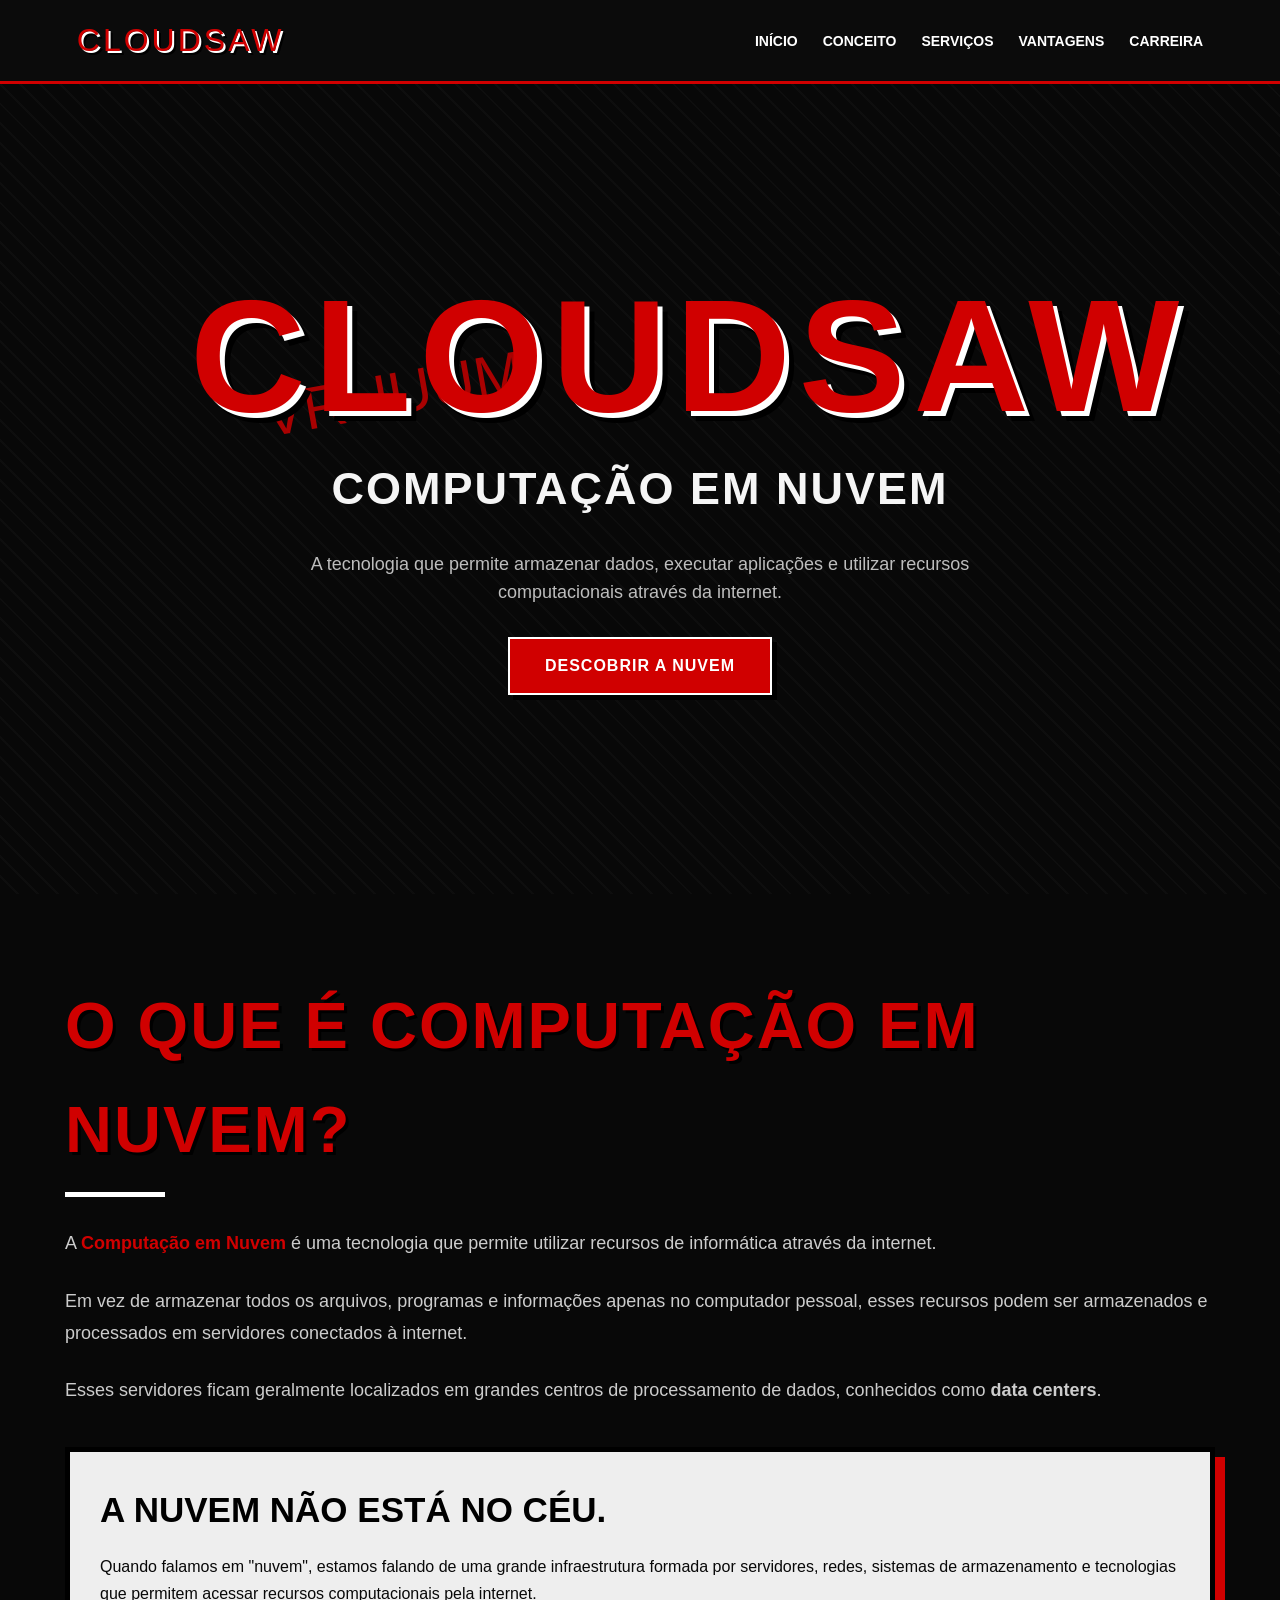
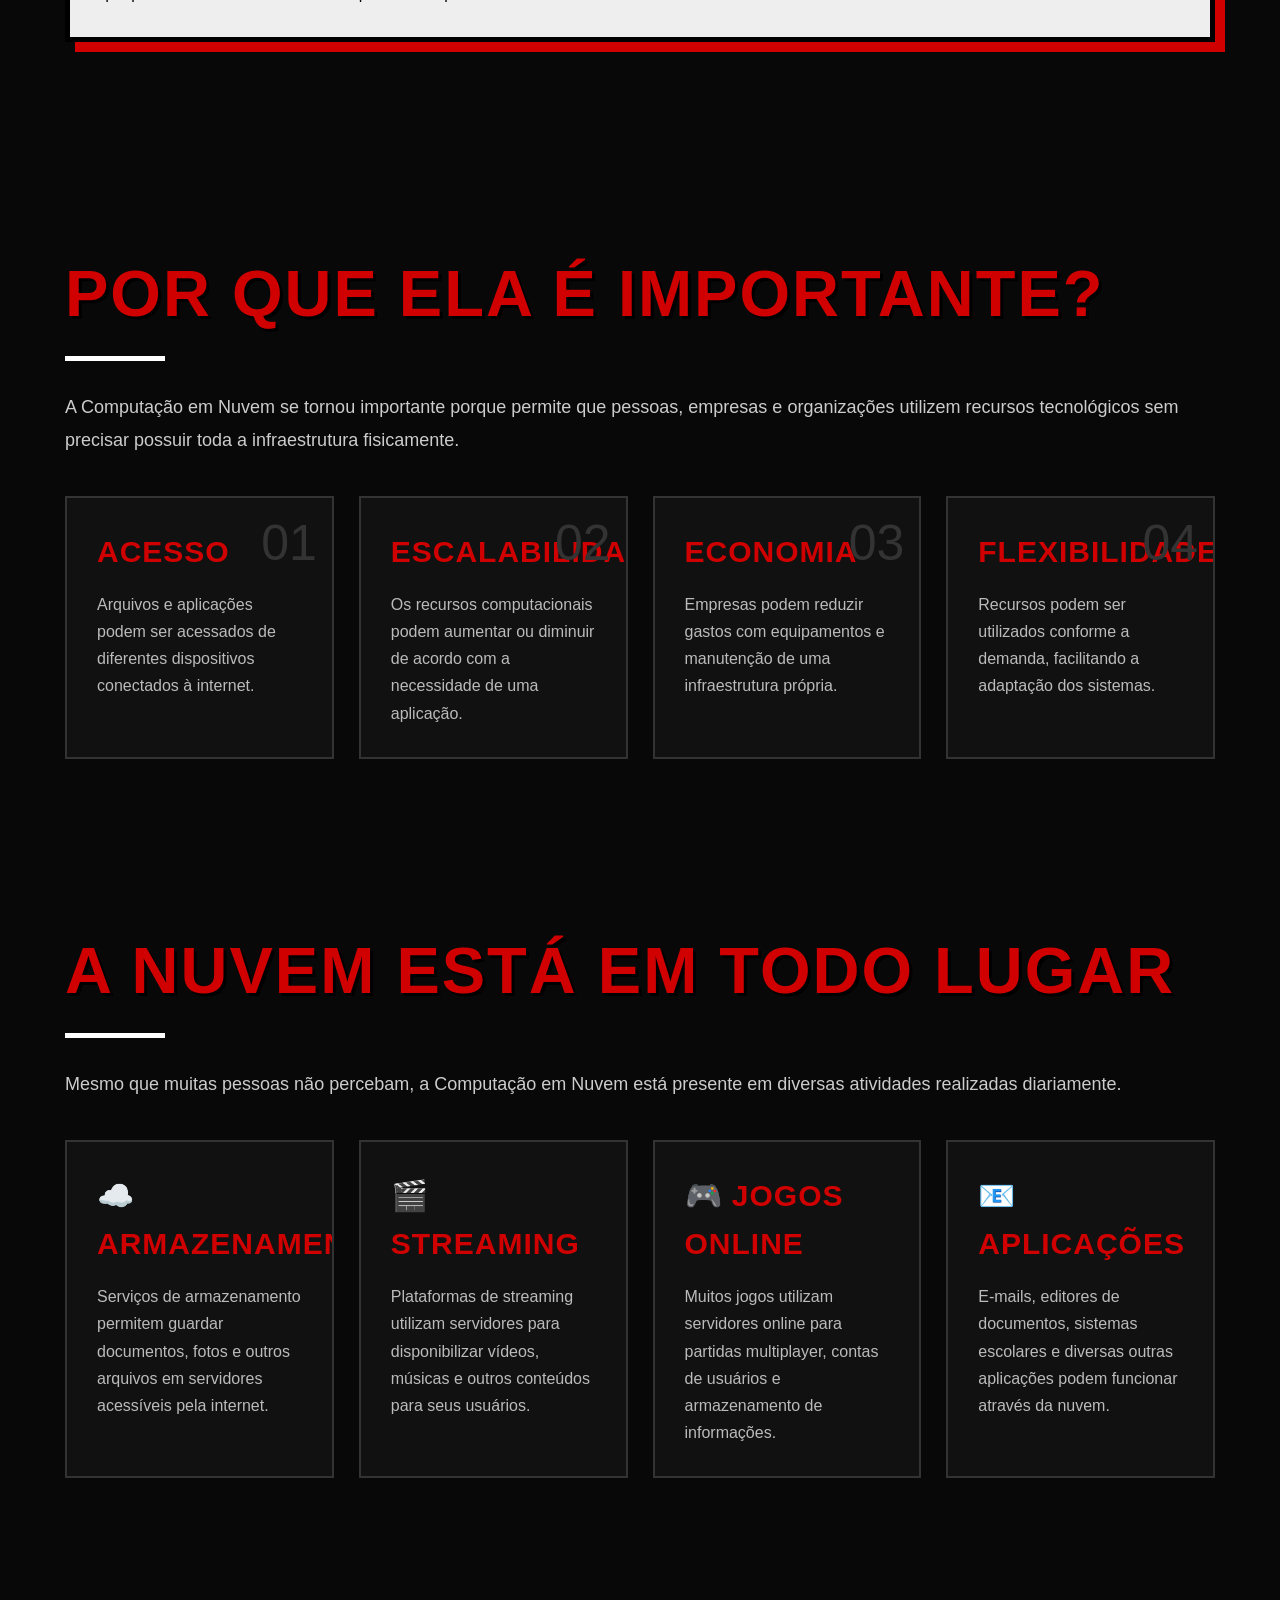
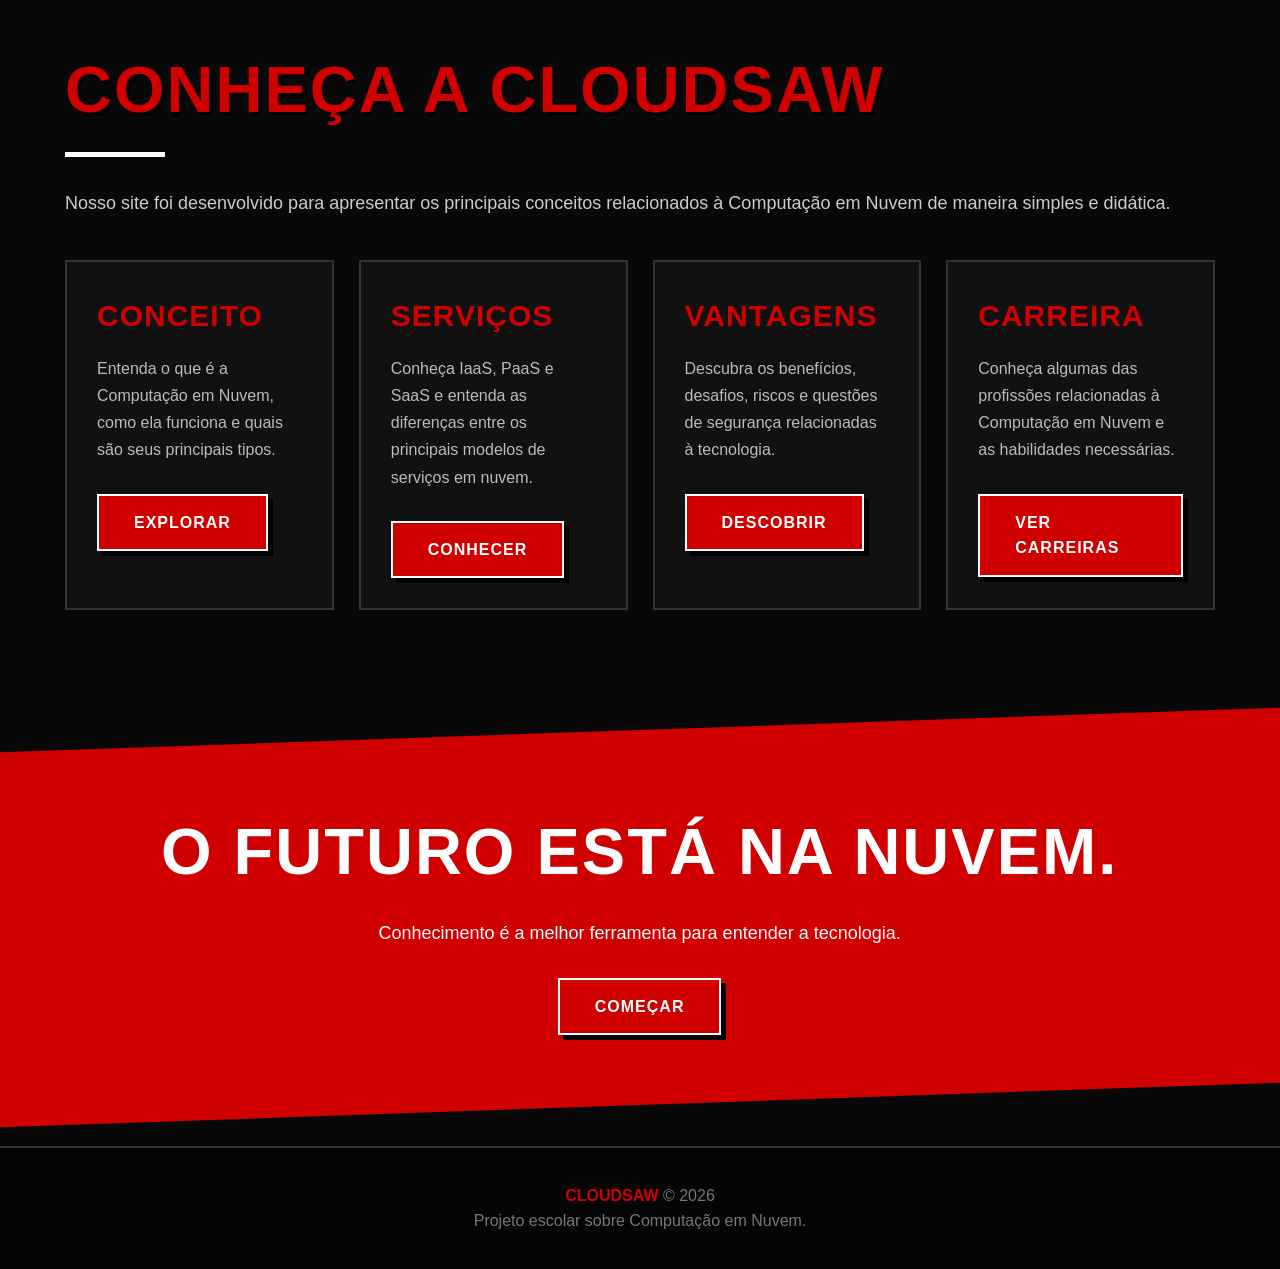
<file: Interfaces-Web/3-bimestre/CLOUDSAW/index.html>
<!DOCTYPE html>
<html lang="pt-BR">

<head>

    <!-- =====================================================
         CONFIGURAÇÕES DA PÁGINA
         ===================================================== -->

    <meta charset="UTF-8">

    <meta name="viewport"
          content="width=device-width, initial-scale=1.0">

    <meta name="description"
          content="CLOUDSAW - Site educativo sobre Computação em Nuvem">

    <title>CLOUDSAW | Computação em Nuvem</title>

    <!-- CSS -->
    <link rel="stylesheet" href="style.css">

</head>


<body>


    <!-- =====================================================
         MENU DE NAVEGAÇÃO
         ===================================================== -->

    <header>

        <nav>

            <!-- LOGO -->

            <a href="index.html" class="logo">
                CLOUDSAW
            </a>


            <!-- LINKS -->

            <ul>

                <li>
                    <a href="index.html">
                        Início
                    </a>
                </li>

                <li>
                    <a href="conceito.html">
                        Conceito
                    </a>
                </li>

                <li>
                    <a href="servicos.html">
                        Serviços
                    </a>
                </li>

                <li>
                    <a href="vantagens.html">
                        Vantagens
                    </a>
                </li>

                <li>
                    <a href="carreira.html">
                        Carreira
                    </a>
                </li>

            </ul>

        </nav>

    </header>



    <!-- =====================================================
         CAPA / HERO
         ===================================================== -->

    <main>

        <section class="hero">

            <div class="hero-content">

                <!-- ONOMATOPEIA DECORATIVA -->

                <span class="onomatopeia"
                      style="top: 15%; left: 8%;">
                    VRUUUM!
                </span>


                <!-- TÍTULO -->

                <h1 class="glitch">
                    CLOUDSAW
                </h1>


                <h2>
                    Computação em Nuvem
                </h2>


                <p>

                    A tecnologia que permite armazenar dados,
                    executar aplicações e utilizar recursos
                    computacionais através da internet.

                </p>


                <!-- BOTÃO -->

                <a href="conceito.html" class="btn">
                    Descobrir a Nuvem
                </a>

            </div>

        </section>



        <!-- =================================================
             INTRODUÇÃO
             ================================================= -->

        <section class="container">

            <h2 class="title">
                O que é Computação em Nuvem?
            </h2>


            <p class="text">

                A <span class="highlight">
                Computação em Nuvem
                </span>
                é uma tecnologia que permite utilizar
                recursos de informática através da internet.

            </p>


            <p class="text">

                Em vez de armazenar todos os arquivos,
                programas e informações apenas no computador
                pessoal, esses recursos podem ser armazenados
                e processados em servidores conectados à internet.

            </p>


            <p class="text">

                Esses servidores ficam geralmente localizados
                em grandes centros de processamento de dados,
                conhecidos como <strong>data centers</strong>.

            </p>


            <!-- PAINEL -->

            <div class="manga-panel">

                <h3>
                    A NUVEM NÃO ESTÁ NO CÉU.
                </h3>

                <p>

                    Quando falamos em "nuvem", estamos falando
                    de uma grande infraestrutura formada por
                    servidores, redes, sistemas de armazenamento
                    e tecnologias que permitem acessar recursos
                    computacionais pela internet.

                </p>

            </div>

        </section>



        <!-- =================================================
             POR QUE A NUVEM É IMPORTANTE?
             ================================================= -->

        <section class="container">

            <h2 class="title">
                Por que ela é importante?
            </h2>


            <p class="text">

                A Computação em Nuvem se tornou importante
                porque permite que pessoas, empresas e
                organizações utilizem recursos tecnológicos
                sem precisar possuir toda a infraestrutura
                fisicamente.

            </p>


            <div class="cards">


                <!-- CARD 1 -->

                <div class="card">

                    <span class="card-number">
                        01
                    </span>

                    <h3>
                        Acesso
                    </h3>

                    <p>

                        Arquivos e aplicações podem ser
                        acessados de diferentes dispositivos
                        conectados à internet.

                    </p>

                </div>


                <!-- CARD 2 -->

                <div class="card">

                    <span class="card-number">
                        02
                    </span>

                    <h3>
                        Escalabilidade
                    </h3>

                    <p>

                        Os recursos computacionais podem
                        aumentar ou diminuir de acordo com
                        a necessidade de uma aplicação.

                    </p>

                </div>


                <!-- CARD 3 -->

                <div class="card">

                    <span class="card-number">
                        03
                    </span>

                    <h3>
                        Economia
                    </h3>

                    <p>

                        Empresas podem reduzir gastos com
                        equipamentos e manutenção de uma
                        infraestrutura própria.

                    </p>

                </div>


                <!-- CARD 4 -->

                <div class="card">

                    <span class="card-number">
                        04
                    </span>

                    <h3>
                        Flexibilidade
                    </h3>

                    <p>

                        Recursos podem ser utilizados
                        conforme a demanda, facilitando
                        a adaptação dos sistemas.

                    </p>

                </div>

            </div>

        </section>



        <!-- =================================================
             EXEMPLOS DO COTIDIANO
             ================================================= -->

        <section class="container">

            <h2 class="title">
                A nuvem está em todo lugar
            </h2>


            <p class="text">

                Mesmo que muitas pessoas não percebam,
                a Computação em Nuvem está presente em
                diversas atividades realizadas diariamente.

            </p>


            <div class="cards">


                <div class="card">

                    <h3>
                        ☁️ Armazenamento
                    </h3>

                    <p>

                        Serviços de armazenamento permitem
                        guardar documentos, fotos e outros
                        arquivos em servidores acessíveis
                        pela internet.

                    </p>

                </div>


                <div class="card">

                    <h3>
                        🎬 Streaming
                    </h3>

                    <p>

                        Plataformas de streaming utilizam
                        servidores para disponibilizar
                        vídeos, músicas e outros conteúdos
                        para seus usuários.

                    </p>

                </div>


                <div class="card">

                    <h3>
                        🎮 Jogos Online
                    </h3>

                    <p>

                        Muitos jogos utilizam servidores
                        online para partidas multiplayer,
                        contas de usuários e armazenamento
                        de informações.

                    </p>

                </div>


                <div class="card">

                    <h3>
                        📧 Aplicações
                    </h3>

                    <p>

                        E-mails, editores de documentos,
                        sistemas escolares e diversas
                        outras aplicações podem funcionar
                        através da nuvem.

                    </p>

                </div>

            </div>

        </section>



        <!-- =================================================
             COMO O SITE ESTÁ ORGANIZADO
             ================================================= -->

        <section class="container">

            <h2 class="title">
                Conheça a CLOUDSAW
            </h2>


            <p class="text">

                Nosso site foi desenvolvido para apresentar
                os principais conceitos relacionados à
                Computação em Nuvem de maneira simples
                e didática.

            </p>


            <div class="cards">


                <div class="card">

                    <h3>
                        Conceito
                    </h3>

                    <p>

                        Entenda o que é a Computação em Nuvem,
                        como ela funciona e quais são seus
                        principais tipos.

                    </p>

                    <a href="conceito.html"
                       class="btn">

                        Explorar

                    </a>

                </div>


                <div class="card">

                    <h3>
                        Serviços
                    </h3>

                    <p>

                        Conheça IaaS, PaaS e SaaS e entenda
                        as diferenças entre os principais
                        modelos de serviços em nuvem.

                    </p>

                    <a href="servicos.html"
                       class="btn">

                        Conhecer

                    </a>

                </div>


                <div class="card">

                    <h3>
                        Vantagens
                    </h3>

                    <p>

                        Descubra os benefícios, desafios,
                        riscos e questões de segurança
                        relacionadas à tecnologia.

                    </p>

                    <a href="vantagens.html"
                       class="btn">

                        Descobrir

                    </a>

                </div>


                <div class="card">

                    <h3>
                        Carreira
                    </h3>

                    <p>

                        Conheça algumas das profissões
                        relacionadas à Computação em Nuvem
                        e as habilidades necessárias.

                    </p>

                    <a href="carreira.html"
                       class="btn">

                        Ver carreiras

                    </a>

                </div>

            </div>

        </section>



        <!-- =================================================
             BANNER FINAL
             ================================================= -->

        <section class="banner">

            <div class="banner-content">

                <h2>
                    O FUTURO ESTÁ NA NUVEM.
                </h2>

                <p>

                    Conhecimento é a melhor ferramenta
                    para entender a tecnologia.

                </p>

                <a href="conceito.html"
                   class="btn">

                    Começar

                </a>

            </div>

        </section>

    </main>



    <!-- =====================================================
         RODAPÉ
         ===================================================== -->

    <footer>

        <p>

            <strong>CLOUDSAW</strong>
            © 2026

        </p>

        <p>

            Projeto escolar sobre
            Computação em Nuvem.

        </p>

    </footer>


</body>

</html>
</file>
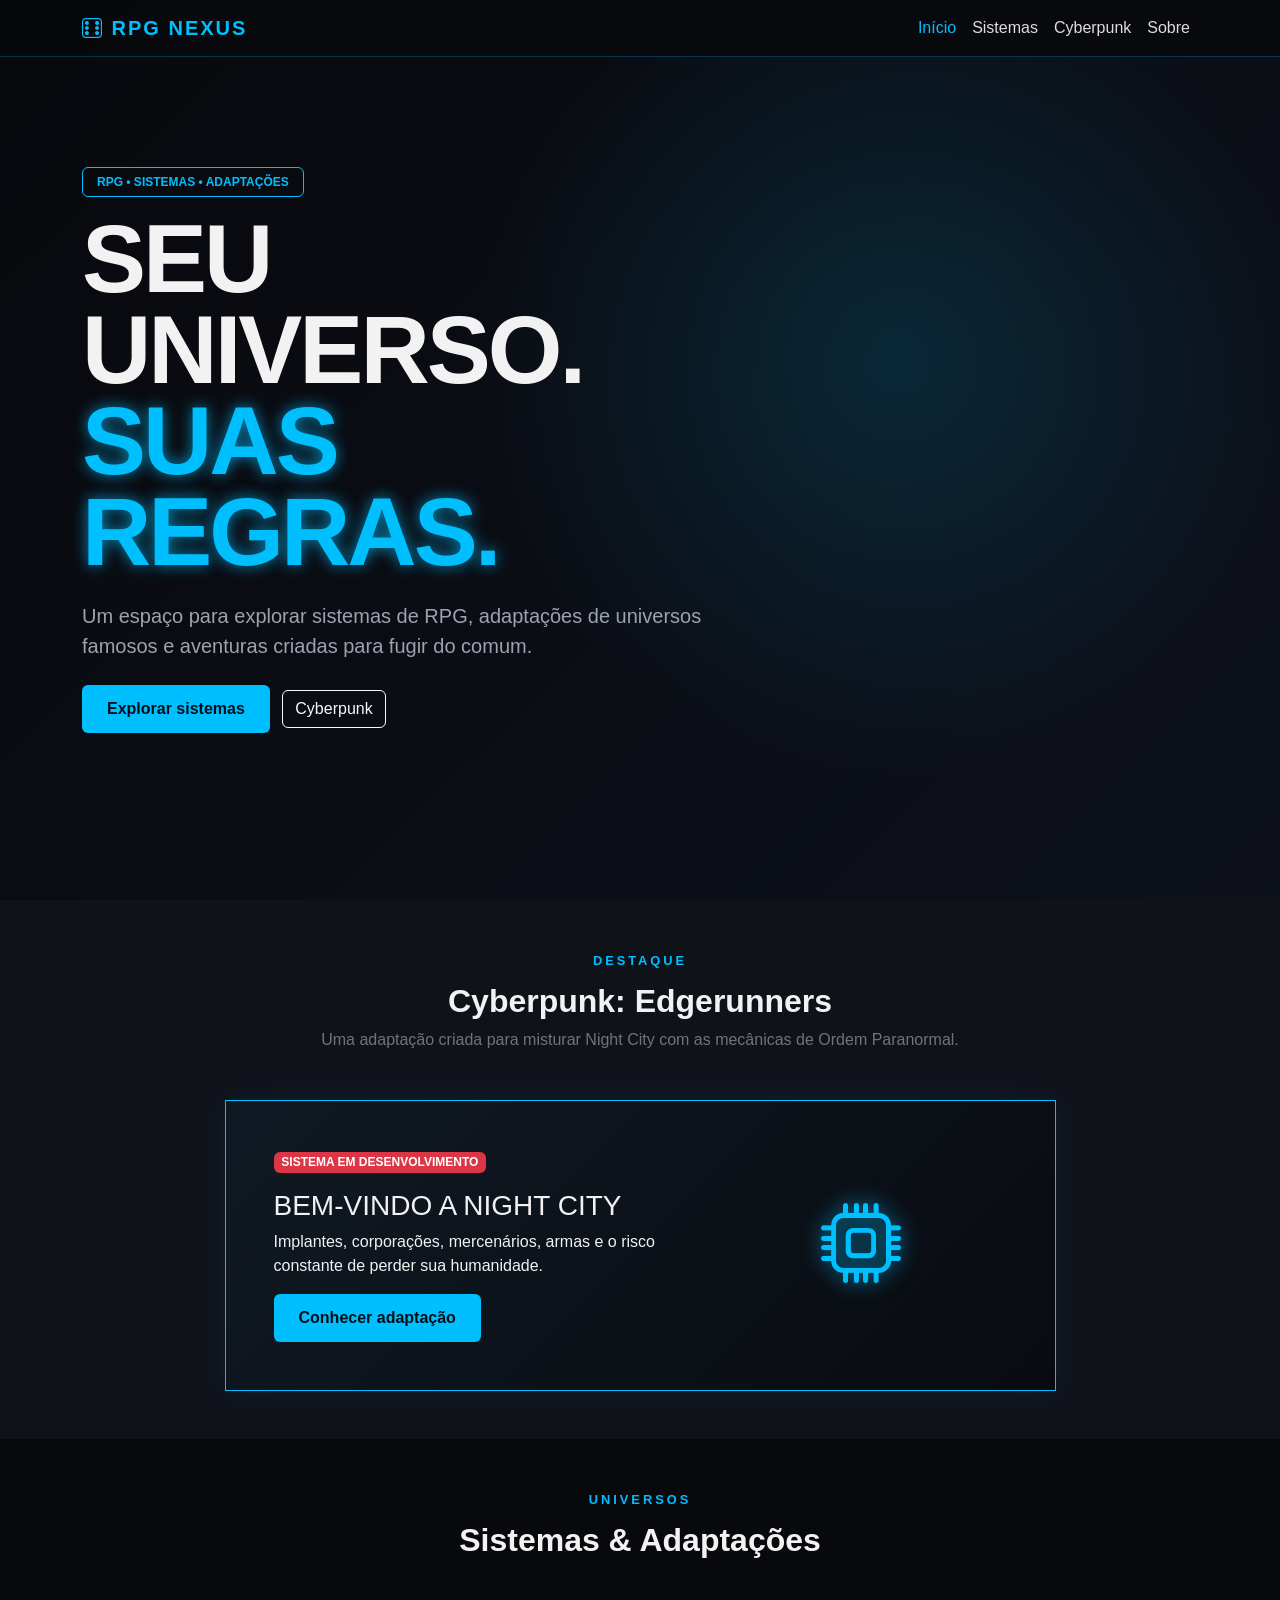
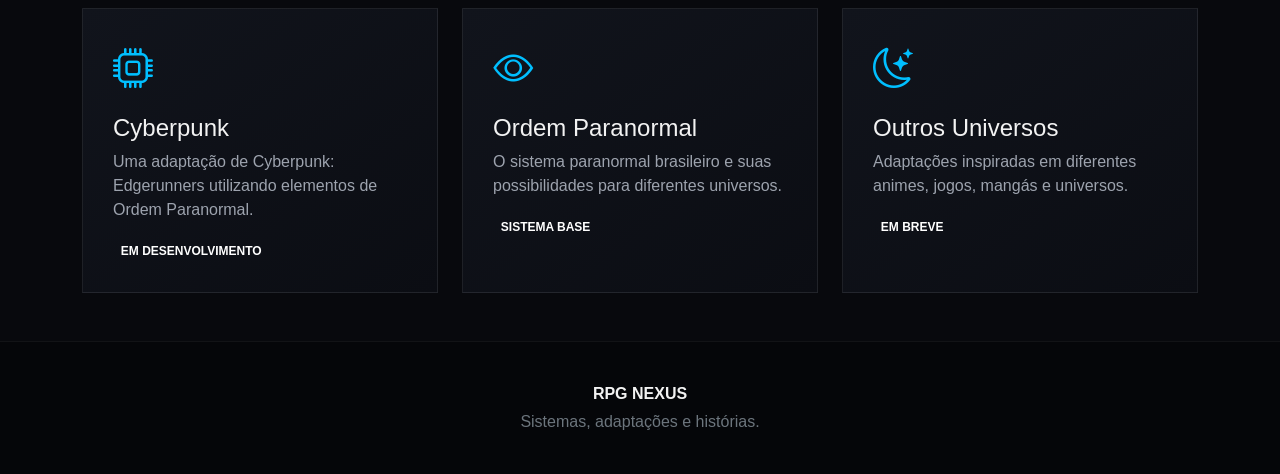
<file: Interfaces-Web/3-bimestre/RPG-NEXUS/index.html>
<!DOCTYPE html>
<html lang="pt-BR">
<head>
    <meta charset="UTF-8">
    <meta name="viewport" content="width=device-width, initial-scale=1.0">

    <title>RPG Nexus | Sistemas & Aventuras</title>

    <!-- Bootstrap -->
    <link 
        href="https://cdn.jsdelivr.net/npm/bootstrap@5.3.3/dist/css/bootstrap.min.css" 
        rel="stylesheet"
    >

    <!-- Bootstrap Icons -->
    <link 
        rel="stylesheet" 
        href="https://cdn.jsdelivr.net/npm/bootstrap-icons@1.11.3/font/bootstrap-icons.min.css"
    >

    <!-- CSS próprio -->
    <link rel="stylesheet" href="css/style.css">
</head>

<body>

<!-- NAVBAR -->
<nav class="navbar navbar-expand-lg navbar-dark fixed-top">
    <div class="container">

        <a class="navbar-brand fw-bold" href="index.html">
            <i class="bi bi-dice-6"></i> RPG NEXUS
        </a>

        <button 
            class="navbar-toggler" 
            type="button" 
            data-bs-toggle="collapse" 
            data-bs-target="#menu"
        >
            <span class="navbar-toggler-icon"></span>
        </button>

        <div class="collapse navbar-collapse" id="menu">

            <ul class="navbar-nav ms-auto">

                <li class="nav-item">
                    <a class="nav-link active" href="index.html">
                        Início
                    </a>
                </li>

                <li class="nav-item">
                    <a class="nav-link" href="sistemas.html">
                        Sistemas
                    </a>
                </li>

                <li class="nav-item">
                    <a class="nav-link" href="cyberpunk.html">
                        Cyberpunk
                    </a>
                </li>

                <li class="nav-item">
                    <a class="nav-link" href="sobre.html">
                        Sobre
                    </a>
                </li>

            </ul>

        </div>
    </div>
</nav>


<!-- HERO -->
<header class="hero">

    <div class="container">

        <div class="row align-items-center min-vh-100">

            <div class="col-lg-7">

                <span class="badge cyber-badge mb-3">
                    RPG • SISTEMAS • ADAPTAÇÕES
                </span>

                <h1>
                    SEU UNIVERSO.
                    <span>SUAS REGRAS.</span>
                </h1>

                <p class="lead mt-4">
                    Um espaço para explorar sistemas de RPG,
                    adaptações de universos famosos e aventuras
                    criadas para fugir do comum.
                </p>

                <div class="mt-4">

                    <a href="sistemas.html" class="btn btn-neon me-2">
                        Explorar sistemas
                    </a>

                    <a href="cyberpunk.html" class="btn btn-outline-light">
                        Cyberpunk
                    </a>

                </div>

            </div>

        </div>

    </div>

</header>


<!-- DESTAQUE -->
<section class="section-dark py-5">

    <div class="container">

        <div class="text-center mb-5">

            <span class="section-tag">
                DESTAQUE
            </span>

            <h2 class="section-title">
                Cyberpunk: Edgerunners
            </h2>

            <p class="text-secondary">
                Uma adaptação criada para misturar Night City
                com as mecânicas de Ordem Paranormal.
            </p>

        </div>


        <div class="row justify-content-center">

            <div class="col-lg-9">

                <div class="cyber-card p-4 p-lg-5">

                    <div class="row align-items-center">

                        <div class="col-md-7">

                            <span class="badge bg-danger mb-3">
                                SISTEMA EM DESENVOLVIMENTO
                            </span>

                            <h3>
                                BEM-VINDO A NIGHT CITY
                            </h3>

                            <p>
                                Implantes, corporações, mercenários,
                                armas e o risco constante de perder
                                sua humanidade.
                            </p>

                            <a 
                                href="cyberpunk.html" 
                                class="btn btn-neon"
                            >
                                Conhecer adaptação
                            </a>

                        </div>

                        <div class="col-md-5 text-center mt-4 mt-md-0">

                            <i class="bi bi-cpu display-1 neon-icon"></i>

                        </div>

                    </div>

                </div>

            </div>

        </div>

    </div>

</section>


<!-- SISTEMAS -->
<section class="py-5">

    <div class="container">

        <div class="text-center mb-5">

            <span class="section-tag">
                UNIVERSOS
            </span>

            <h2 class="section-title">
                Sistemas & Adaptações
            </h2>

        </div>


        <div class="row g-4">


            <!-- CARD 1 -->
            <div class="col-md-6 col-lg-4">

                <div class="system-card h-100">

                    <div class="card-icon">
                        <i class="bi bi-cpu"></i>
                    </div>

                    <h4>
                        Cyberpunk
                    </h4>

                    <p>
                        Uma adaptação de Cyberpunk: Edgerunners
                        utilizando elementos de Ordem Paranormal.
                    </p>

                    <span class="badge">
                        EM DESENVOLVIMENTO
                    </span>

                </div>

            </div>


            <!-- CARD 2 -->
            <div class="col-md-6 col-lg-4">

                <div class="system-card h-100">

                    <div class="card-icon">
                        <i class="bi bi-eye"></i>
                    </div>

                    <h4>
                        Ordem Paranormal
                    </h4>

                    <p>
                        O sistema paranormal brasileiro e suas
                        possibilidades para diferentes universos.
                    </p>

                    <span class="badge">
                        SISTEMA BASE
                    </span>

                </div>

            </div>


            <!-- CARD 3 -->
            <div class="col-md-6 col-lg-4">

                <div class="system-card h-100">

                    <div class="card-icon">
                        <i class="bi bi-moon-stars"></i>
                    </div>

                    <h4>
                        Outros Universos
                    </h4>

                    <p>
                        Adaptações inspiradas em diferentes
                        animes, jogos, mangás e universos.
                    </p>

                    <span class="badge">
                        EM BREVE
                    </span>

                </div>

            </div>


        </div>

    </div>

</section>


<!-- FOOTER -->
<footer>

    <div class="container text-center">

        <p class="mb-1">
            <strong>RPG NEXUS</strong>
        </p>

        <p class="text-secondary mb-0">
            Sistemas, adaptações e histórias.
        </p>

    </div>

</footer>


<!-- Bootstrap JS -->
<script 
    src="https://cdn.jsdelivr.net/npm/bootstrap@5.3.3/dist/js/bootstrap.bundle.min.js">
</script>

<script src="js/script.js"></script>

</body>
</html>
</file>
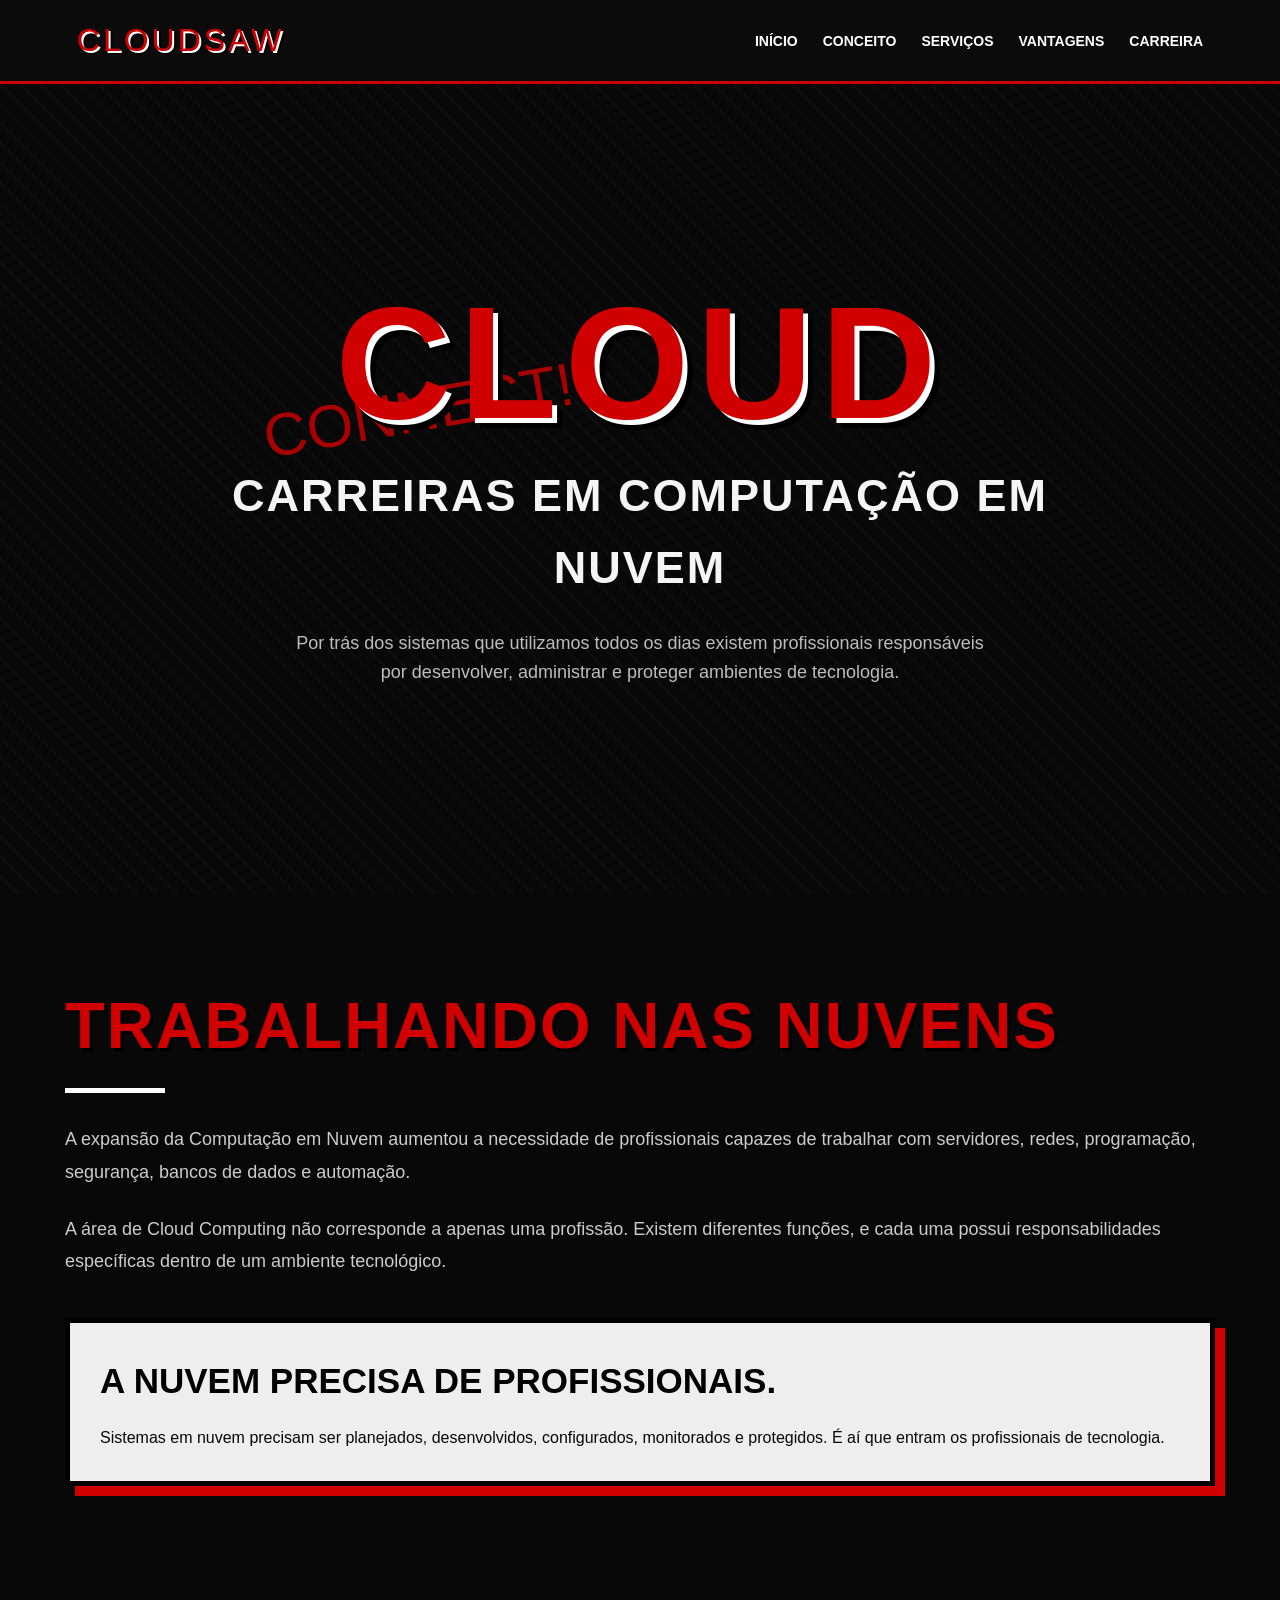
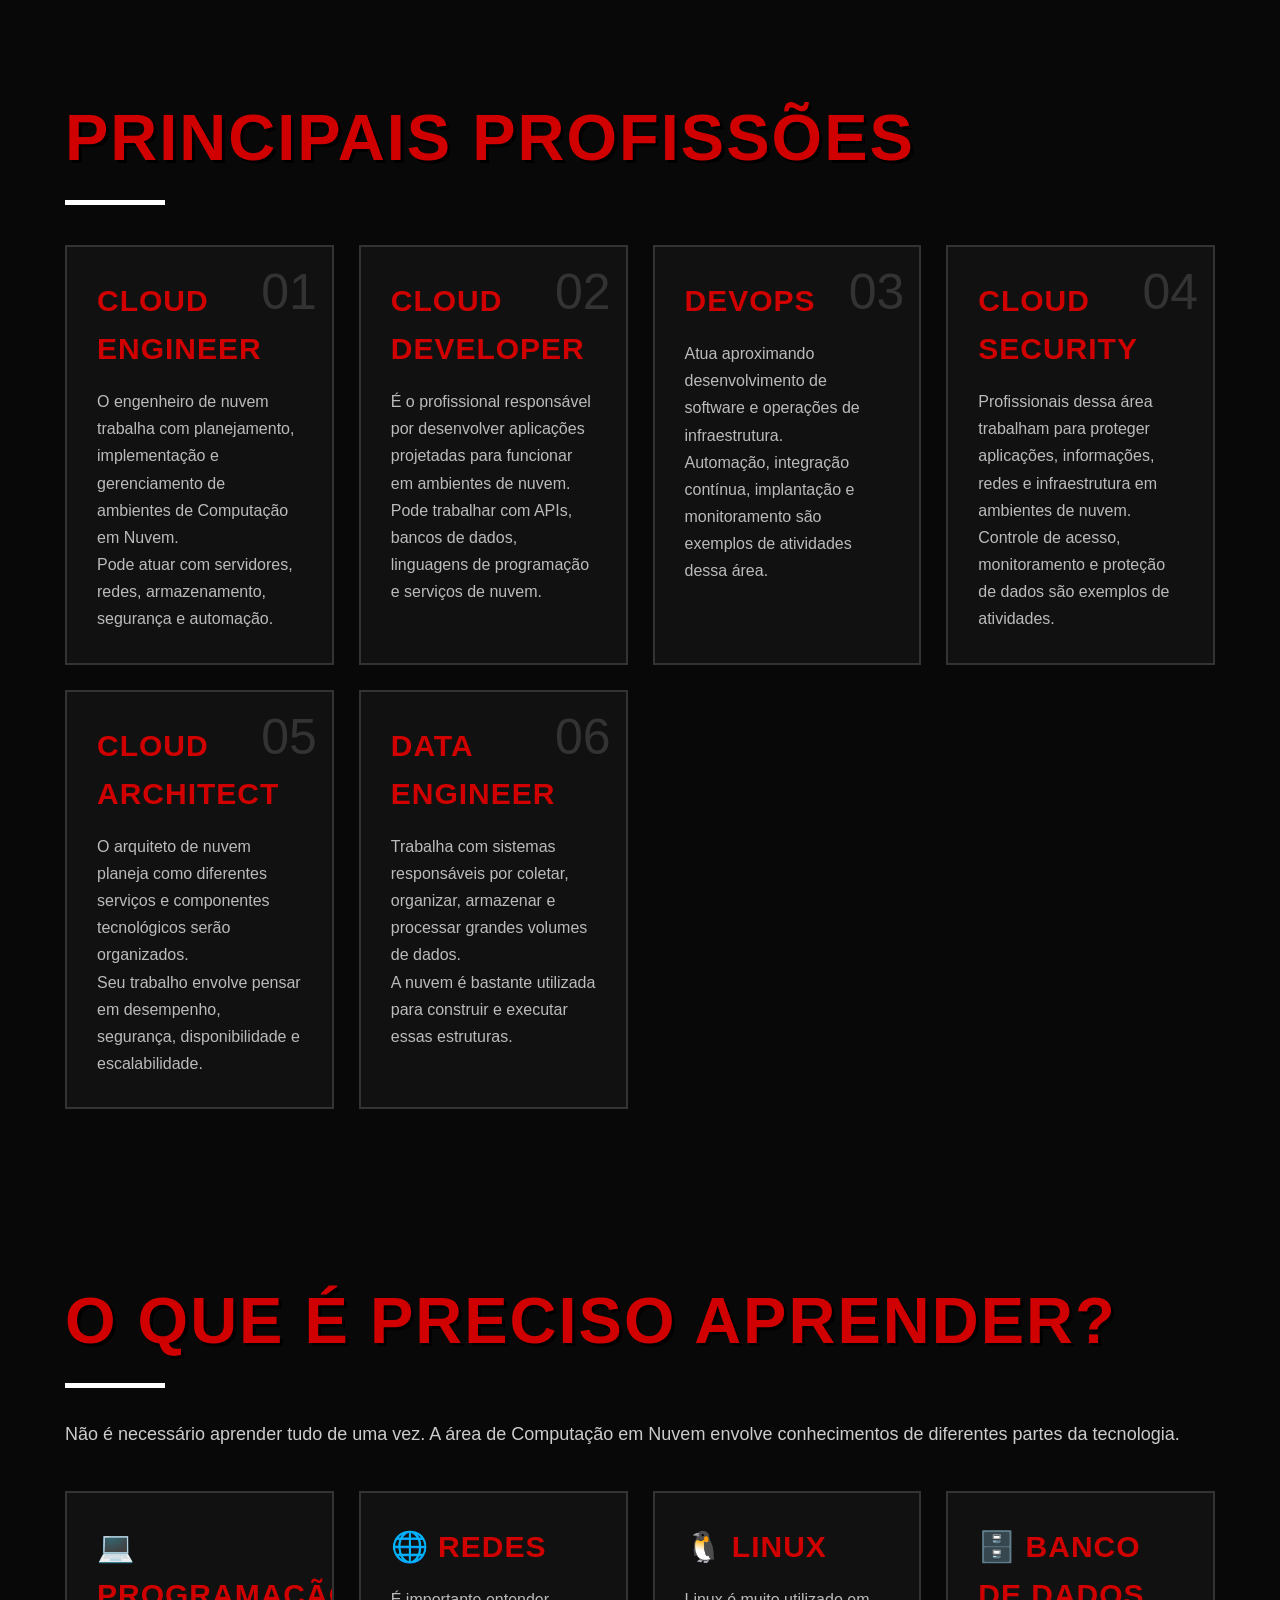
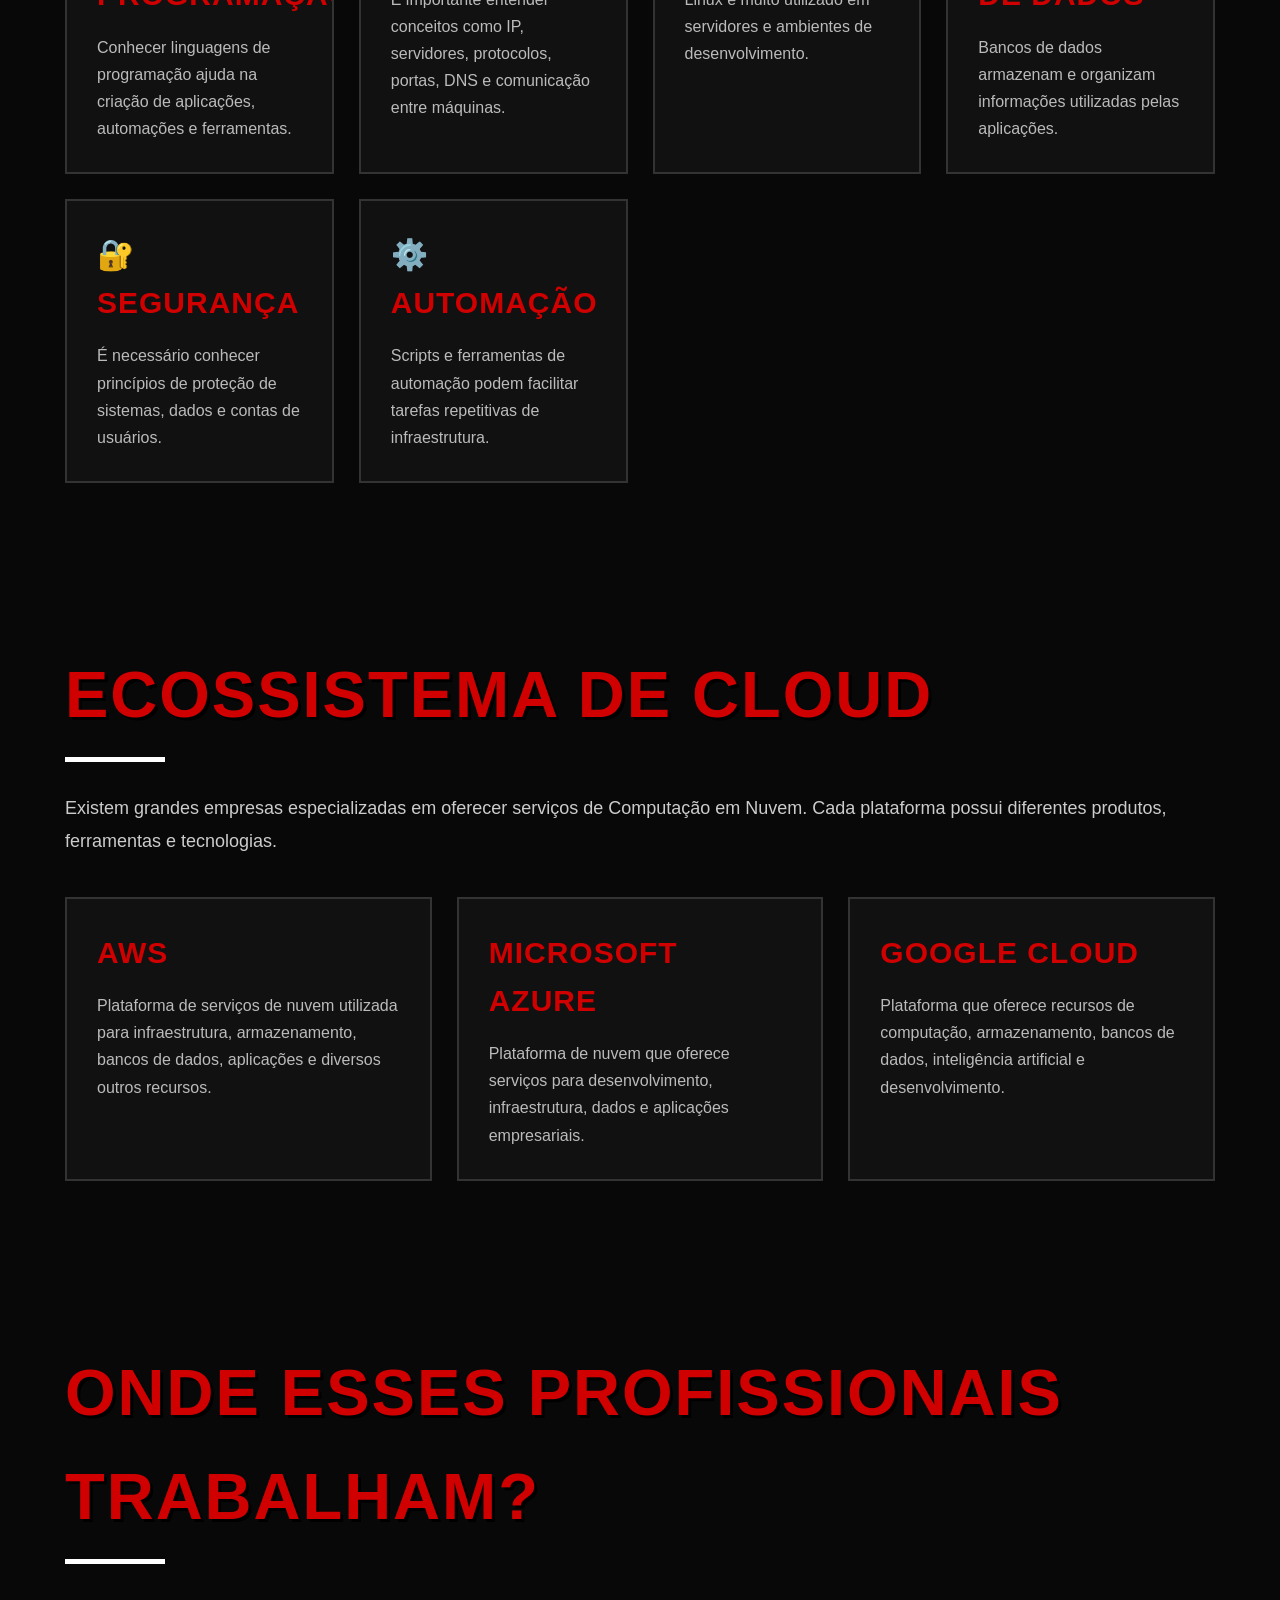
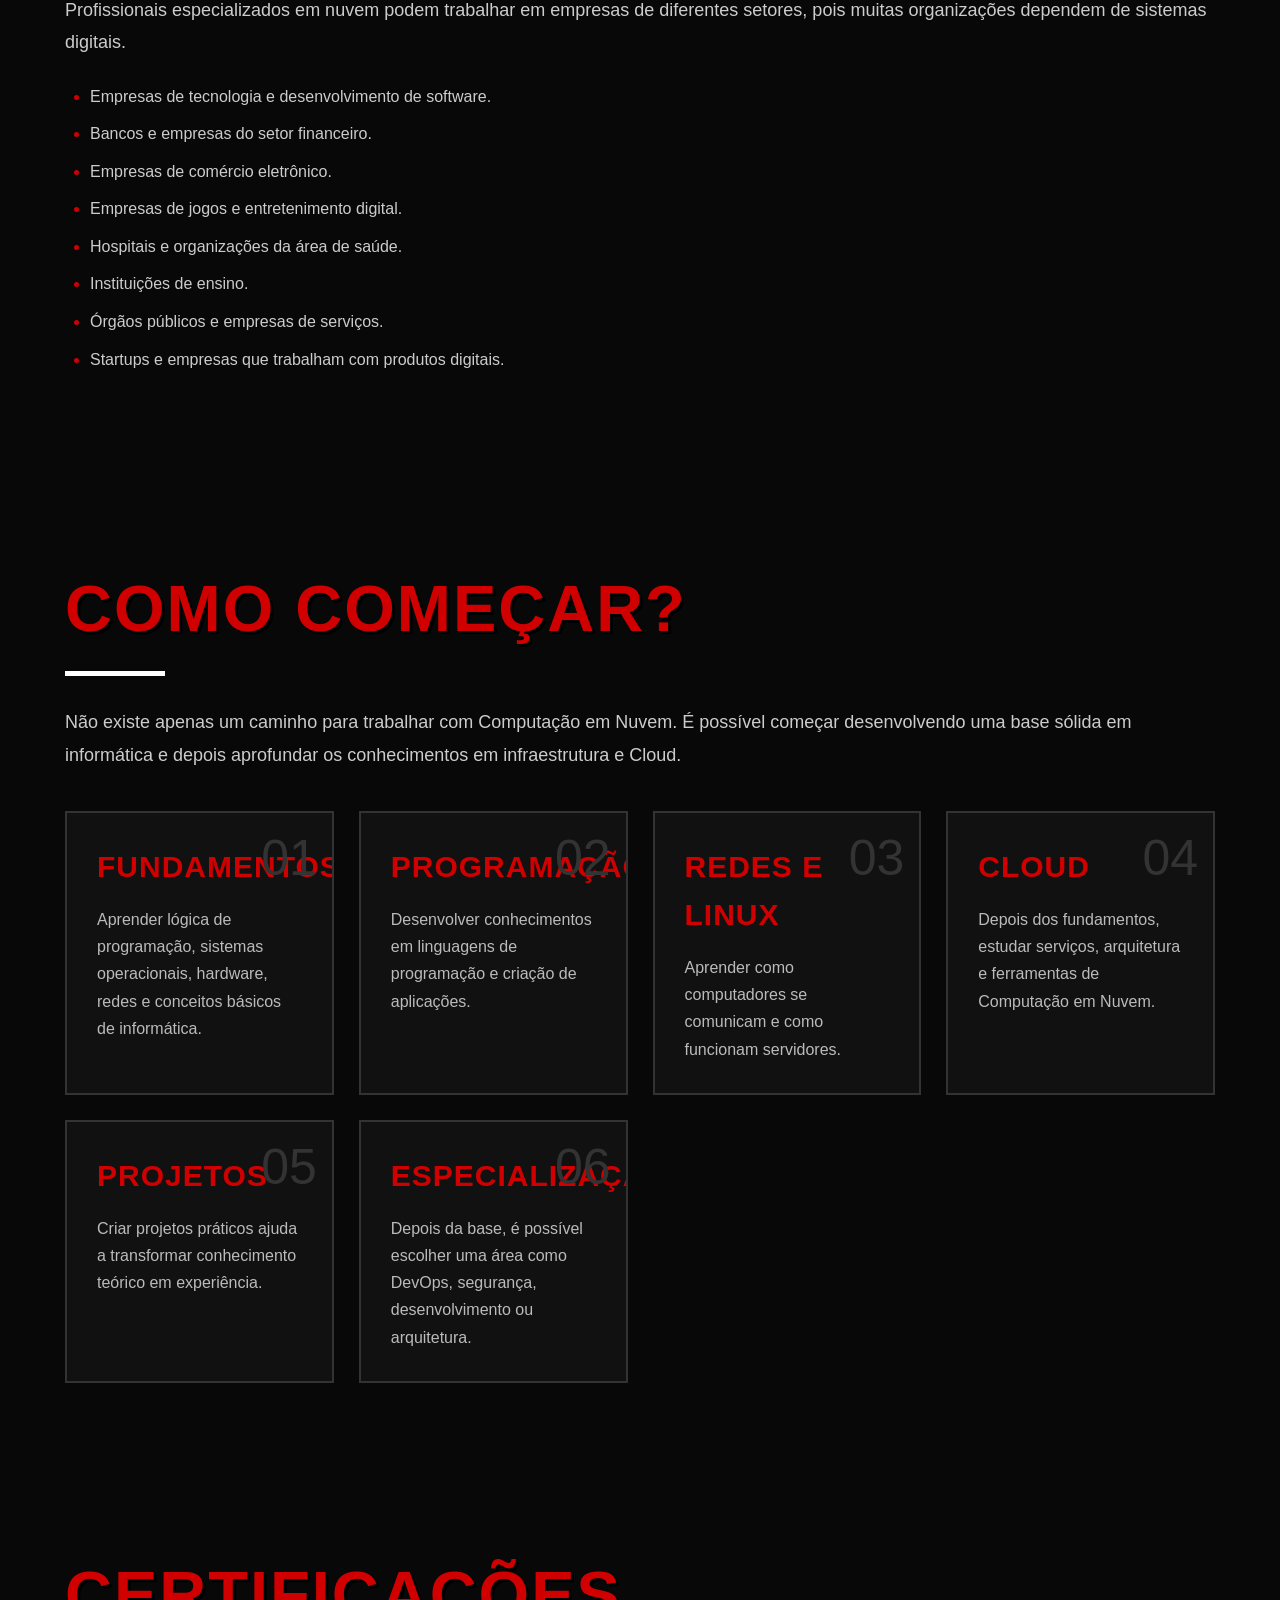
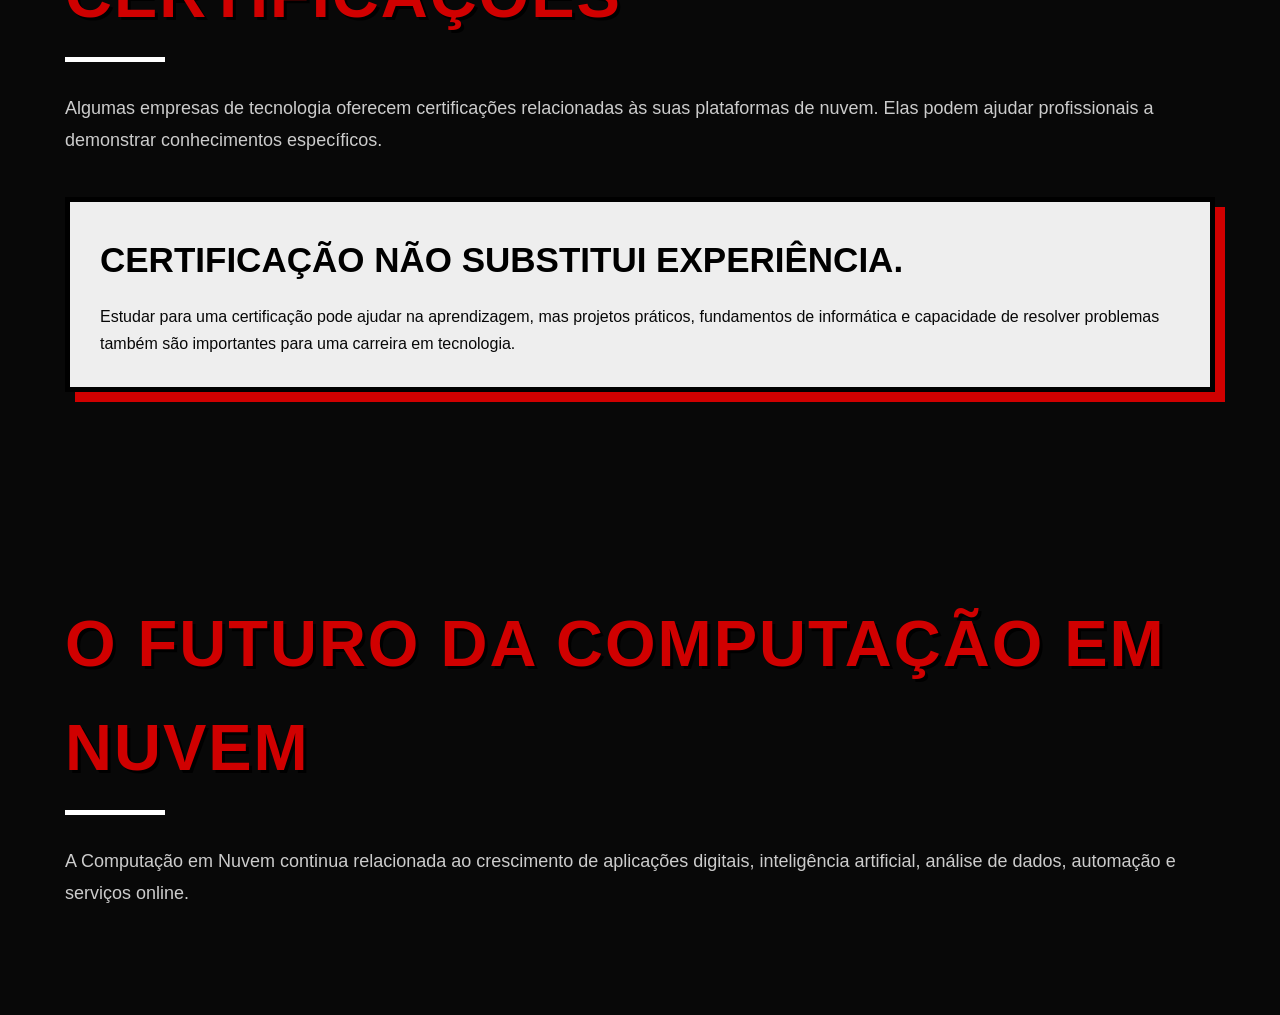
<file: Interfaces-Web/3-bimestre/CLOUDSAW/carreira.html>
<!DOCTYPE html>
<html lang="pt-BR">

<head>

    <!-- =====================================================
         CONFIGURAÇÕES DA PÁGINA
         ===================================================== -->

    <meta charset="UTF-8">

    <meta name="viewport"
          content="width=device-width, initial-scale=1.0">

    <meta name="description"
          content="Conheça as principais profissões e habilidades relacionadas à Computação em Nuvem.">

    <title>Carreira | CLOUDSAW</title>

    <link rel="stylesheet" href="style.css">

</head>


<body>


    <!-- =====================================================
         MENU DE NAVEGAÇÃO
         ===================================================== -->

    <header>

        <nav>

            <a href="index.html" class="logo">
                CLOUDSAW
            </a>


            <ul>

                <li>
                    <a href="index.html">
                        Início
                    </a>
                </li>

                <li>
                    <a href="conceito.html">
                        Conceito
                    </a>
                </li>

                <li>
                    <a href="servicos.html">
                        Serviços
                    </a>
                </li>

                <li>
                    <a href="vantagens.html">
                        Vantagens
                    </a>
                </li>

                <li>
                    <a href="carreira.html">
                        Carreira
                    </a>
                </li>

            </ul>

        </nav>

    </header>



    <!-- =====================================================
         CONTEÚDO PRINCIPAL
         ===================================================== -->

    <main>


        <!-- =================================================
             HERO
             ================================================= -->

        <section class="hero">

            <div class="hero-content">

                <span class="onomatopeia"
                      style="top: 18%; left: 8%;">
                    CONNECT!
                </span>


                <h1 class="glitch">
                    CLOUD
                </h1>


                <h2>
                    Carreiras em Computação em Nuvem
                </h2>


                <p>

                    Por trás dos sistemas que utilizamos
                    todos os dias existem profissionais
                    responsáveis por desenvolver, administrar
                    e proteger ambientes de tecnologia.

                </p>

            </div>

        </section>



        <!-- =================================================
             INTRODUÇÃO
             ================================================= -->

        <section class="container">

            <h2 class="title">
                Trabalhando nas nuvens
            </h2>


            <p class="text">

                A expansão da Computação em Nuvem aumentou
                a necessidade de profissionais capazes de
                trabalhar com servidores, redes, programação,
                segurança, bancos de dados e automação.

            </p>


            <p class="text">

                A área de Cloud Computing não corresponde a
                apenas uma profissão.

                Existem diferentes funções, e cada uma possui
                responsabilidades específicas dentro de um
                ambiente tecnológico.

            </p>


            <div class="manga-panel">

                <h3>
                    A NUVEM PRECISA DE PROFISSIONAIS.
                </h3>

                <p>

                    Sistemas em nuvem precisam ser planejados,
                    desenvolvidos, configurados, monitorados
                    e protegidos.

                    É aí que entram os profissionais de
                    tecnologia.

                </p>

            </div>

        </section>



        <!-- =================================================
             PROFISSÕES
             ================================================= -->

        <section class="container">

            <h2 class="title">
                Principais profissões
            </h2>


            <div class="cards">


                <!-- CLOUD ENGINEER -->

                <div class="card">

                    <span class="card-number">
                        01
                    </span>

                    <h3>
                        Cloud Engineer
                    </h3>

                    <p>

                        O engenheiro de nuvem trabalha com
                        planejamento, implementação e
                        gerenciamento de ambientes de
                        Computação em Nuvem.

                    </p>

                    <p>

                        Pode atuar com servidores, redes,
                        armazenamento, segurança e
                        automação.

                    </p>

                </div>



                <!-- CLOUD DEVELOPER -->

                <div class="card">

                    <span class="card-number">
                        02
                    </span>

                    <h3>
                        Cloud Developer
                    </h3>

                    <p>

                        É o profissional responsável por
                        desenvolver aplicações projetadas
                        para funcionar em ambientes de nuvem.

                    </p>

                    <p>

                        Pode trabalhar com APIs, bancos de
                        dados, linguagens de programação
                        e serviços de nuvem.

                    </p>

                </div>



                <!-- DEVOPS -->

                <div class="card">

                    <span class="card-number">
                        03
                    </span>

                    <h3>
                        DevOps
                    </h3>

                    <p>

                        Atua aproximando desenvolvimento
                        de software e operações de infraestrutura.

                    </p>

                    <p>

                        Automação, integração contínua,
                        implantação e monitoramento são
                        exemplos de atividades dessa área.

                    </p>

                </div>



                <!-- CLOUD SECURITY -->

                <div class="card">

                    <span class="card-number">
                        04
                    </span>

                    <h3>
                        Cloud Security
                    </h3>

                    <p>

                        Profissionais dessa área trabalham
                        para proteger aplicações,
                        informações, redes e infraestrutura
                        em ambientes de nuvem.

                    </p>

                    <p>

                        Controle de acesso, monitoramento
                        e proteção de dados são exemplos
                        de atividades.

                    </p>

                </div>



                <!-- CLOUD ARCHITECT -->

                <div class="card">

                    <span class="card-number">
                        05
                    </span>

                    <h3>
                        Cloud Architect
                    </h3>

                    <p>

                        O arquiteto de nuvem planeja como
                        diferentes serviços e componentes
                        tecnológicos serão organizados.

                    </p>

                    <p>

                        Seu trabalho envolve pensar em
                        desempenho, segurança, disponibilidade
                        e escalabilidade.

                    </p>

                </div>



                <!-- DATA ENGINEER -->

                <div class="card">

                    <span class="card-number">
                        06
                    </span>

                    <h3>
                        Data Engineer
                    </h3>

                    <p>

                        Trabalha com sistemas responsáveis
                        por coletar, organizar, armazenar
                        e processar grandes volumes de dados.

                    </p>

                    <p>

                        A nuvem é bastante utilizada para
                        construir e executar essas estruturas.

                    </p>

                </div>

            </div>

        </section>



        <!-- =================================================
             HABILIDADES
             ================================================= -->

        <section class="container">

            <h2 class="title">
                O que é preciso aprender?
            </h2>


            <p class="text">

                Não é necessário aprender tudo de uma vez.
                A área de Computação em Nuvem envolve
                conhecimentos de diferentes partes da
                tecnologia.

            </p>


            <div class="cards">


                <div class="card">

                    <h3>
                        💻 Programação
                    </h3>

                    <p>

                        Conhecer linguagens de programação
                        ajuda na criação de aplicações,
                        automações e ferramentas.

                    </p>

                </div>


                <div class="card">

                    <h3>
                        🌐 Redes
                    </h3>

                    <p>

                        É importante entender conceitos como
                        IP, servidores, protocolos, portas,
                        DNS e comunicação entre máquinas.

                    </p>

                </div>


                <div class="card">

                    <h3>
                        🐧 Linux
                    </h3>

                    <p>

                        Linux é muito utilizado em servidores
                        e ambientes de desenvolvimento.

                    </p>

                </div>


                <div class="card">

                    <h3>
                        🗄️ Banco de dados
                    </h3>

                    <p>

                        Bancos de dados armazenam e organizam
                        informações utilizadas pelas aplicações.

                    </p>

                </div>


                <div class="card">

                    <h3>
                        🔐 Segurança
                    </h3>

                    <p>

                        É necessário conhecer princípios de
                        proteção de sistemas, dados e contas
                        de usuários.

                    </p>

                </div>


                <div class="card">

                    <h3>
                        ⚙️ Automação
                    </h3>

                    <p>

                        Scripts e ferramentas de automação
                        podem facilitar tarefas repetitivas
                        de infraestrutura.

                    </p>

                </div>

            </div>

        </section>



        <!-- =================================================
             PROVEDORES
             ================================================= -->

        <section class="container">

            <h2 class="title">
                Ecossistema de Cloud
            </h2>


            <p class="text">

                Existem grandes empresas especializadas
                em oferecer serviços de Computação em Nuvem.

                Cada plataforma possui diferentes produtos,
                ferramentas e tecnologias.

            </p>


            <div class="cards">


                <div class="card">

                    <h3>
                        AWS
                    </h3>

                    <p>

                        Plataforma de serviços de nuvem
                        utilizada para infraestrutura,
                        armazenamento, bancos de dados,
                        aplicações e diversos outros recursos.

                    </p>

                </div>


                <div class="card">

                    <h3>
                        Microsoft Azure
                    </h3>

                    <p>

                        Plataforma de nuvem que oferece
                        serviços para desenvolvimento,
                        infraestrutura, dados e aplicações
                        empresariais.

                    </p>

                </div>


                <div class="card">

                    <h3>
                        Google Cloud
                    </h3>

                    <p>

                        Plataforma que oferece recursos
                        de computação, armazenamento,
                        bancos de dados, inteligência
                        artificial e desenvolvimento.

                    </p>

                </div>

            </div>

        </section>



        <!-- =================================================
             ÁREAS DE ATUAÇÃO
             ================================================= -->

        <section class="container">

            <h2 class="title">
                Onde esses profissionais trabalham?
            </h2>


            <p class="text">

                Profissionais especializados em nuvem podem
                trabalhar em empresas de diferentes setores,
                pois muitas organizações dependem de sistemas
                digitais.

            </p>


            <ul class="lista">

                <li>
                    Empresas de tecnologia e desenvolvimento
                    de software.
                </li>

                <li>
                    Bancos e empresas do setor financeiro.
                </li>

                <li>
                    Empresas de comércio eletrônico.
                </li>

                <li>
                    Empresas de jogos e entretenimento digital.
                </li>

                <li>
                    Hospitais e organizações da área de saúde.
                </li>

                <li>
                    Instituições de ensino.
                </li>

                <li>
                    Órgãos públicos e empresas de serviços.
                </li>

                <li>
                    Startups e empresas que trabalham com
                    produtos digitais.
                </li>

            </ul>

        </section>



        <!-- =================================================
             FORMAÇÃO
             ================================================= -->

        <section class="container">

            <h2 class="title">
                Como começar?
            </h2>


            <p class="text">

                Não existe apenas um caminho para trabalhar
                com Computação em Nuvem.

                É possível começar desenvolvendo uma base
                sólida em informática e depois aprofundar
                os conhecimentos em infraestrutura e Cloud.

            </p>


            <div class="cards">


                <div class="card">

                    <span class="card-number">
                        01
                    </span>

                    <h3>
                        Fundamentos
                    </h3>

                    <p>

                        Aprender lógica de programação,
                        sistemas operacionais, hardware,
                        redes e conceitos básicos de informática.

                    </p>

                </div>


                <div class="card">

                    <span class="card-number">
                        02
                    </span>

                    <h3>
                        Programação
                    </h3>

                    <p>

                        Desenvolver conhecimentos em
                        linguagens de programação e criação
                        de aplicações.

                    </p>

                </div>


                <div class="card">

                    <span class="card-number">
                        03
                    </span>

                    <h3>
                        Redes e Linux
                    </h3>

                    <p>

                        Aprender como computadores se
                        comunicam e como funcionam
                        servidores.

                    </p>

                </div>


                <div class="card">

                    <span class="card-number">
                        04
                    </span>

                    <h3>
                        Cloud
                    </h3>

                    <p>

                        Depois dos fundamentos, estudar
                        serviços, arquitetura e ferramentas
                        de Computação em Nuvem.

                    </p>

                </div>


                <div class="card">

                    <span class="card-number">
                        05
                    </span>

                    <h3>
                        Projetos
                    </h3>

                    <p>

                        Criar projetos práticos ajuda a
                        transformar conhecimento teórico
                        em experiência.

                    </p>

                </div>


                <div class="card">

                    <span class="card-number">
                        06
                    </span>

                    <h3>
                        Especialização
                    </h3>

                    <p>

                        Depois da base, é possível escolher
                        uma área como DevOps, segurança,
                        desenvolvimento ou arquitetura.

                    </p>

                </div>

            </div>

        </section>



        <!-- =================================================
             CERTIFICAÇÕES
             ================================================= -->

        <section class="container">

            <h2 class="title">
                Certificações
            </h2>


            <p class="text">

                Algumas empresas de tecnologia oferecem
                certificações relacionadas às suas plataformas
                de nuvem.

                Elas podem ajudar profissionais a demonstrar
                conhecimentos específicos.

            </p>


            <div class="manga-panel">

                <h3>
                    CERTIFICAÇÃO NÃO SUBSTITUI EXPERIÊNCIA.
                </h3>

                <p>

                    Estudar para uma certificação pode ajudar
                    na aprendizagem, mas projetos práticos,
                    fundamentos de informática e capacidade
                    de resolver problemas também são
                    importantes para uma carreira em tecnologia.

                </p>

            </div>

        </section>



        <!-- =================================================
             FUTURO DA ÁREA
             ================================================= -->

        <section class="container">

            <h2 class="title">
                O futuro da Computação em Nuvem
            </h2>


            <p class="text">

                A Computação em Nuvem continua relacionada
                ao crescimento de aplicações digitais,
                inteligência artificial, análise de dados,
                automação e serviços online.
</file>
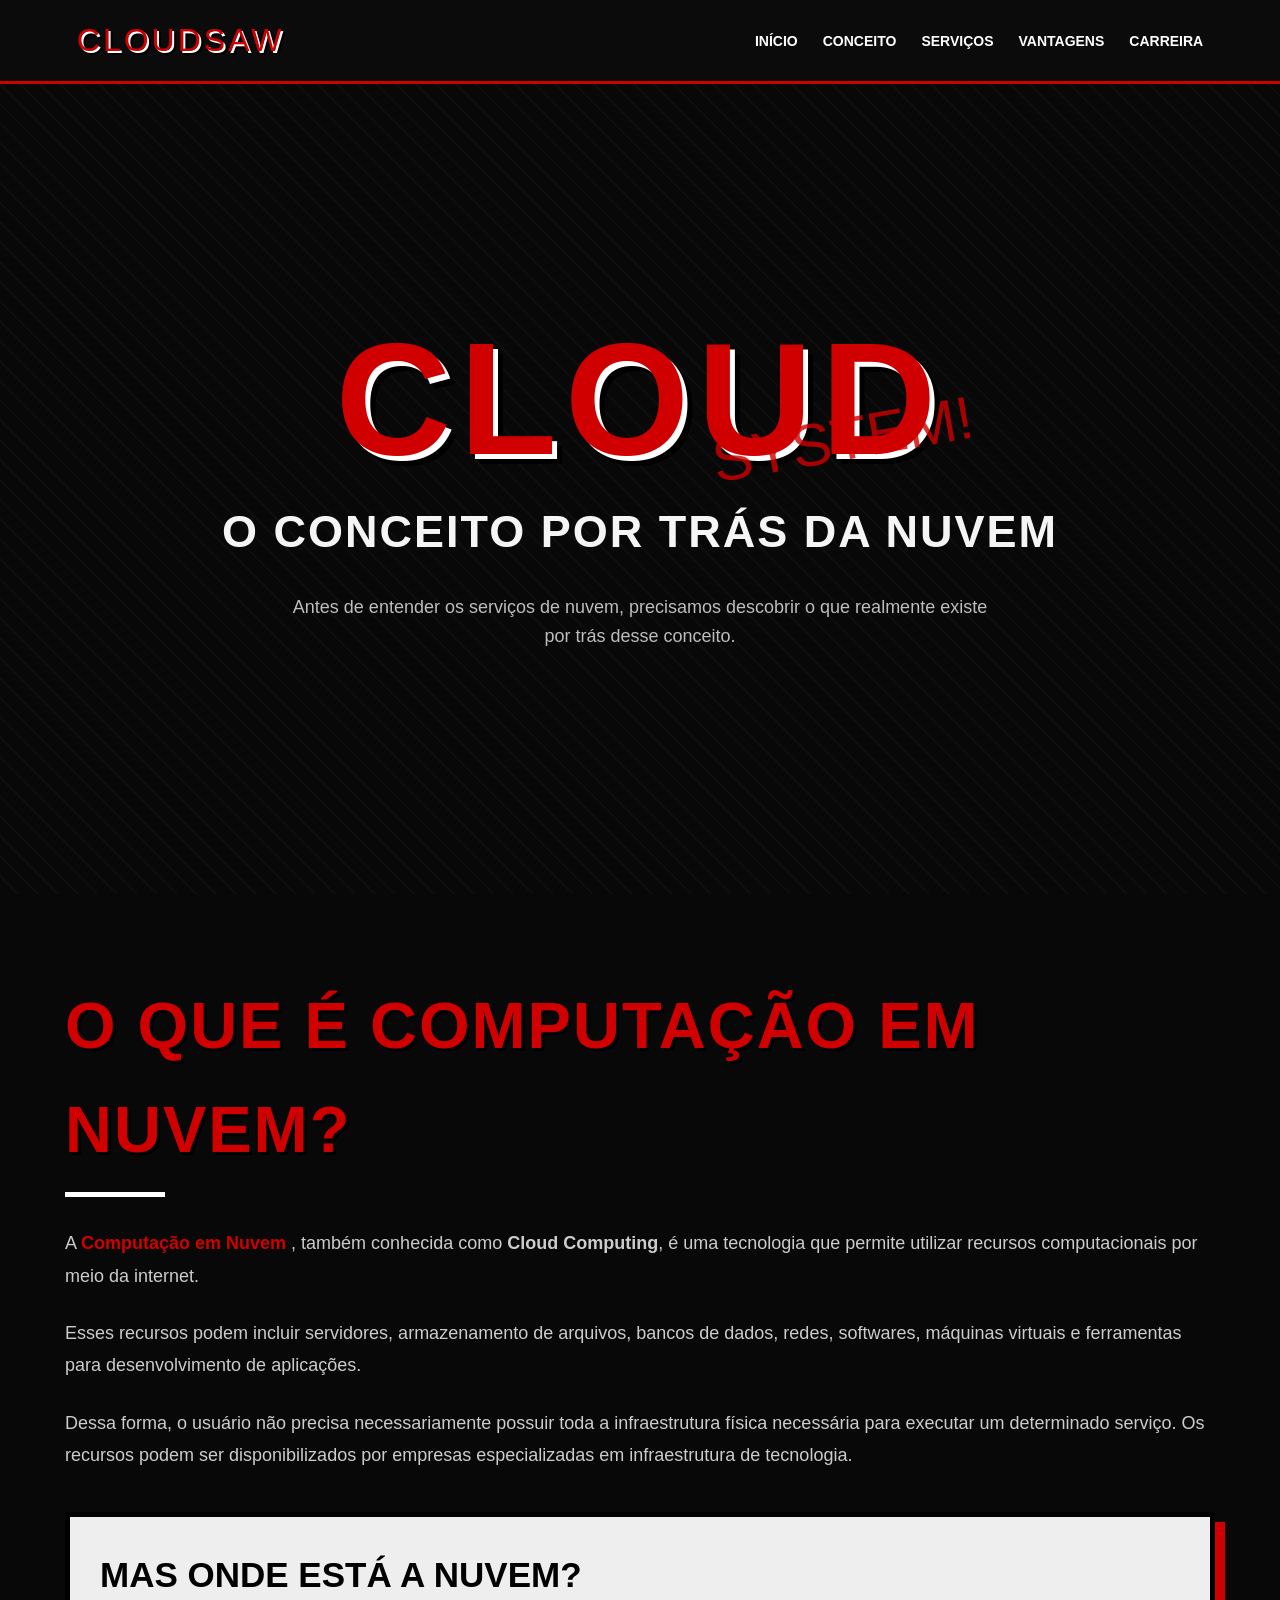
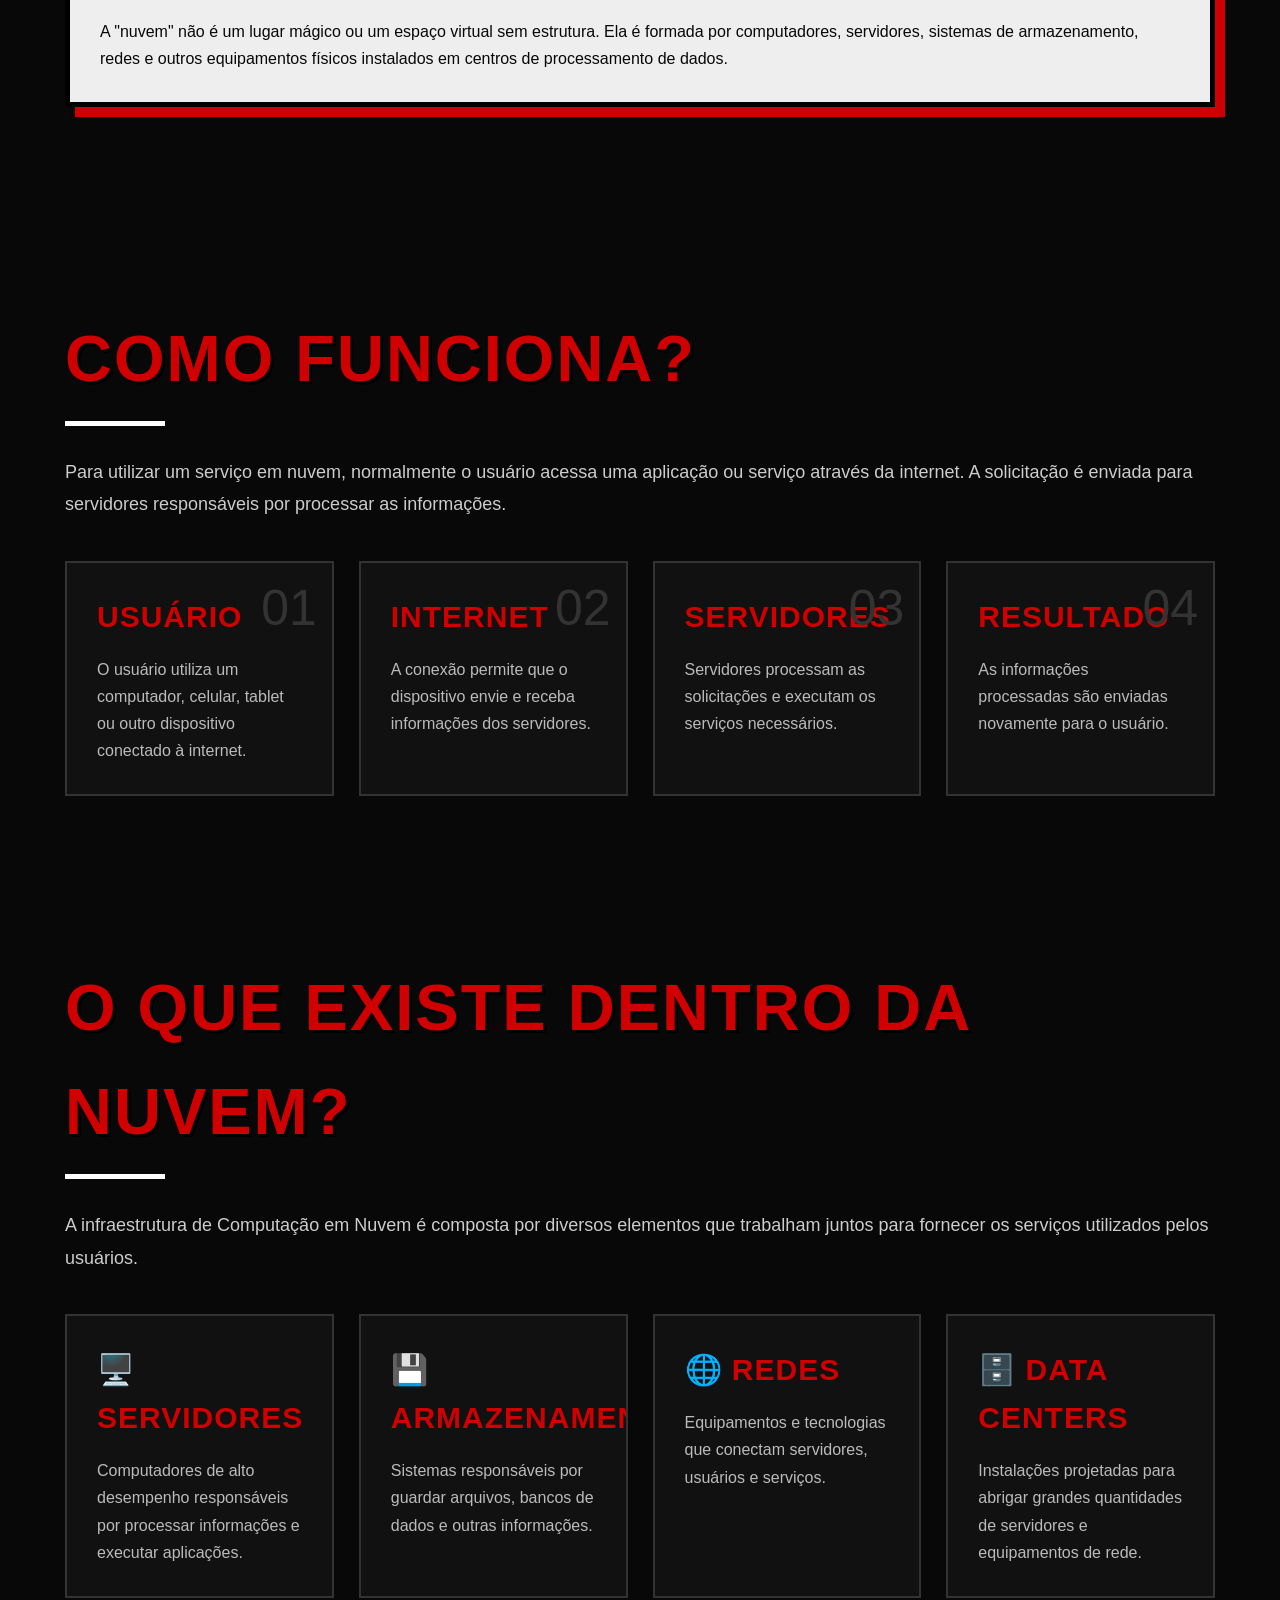
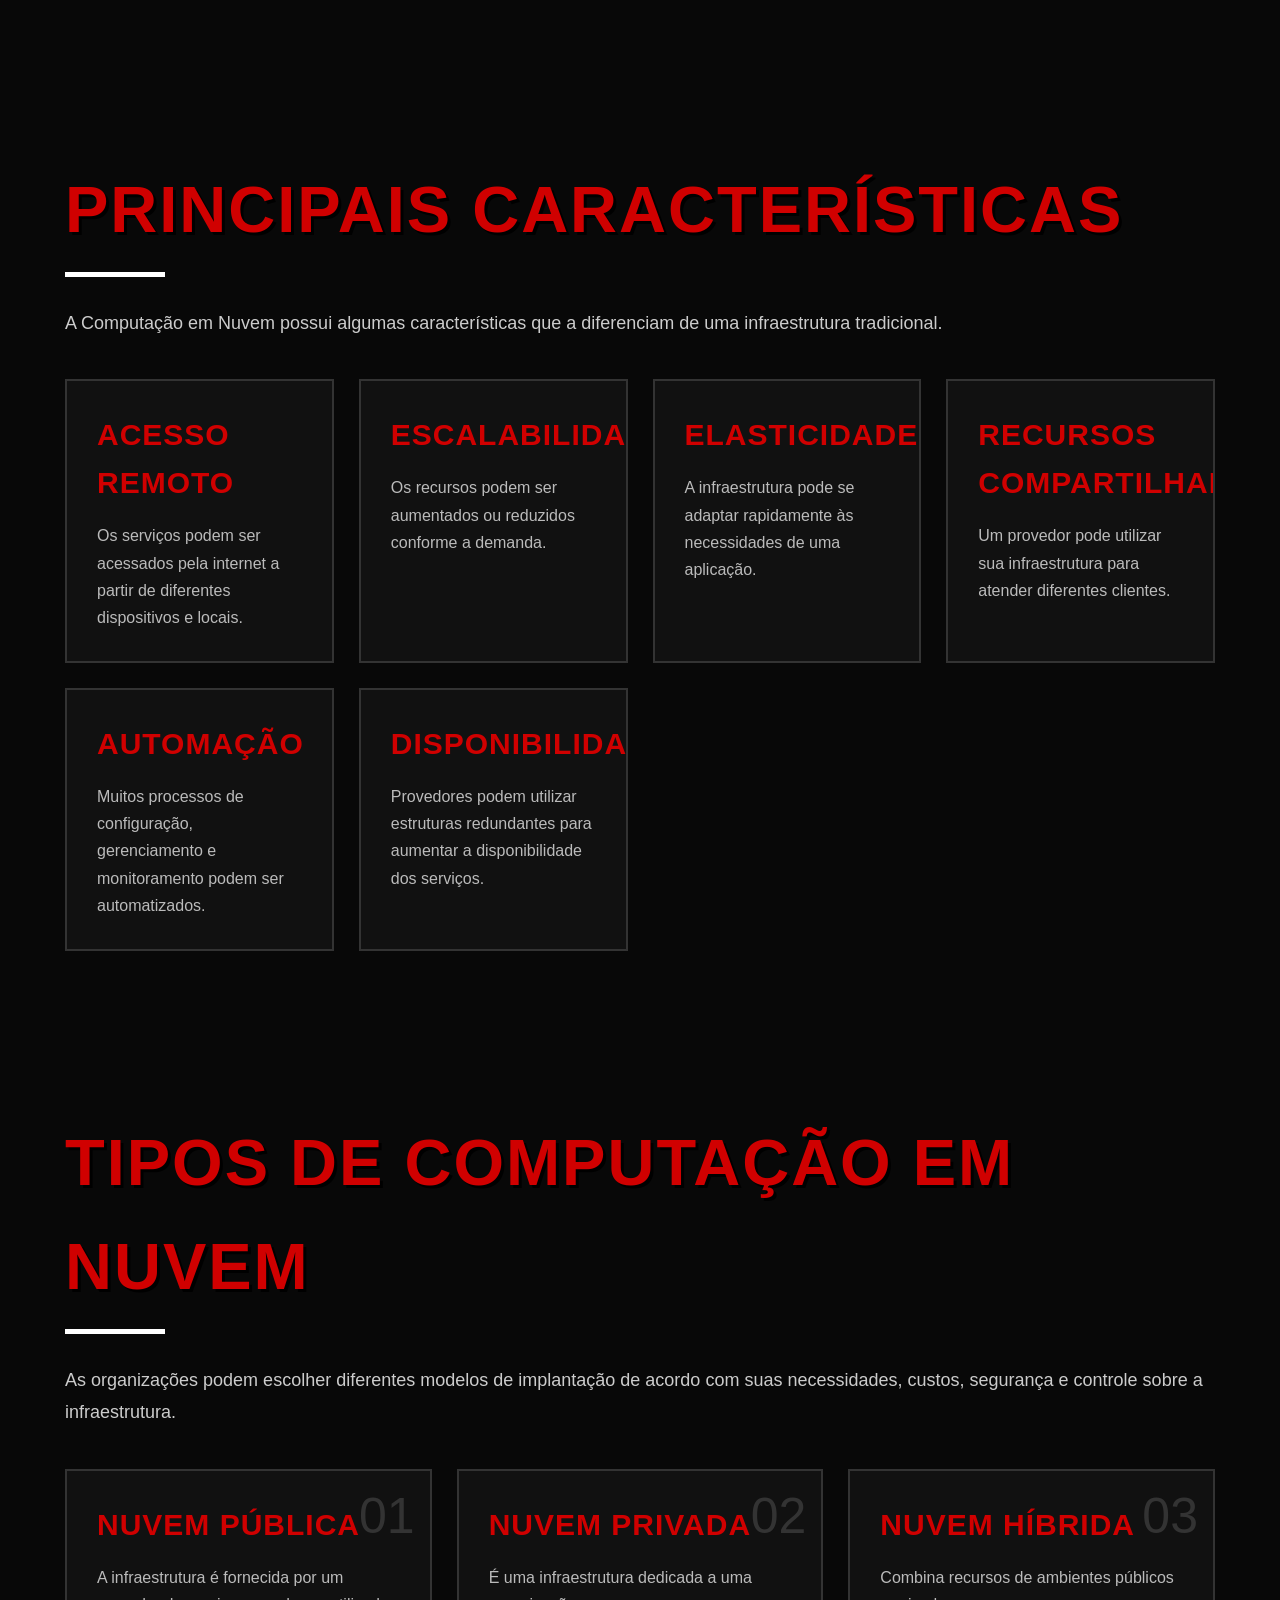
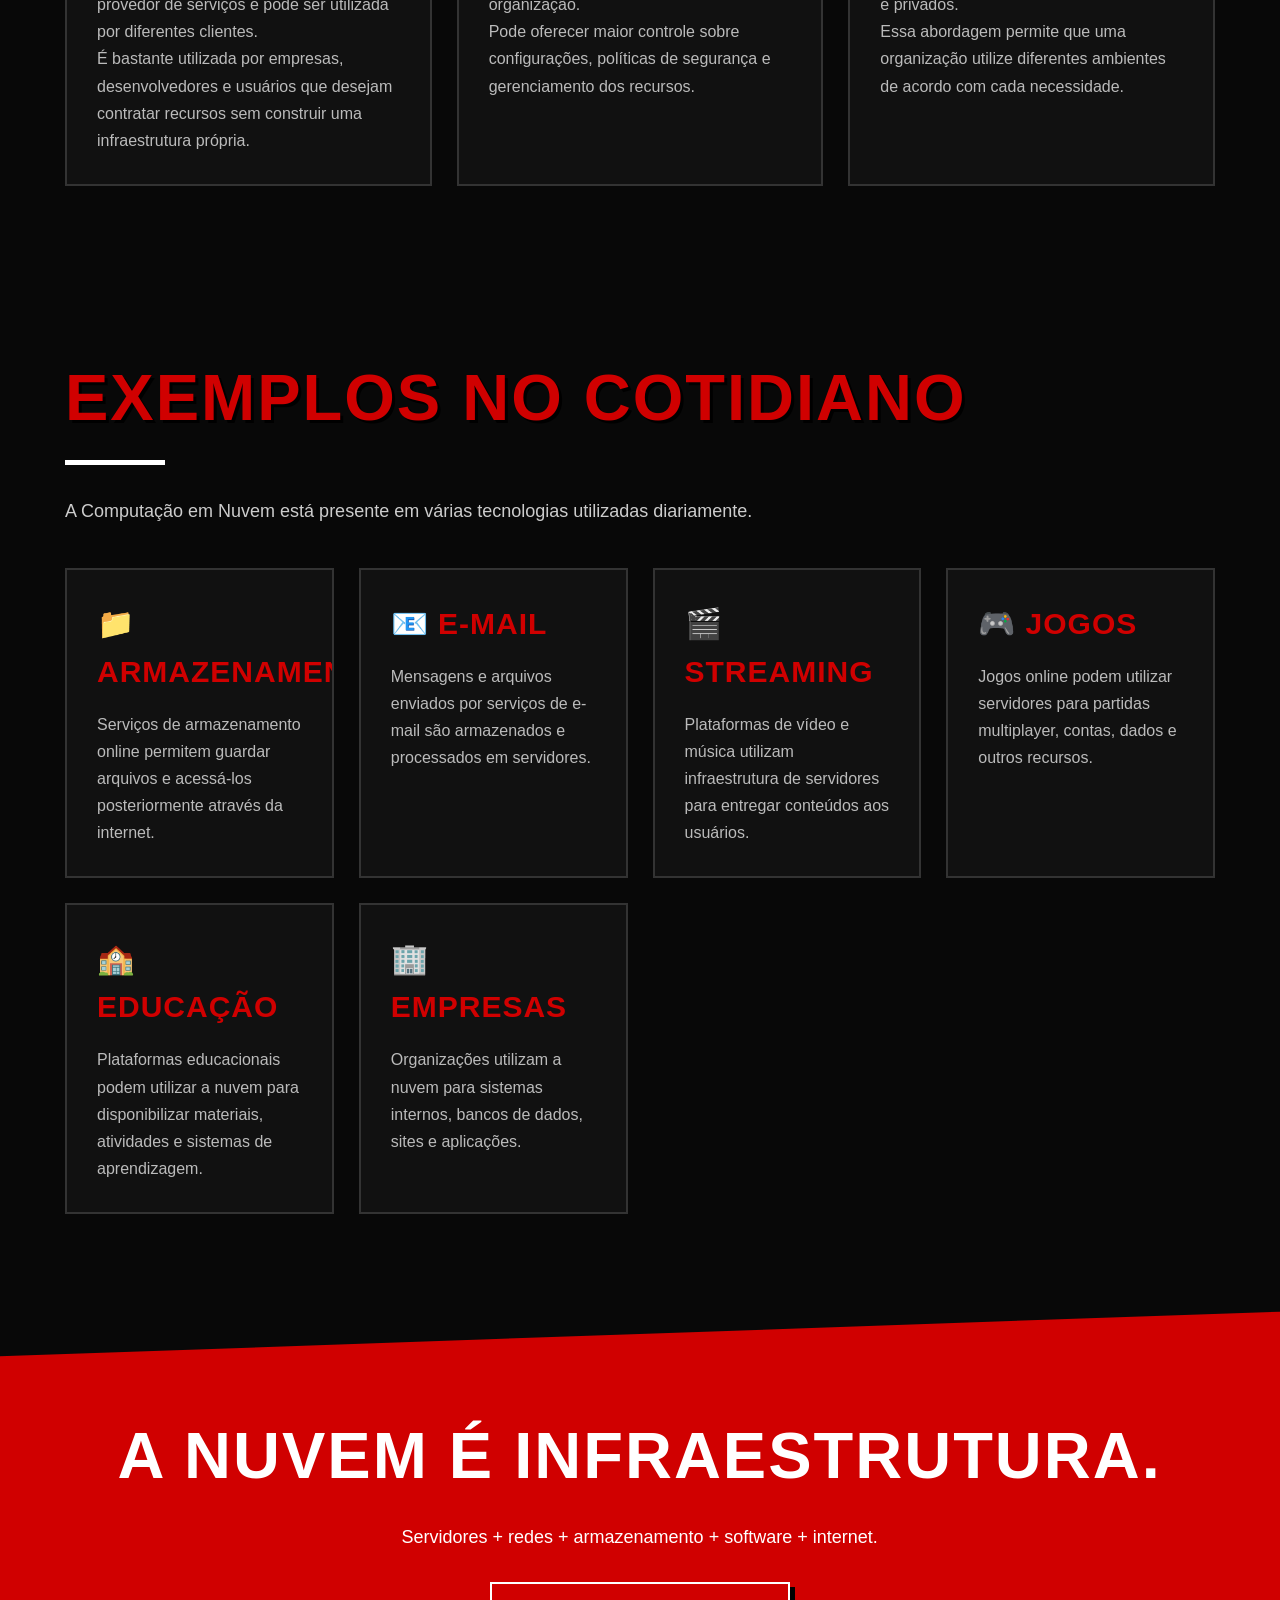
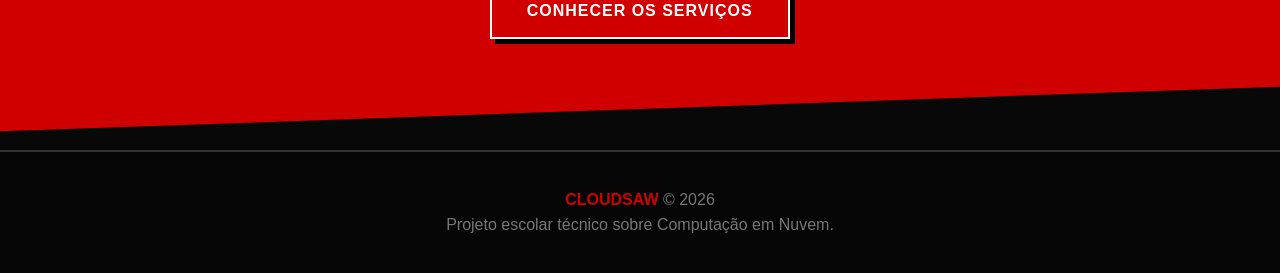
<file: Interfaces-Web/3-bimestre/CLOUDSAW/conceito.html>
<!DOCTYPE html>
<html lang="pt-BR">

<head>

    <!-- =====================================================
         CONFIGURAÇÕES
         ===================================================== -->

    <meta charset="UTF-8">

    <meta name="viewport"
          content="width=device-width, initial-scale=1.0">

    <meta name="description"
          content="Entenda o conceito de Computação em Nuvem, seu funcionamento e seus principais tipos.">

    <title>Conceito | CLOUDSAW</title>

    <link rel="stylesheet" href="style.css">

</head>


<body>


    <!-- =====================================================
         MENU
         ===================================================== -->

    <header>

        <nav>

            <a href="index.html" class="logo">
                CLOUDSAW
            </a>

            <ul>

                <li>
                    <a href="index.html">
                        Início
                    </a>
                </li>

                <li>
                    <a href="conceito.html">
                        Conceito
                    </a>
                </li>

                <li>
                    <a href="servicos.html">
                        Serviços
                    </a>
                </li>

                <li>
                    <a href="vantagens.html">
                        Vantagens
                    </a>
                </li>

                <li>
                    <a href="carreira.html">
                        Carreira
                    </a>
                </li>

            </ul>

        </nav>

    </header>



    <!-- =====================================================
         CONTEÚDO PRINCIPAL
         ===================================================== -->

    <main>


        <!-- =================================================
             CABEÇALHO DA PÁGINA
             ================================================= -->

        <section class="hero">

            <div class="hero-content">

                <span class="onomatopeia"
                      style="top: 20%; right: 10%;">
                    SYSTEM!
                </span>

                <h1>
                    CLOUD
                </h1>

                <h2>
                    O conceito por trás da nuvem
                </h2>

                <p>

                    Antes de entender os serviços de nuvem,
                    precisamos descobrir o que realmente
                    existe por trás desse conceito.

                </p>

            </div>

        </section>



        <!-- =================================================
             O QUE É
             ================================================= -->

        <section class="container">

            <h2 class="title">
                O que é Computação em Nuvem?
            </h2>


            <p class="text">

                A <span class="highlight">
                Computação em Nuvem
                </span>,
                também conhecida como
                <strong>Cloud Computing</strong>,
                é uma tecnologia que permite utilizar
                recursos computacionais por meio da internet.

            </p>


            <p class="text">

                Esses recursos podem incluir servidores,
                armazenamento de arquivos, bancos de dados,
                redes, softwares, máquinas virtuais e
                ferramentas para desenvolvimento de aplicações.

            </p>


            <p class="text">

                Dessa forma, o usuário não precisa necessariamente
                possuir toda a infraestrutura física necessária
                para executar um determinado serviço.

                Os recursos podem ser disponibilizados por
                empresas especializadas em infraestrutura
                de tecnologia.

            </p>


            <div class="manga-panel">

                <h3>
                    MAS ONDE ESTÁ A NUVEM?
                </h3>

                <p>

                    A "nuvem" não é um lugar mágico ou um
                    espaço virtual sem estrutura.

                    Ela é formada por computadores,
                    servidores, sistemas de armazenamento,
                    redes e outros equipamentos físicos
                    instalados em centros de processamento
                    de dados.

                </p>

            </div>

        </section>



        <!-- =================================================
             COMO FUNCIONA
             ================================================= -->

        <section class="container">

            <h2 class="title">
                Como funciona?
            </h2>


            <p class="text">

                Para utilizar um serviço em nuvem, normalmente
                o usuário acessa uma aplicação ou serviço
                através da internet.

                A solicitação é enviada para servidores
                responsáveis por processar as informações.

            </p>


            <div class="cards">


                <div class="card">

                    <span class="card-number">
                        01
                    </span>

                    <h3>
                        Usuário
                    </h3>

                    <p>

                        O usuário utiliza um computador,
                        celular, tablet ou outro dispositivo
                        conectado à internet.

                    </p>

                </div>


                <div class="card">

                    <span class="card-number">
                        02
                    </span>

                    <h3>
                        Internet
                    </h3>

                    <p>

                        A conexão permite que o dispositivo
                        envie e receba informações dos
                        servidores.

                    </p>

                </div>


                <div class="card">

                    <span class="card-number">
                        03
                    </span>

                    <h3>
                        Servidores
                    </h3>

                    <p>

                        Servidores processam as solicitações
                        e executam os serviços necessários.

                    </p>

                </div>


                <div class="card">

                    <span class="card-number">
                        04
                    </span>

                    <h3>
                        Resultado
                    </h3>

                    <p>

                        As informações processadas são
                        enviadas novamente para o usuário.

                    </p>

                </div>

            </div>

        </section>



        <!-- =================================================
             COMPONENTES
             ================================================= -->

        <section class="container">

            <h2 class="title">
                O que existe dentro da nuvem?
            </h2>


            <p class="text">

                A infraestrutura de Computação em Nuvem
                é composta por diversos elementos que
                trabalham juntos para fornecer os serviços
                utilizados pelos usuários.

            </p>


            <div class="cards">


                <div class="card">

                    <h3>
                        🖥️ Servidores
                    </h3>

                    <p>

                        Computadores de alto desempenho
                        responsáveis por processar
                        informações e executar aplicações.

                    </p>

                </div>


                <div class="card">

                    <h3>
                        💾 Armazenamento
                    </h3>

                    <p>

                        Sistemas responsáveis por guardar
                        arquivos, bancos de dados e outras
                        informações.

                    </p>

                </div>


                <div class="card">

                    <h3>
                        🌐 Redes
                    </h3>

                    <p>

                        Equipamentos e tecnologias que
                        conectam servidores, usuários
                        e serviços.

                    </p>

                </div>


                <div class="card">

                    <h3>
                        🗄️ Data Centers
                    </h3>

                    <p>

                        Instalações projetadas para abrigar
                        grandes quantidades de servidores
                        e equipamentos de rede.

                    </p>

                </div>

            </div>

        </section>



        <!-- =================================================
             CARACTERÍSTICAS
             ================================================= -->

        <section class="container">

            <h2 class="title">
                Principais características
            </h2>


            <p class="text">

                A Computação em Nuvem possui algumas
                características que a diferenciam de uma
                infraestrutura tradicional.

            </p>


            <div class="cards">


                <div class="card">

                    <h3>
                        Acesso remoto
                    </h3>

                    <p>

                        Os serviços podem ser acessados
                        pela internet a partir de diferentes
                        dispositivos e locais.

                    </p>

                </div>


                <div class="card">

                    <h3>
                        Escalabilidade
                    </h3>

                    <p>

                        Os recursos podem ser aumentados
                        ou reduzidos conforme a demanda.

                    </p>

                </div>


                <div class="card">

                    <h3>
                        Elasticidade
                    </h3>

                    <p>

                        A infraestrutura pode se adaptar
                        rapidamente às necessidades de
                        uma aplicação.

                    </p>

                </div>


                <div class="card">

                    <h3>
                        Recursos compartilhados
                    </h3>

                    <p>

                        Um provedor pode utilizar sua
                        infraestrutura para atender
                        diferentes clientes.

                    </p>

                </div>


                <div class="card">

                    <h3>
                        Automação
                    </h3>

                    <p>

                        Muitos processos de configuração,
                        gerenciamento e monitoramento
                        podem ser automatizados.

                    </p>

                </div>


                <div class="card">

                    <h3>
                        Disponibilidade
                    </h3>

                    <p>

                        Provedores podem utilizar estruturas
                        redundantes para aumentar a
                        disponibilidade dos serviços.

                    </p>

                </div>

            </div>

        </section>



        <!-- =================================================
             TIPOS DE NUVEM
             ================================================= -->

        <section class="container">

            <h2 class="title">
                Tipos de Computação em Nuvem
            </h2>


            <p class="text">

                As organizações podem escolher diferentes
                modelos de implantação de acordo com suas
                necessidades, custos, segurança e controle
                sobre a infraestrutura.

            </p>


            <div class="cards">


                <!-- NUVEM PÚBLICA -->

                <div class="card">

                    <span class="card-number">
                        01
                    </span>

                    <h3>
                        Nuvem Pública
                    </h3>

                    <p>

                        A infraestrutura é fornecida por
                        um provedor de serviços e pode ser
                        utilizada por diferentes clientes.

                    </p>

                    <p>

                        É bastante utilizada por empresas,
                        desenvolvedores e usuários que desejam
                        contratar recursos sem construir
                        uma infraestrutura própria.

                    </p>

                </div>


                <!-- NUVEM PRIVADA -->

                <div class="card">

                    <span class="card-number">
                        02
                    </span>

                    <h3>
                        Nuvem Privada
                    </h3>

                    <p>

                        É uma infraestrutura dedicada a
                        uma organização.

                    </p>

                    <p>

                        Pode oferecer maior controle sobre
                        configurações, políticas de segurança
                        e gerenciamento dos recursos.

                    </p>

                </div>


                <!-- NUVEM HÍBRIDA -->

                <div class="card">

                    <span class="card-number">
                        03
                    </span>

                    <h3>
                        Nuvem Híbrida
                    </h3>

                    <p>

                        Combina recursos de ambientes
                        públicos e privados.

                    </p>

                    <p>

                        Essa abordagem permite que uma
                        organização utilize diferentes
                        ambientes de acordo com cada
                        necessidade.

                    </p>

                </div>

            </div>

        </section>



        <!-- =================================================
             EXEMPLOS
             ================================================= -->

        <section class="container">

            <h2 class="title">
                Exemplos no cotidiano
            </h2>


            <p class="text">

                A Computação em Nuvem está presente em
                várias tecnologias utilizadas diariamente.

            </p>


            <div class="cards">


                <div class="card">

                    <h3>
                        📁 Armazenamento
                    </h3>

                    <p>

                        Serviços de armazenamento online
                        permitem guardar arquivos e acessá-los
                        posteriormente através da internet.

                    </p>

                </div>


                <div class="card">

                    <h3>
                        📧 E-mail
                    </h3>

                    <p>

                        Mensagens e arquivos enviados por
                        serviços de e-mail são armazenados
                        e processados em servidores.

                    </p>

                </div>


                <div class="card">

                    <h3>
                        🎬 Streaming
                    </h3>

                    <p>

                        Plataformas de vídeo e música utilizam
                        infraestrutura de servidores para
                        entregar conteúdos aos usuários.

                    </p>

                </div>


                <div class="card">

                    <h3>
                        🎮 Jogos
                    </h3>

                    <p>

                        Jogos online podem utilizar servidores
                        para partidas multiplayer, contas,
                        dados e outros recursos.

                    </p>

                </div>


                <div class="card">

                    <h3>
                        🏫 Educação
                    </h3>

                    <p>

                        Plataformas educacionais podem utilizar
                        a nuvem para disponibilizar materiais,
                        atividades e sistemas de aprendizagem.

                    </p>

                </div>


                <div class="card">

                    <h3>
                        🏢 Empresas
                    </h3>

                    <p>

                        Organizações utilizam a nuvem para
                        sistemas internos, bancos de dados,
                        sites e aplicações.

                    </p>

                </div>

            </div>

        </section>



        <!-- =================================================
             RESUMO
             ================================================= -->

        <section class="banner">

            <div class="banner-content">

                <h2>
                    A NUVEM É INFRAESTRUTURA.
                </h2>

                <p>

                    Servidores + redes + armazenamento
                    + software + internet.

                </p>

                <a href="servicos.html"
                   class="btn">

                    Conhecer os serviços

                </a>

            </div>

        </section>


    </main>



    <!-- =====================================================
         RODAPÉ
         ===================================================== -->

    <footer>

        <p>

            <strong>CLOUDSAW</strong>
            © 2026

        </p>

        <p>

            Projeto escolar técnico sobre
            Computação em Nuvem.

        </p>

    </footer>


</body>

</html>
</file>
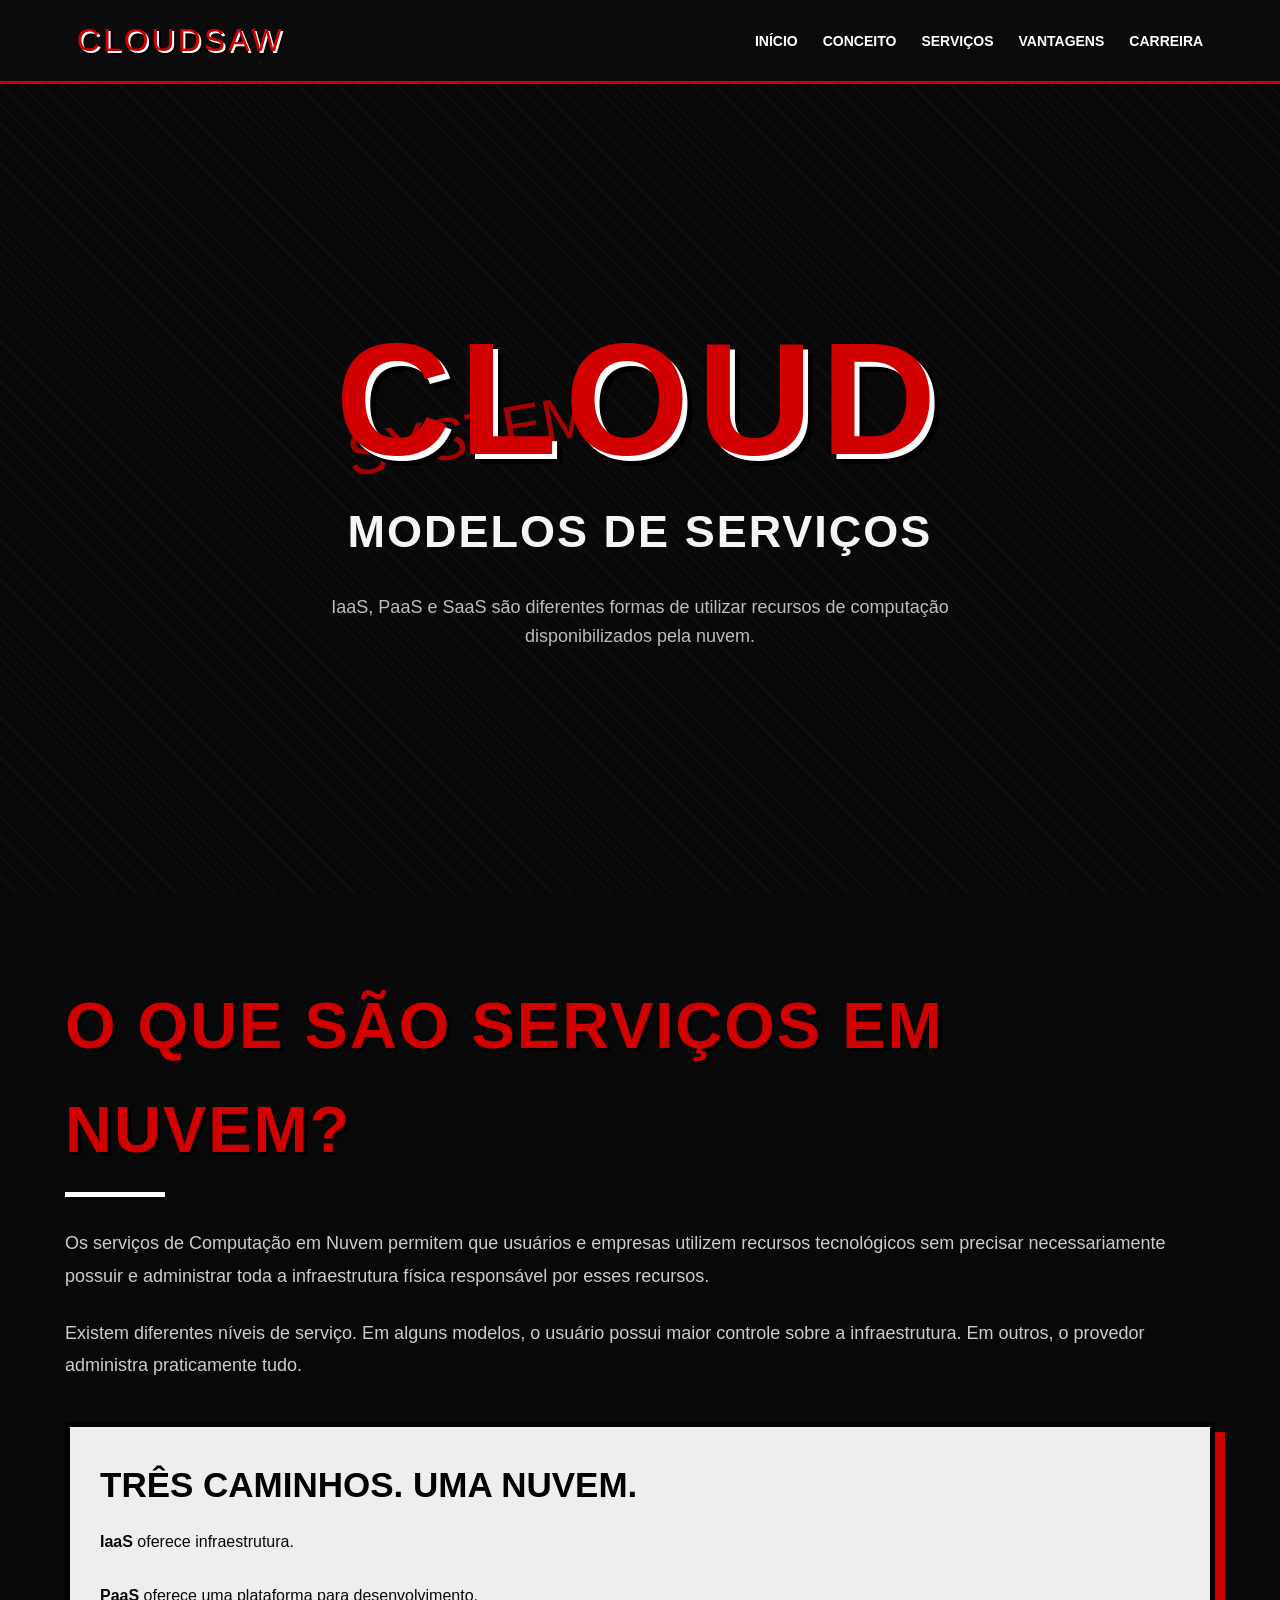
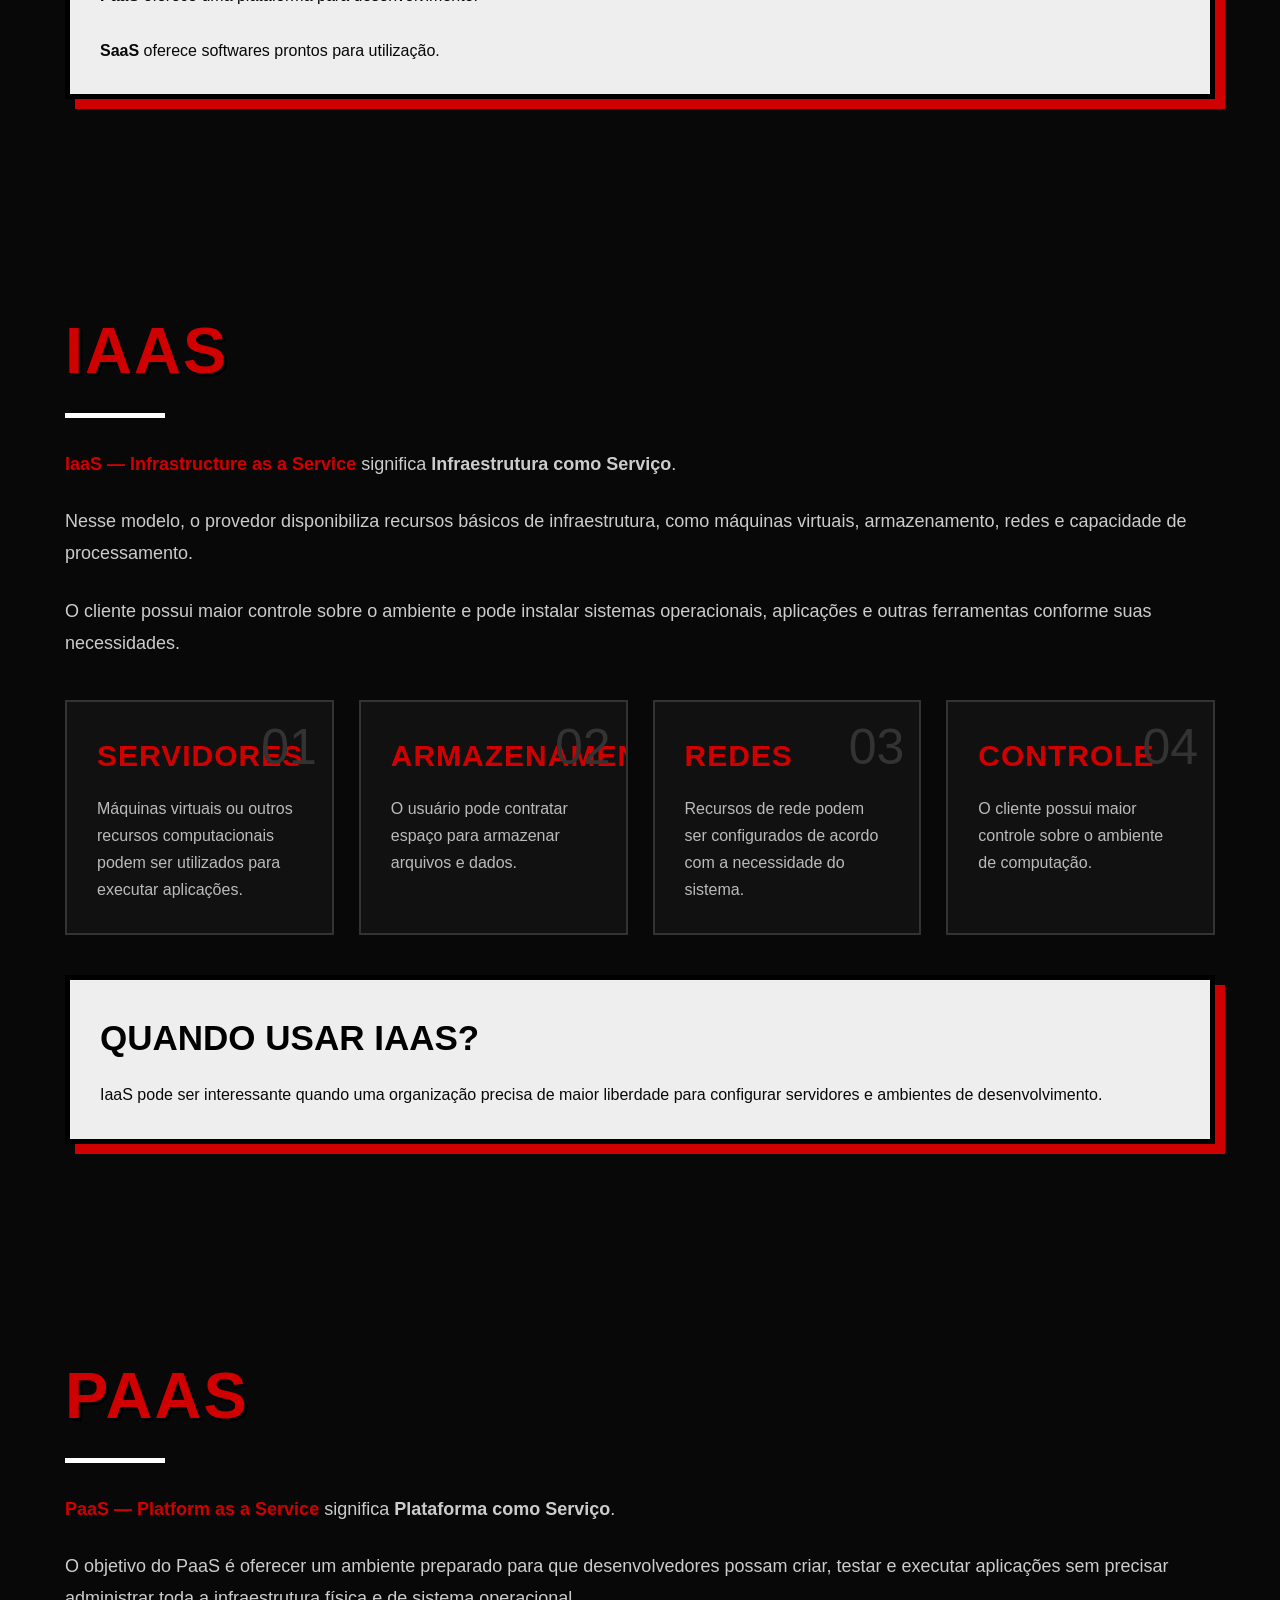
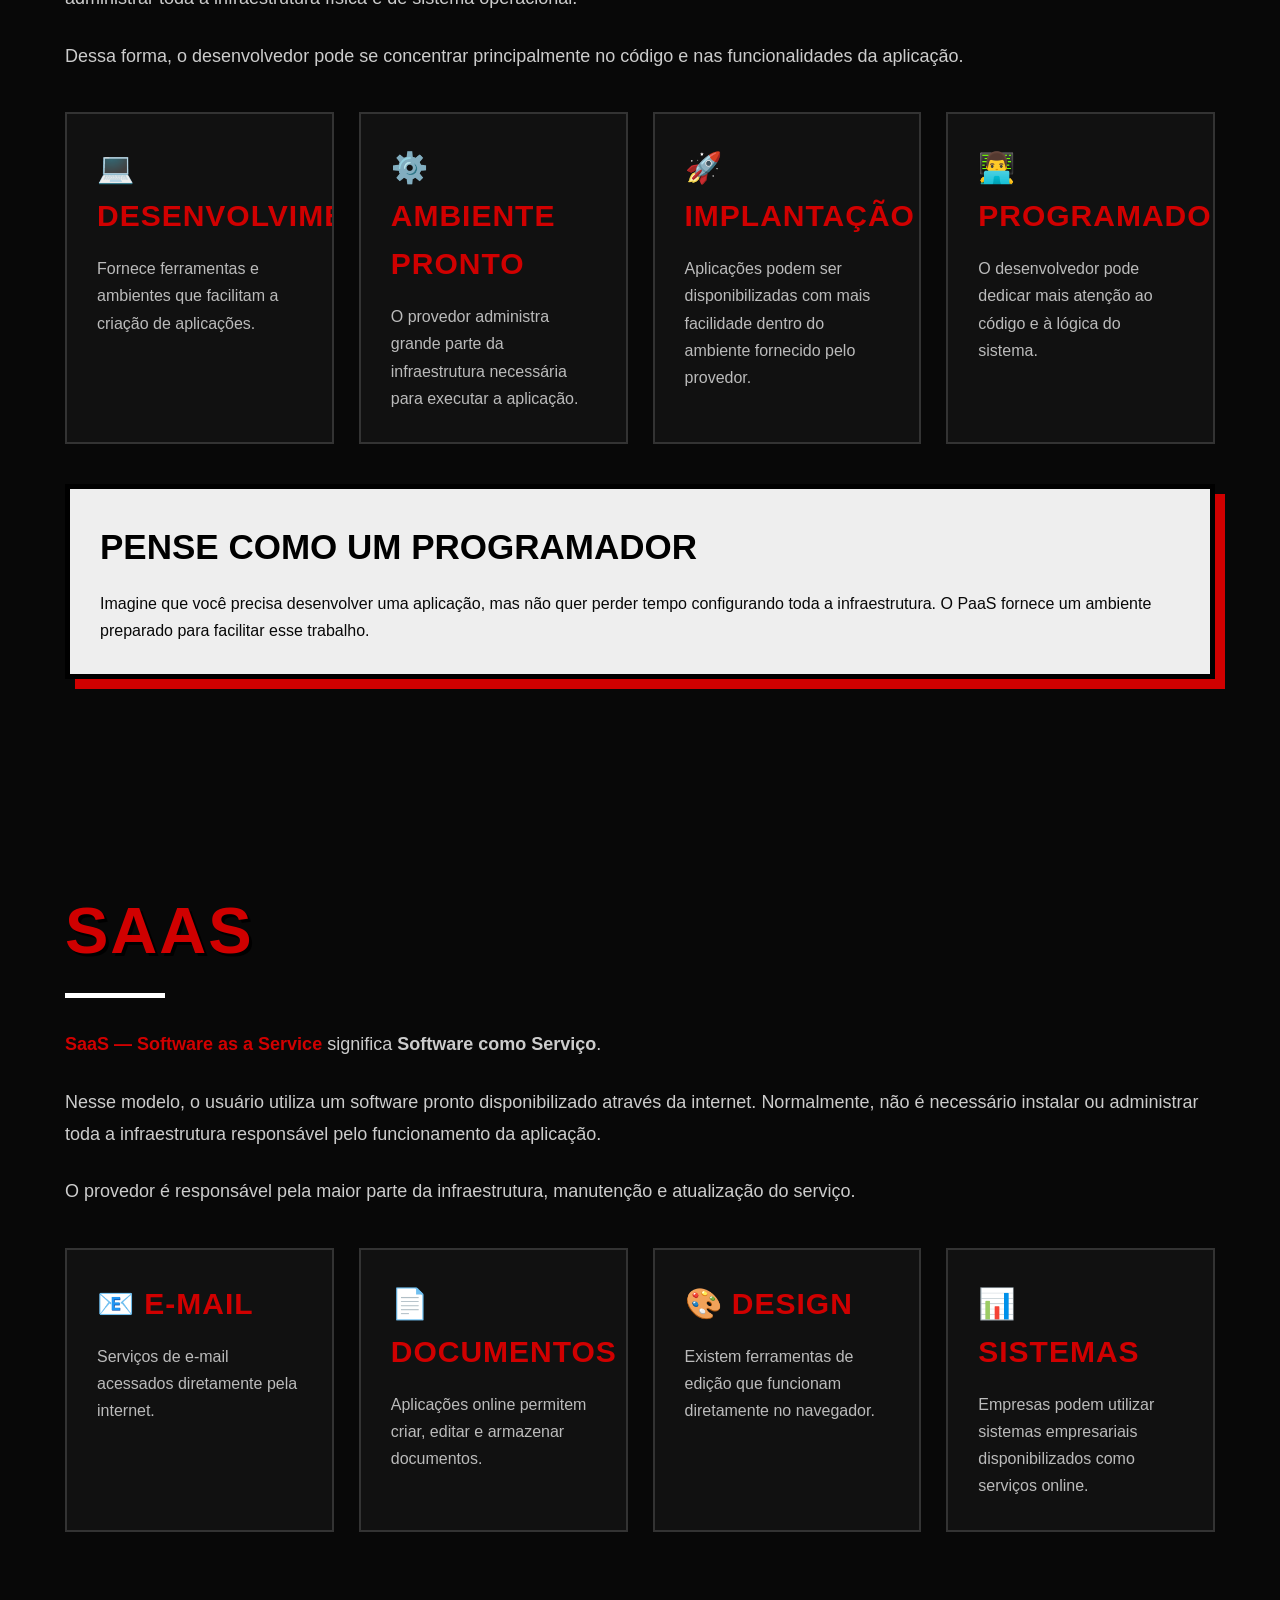
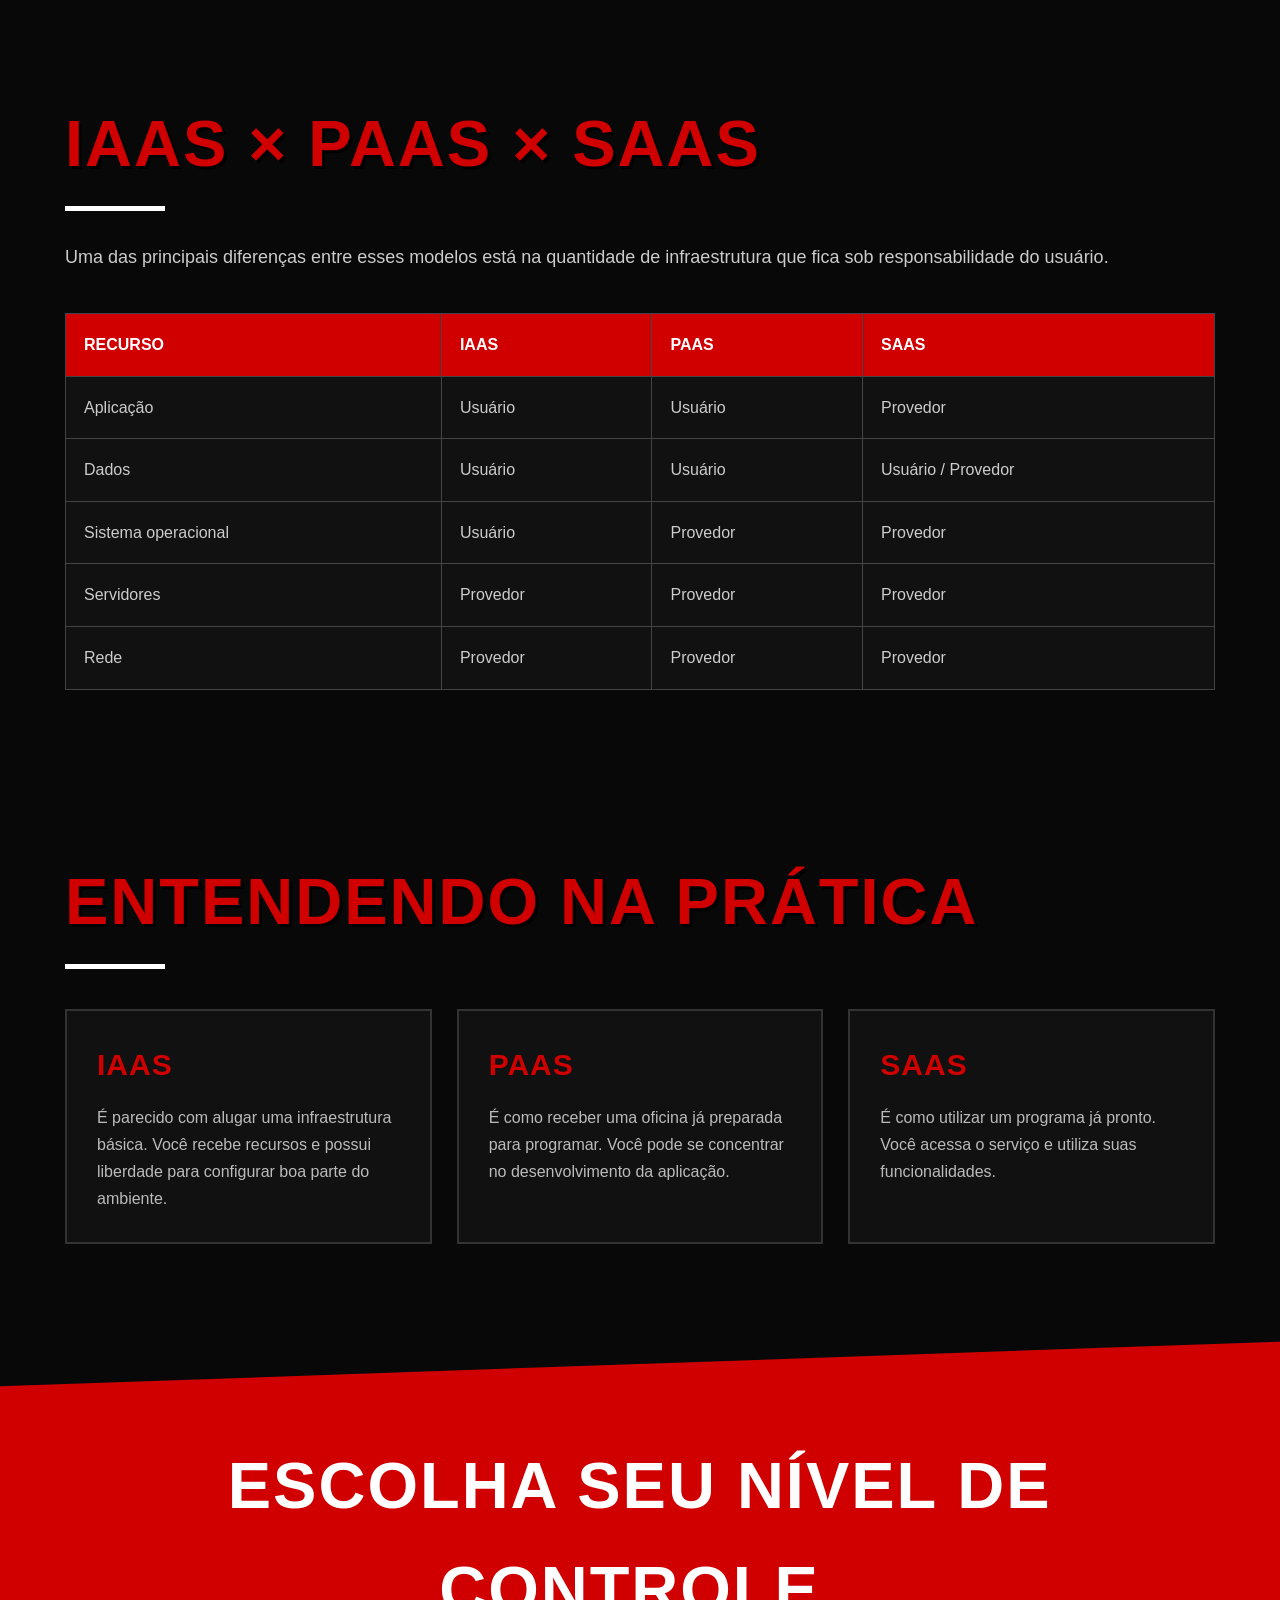
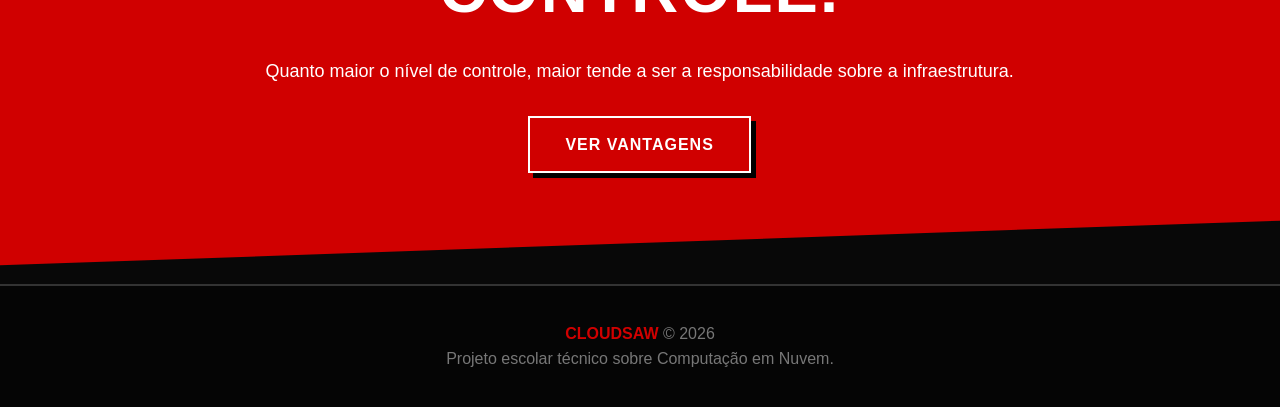
<file: Interfaces-Web/3-bimestre/CLOUDSAW/servicos.html>
<!DOCTYPE html>
<html lang="pt-BR">

<head>

    <!-- =====================================================
         CONFIGURAÇÕES DA PÁGINA
         ===================================================== -->

    <meta charset="UTF-8">

    <meta name="viewport"
          content="width=device-width, initial-scale=1.0">

    <meta name="description"
          content="Conheça os principais modelos de serviços de Computação em Nuvem: IaaS, PaaS e SaaS.">

    <title>Serviços | CLOUDSAW</title>

    <link rel="stylesheet" href="style.css">

</head>


<body>


    <!-- =====================================================
         MENU DE NAVEGAÇÃO
         ===================================================== -->

    <header>

        <nav>

            <a href="index.html" class="logo">
                CLOUDSAW
            </a>


            <ul>

                <li>
                    <a href="index.html">
                        Início
                    </a>
                </li>

                <li>
                    <a href="conceito.html">
                        Conceito
                    </a>
                </li>

                <li>
                    <a href="servicos.html">
                        Serviços
                    </a>
                </li>

                <li>
                    <a href="vantagens.html">
                        Vantagens
                    </a>
                </li>

                <li>
                    <a href="carreira.html">
                        Carreira
                    </a>
                </li>

            </ul>

        </nav>

    </header>



    <!-- =====================================================
         HERO
         ===================================================== -->

    <main>

        <section class="hero">

            <div class="hero-content">

                <span class="onomatopeia"
                      style="top: 18%; left: 8%;">
                    SYSTEM!
                </span>


                <h1 class="glitch">
                    CLOUD
                </h1>


                <h2>
                    Modelos de Serviços
                </h2>


                <p>

                    IaaS, PaaS e SaaS são diferentes formas
                    de utilizar recursos de computação
                    disponibilizados pela nuvem.

                </p>

            </div>

        </section>



        <!-- =================================================
             INTRODUÇÃO
             ================================================= -->

        <section class="container">

            <h2 class="title">
                O que são serviços em nuvem?
            </h2>


            <p class="text">

                Os serviços de Computação em Nuvem permitem
                que usuários e empresas utilizem recursos
                tecnológicos sem precisar necessariamente
                possuir e administrar toda a infraestrutura
                física responsável por esses recursos.

            </p>


            <p class="text">

                Existem diferentes níveis de serviço.
                Em alguns modelos, o usuário possui maior
                controle sobre a infraestrutura. Em outros,
                o provedor administra praticamente tudo.

            </p>


            <div class="manga-panel">

                <h3>
                    TRÊS CAMINHOS. UMA NUVEM.
                </h3>

                <p>

                    <strong>IaaS</strong> oferece infraestrutura.

                    <br><br>

                    <strong>PaaS</strong> oferece uma plataforma
                    para desenvolvimento.

                    <br><br>

                    <strong>SaaS</strong> oferece softwares
                    prontos para utilização.

                </p>

            </div>

        </section>



        <!-- =================================================
             IAAS
             ================================================= -->

        <section class="container">

            <h2 class="title">
                IaaS
            </h2>


            <p class="text">

                <span class="highlight">
                    IaaS — Infrastructure as a Service
                </span>
                significa
                <strong>Infraestrutura como Serviço</strong>.

            </p>


            <p class="text">

                Nesse modelo, o provedor disponibiliza
                recursos básicos de infraestrutura, como
                máquinas virtuais, armazenamento, redes
                e capacidade de processamento.

            </p>


            <p class="text">

                O cliente possui maior controle sobre o
                ambiente e pode instalar sistemas operacionais,
                aplicações e outras ferramentas conforme
                suas necessidades.

            </p>


            <div class="cards">


                <div class="card">

                    <span class="card-number">
                        01
                    </span>

                    <h3>
                        Servidores
                    </h3>

                    <p>

                        Máquinas virtuais ou outros recursos
                        computacionais podem ser utilizados
                        para executar aplicações.

                    </p>

                </div>


                <div class="card">

                    <span class="card-number">
                        02
                    </span>

                    <h3>
                        Armazenamento
                    </h3>

                    <p>

                        O usuário pode contratar espaço
                        para armazenar arquivos e dados.

                    </p>

                </div>


                <div class="card">

                    <span class="card-number">
                        03
                    </span>

                    <h3>
                        Redes
                    </h3>

                    <p>

                        Recursos de rede podem ser
                        configurados de acordo com
                        a necessidade do sistema.

                    </p>

                </div>


                <div class="card">

                    <span class="card-number">
                        04
                    </span>

                    <h3>
                        Controle
                    </h3>

                    <p>

                        O cliente possui maior controle
                        sobre o ambiente de computação.

                    </p>

                </div>

            </div>


            <div class="manga-panel">

                <h3>
                    QUANDO USAR IAAS?
                </h3>

                <p>

                    IaaS pode ser interessante quando uma
                    organização precisa de maior liberdade
                    para configurar servidores e ambientes
                    de desenvolvimento.

                </p>

            </div>

        </section>



        <!-- =================================================
             PAAS
             ================================================= -->

        <section class="container">

            <h2 class="title">
                PaaS
            </h2>


            <p class="text">

                <span class="highlight">
                    PaaS — Platform as a Service
                </span>
                significa
                <strong>Plataforma como Serviço</strong>.

            </p>


            <p class="text">

                O objetivo do PaaS é oferecer um ambiente
                preparado para que desenvolvedores possam
                criar, testar e executar aplicações sem
                precisar administrar toda a infraestrutura
                física e de sistema operacional.

            </p>


            <p class="text">

                Dessa forma, o desenvolvedor pode se
                concentrar principalmente no código e
                nas funcionalidades da aplicação.

            </p>


            <div class="cards">


                <div class="card">

                    <h3>
                        💻 Desenvolvimento
                    </h3>

                    <p>

                        Fornece ferramentas e ambientes
                        que facilitam a criação de aplicações.

                    </p>

                </div>


                <div class="card">

                    <h3>
                        ⚙️ Ambiente pronto
                    </h3>

                    <p>

                        O provedor administra grande parte
                        da infraestrutura necessária para
                        executar a aplicação.

                    </p>

                </div>


                <div class="card">

                    <h3>
                        🚀 Implantação
                    </h3>

                    <p>

                        Aplicações podem ser disponibilizadas
                        com mais facilidade dentro do ambiente
                        fornecido pelo provedor.

                    </p>

                </div>


                <div class="card">

                    <h3>
                        👨‍💻 Programador
                    </h3>

                    <p>

                        O desenvolvedor pode dedicar mais
                        atenção ao código e à lógica do sistema.

                    </p>

                </div>

            </div>


            <div class="manga-panel">

                <h3>
                    PENSE COMO UM PROGRAMADOR
                </h3>

                <p>

                    Imagine que você precisa desenvolver
                    uma aplicação, mas não quer perder tempo
                    configurando toda a infraestrutura.

                    O PaaS fornece um ambiente preparado
                    para facilitar esse trabalho.

                </p>

            </div>

        </section>



        <!-- =================================================
             SAAS
             ================================================= -->

        <section class="container">

            <h2 class="title">
                SaaS
            </h2>


            <p class="text">

                <span class="highlight">
                    SaaS — Software as a Service
                </span>
                significa
                <strong>Software como Serviço</strong>.

            </p>


            <p class="text">

                Nesse modelo, o usuário utiliza um software
                pronto disponibilizado através da internet.

                Normalmente, não é necessário instalar ou
                administrar toda a infraestrutura responsável
                pelo funcionamento da aplicação.

            </p>


            <p class="text">

                O provedor é responsável pela maior parte
                da infraestrutura, manutenção e atualização
                do serviço.

            </p>


            <div class="cards">


                <div class="card">

                    <h3>
                        📧 E-mail
                    </h3>

                    <p>

                        Serviços de e-mail acessados
                        diretamente pela internet.

                    </p>

                </div>


                <div class="card">

                    <h3>
                        📄 Documentos
                    </h3>

                    <p>

                        Aplicações online permitem criar,
                        editar e armazenar documentos.

                    </p>

                </div>


                <div class="card">

                    <h3>
                        🎨 Design
                    </h3>

                    <p>

                        Existem ferramentas de edição
                        que funcionam diretamente no navegador.

                    </p>

                </div>


                <div class="card">

                    <h3>
                        📊 Sistemas
                    </h3>

                    <p>

                        Empresas podem utilizar sistemas
                        empresariais disponibilizados como
                        serviços online.

                    </p>

                </div>

            </div>

        </section>



        <!-- =================================================
             COMPARAÇÃO
             ================================================= -->

        <section class="container">

            <h2 class="title">
                IaaS × PaaS × SaaS
            </h2>


            <p class="text">

                Uma das principais diferenças entre esses
                modelos está na quantidade de infraestrutura
                que fica sob responsabilidade do usuário.

            </p>


            <div class="table-container">

                <table>

                    <thead>

                        <tr>

                            <th>
                                Recurso
                            </th>

                            <th>
                                IaaS
                            </th>

                            <th>
                                PaaS
                            </th>

                            <th>
                                SaaS
                            </th>

                        </tr>

                    </thead>


                    <tbody>

                        <tr>

                            <td>
                                Aplicação
                            </td>

                            <td>
                                Usuário
                            </td>

                            <td>
                                Usuário
                            </td>

                            <td>
                                Provedor
                            </td>

                        </tr>


                        <tr>

                            <td>
                                Dados
                            </td>

                            <td>
                                Usuário
                            </td>

                            <td>
                                Usuário
                            </td>

                            <td>
                                Usuário / Provedor
                            </td>

                        </tr>


                        <tr>

                            <td>
                                Sistema operacional
                            </td>

                            <td>
                                Usuário
                            </td>

                            <td>
                                Provedor
                            </td>

                            <td>
                                Provedor
                            </td>

                        </tr>


                        <tr>

                            <td>
                                Servidores
                            </td>

                            <td>
                                Provedor
                            </td>

                            <td>
                                Provedor
                            </td>

                            <td>
                                Provedor
                            </td>

                        </tr>


                        <tr>

                            <td>
                                Rede
                            </td>

                            <td>
                                Provedor
                            </td>

                            <td>
                                Provedor
                            </td>

                            <td>
                                Provedor
                            </td>

                        </tr>

                    </tbody>

                </table>

            </div>

        </section>



        <!-- =================================================
             MODELOS NA PRÁTICA
             ================================================= -->

        <section class="container">

            <h2 class="title">
                Entendendo na prática
            </h2>


            <div class="cards">


                <div class="card">

                    <h3>
                        IaaS
                    </h3>

                    <p>

                        É parecido com alugar uma infraestrutura
                        básica. Você recebe recursos e possui
                        liberdade para configurar boa parte
                        do ambiente.

                    </p>

                </div>


                <div class="card">

                    <h3>
                        PaaS
                    </h3>

                    <p>

                        É como receber uma oficina já preparada
                        para programar. Você pode se concentrar
                        no desenvolvimento da aplicação.

                    </p>

                </div>


                <div class="card">

                    <h3>
                        SaaS
                    </h3>

                    <p>

                        É como utilizar um programa já pronto.
                        Você acessa o serviço e utiliza suas
                        funcionalidades.

                    </p>

                </div>

            </div>

        </section>



        <!-- =================================================
             CONCLUSÃO
             ================================================= -->

        <section class="banner">

            <div class="banner-content">

                <h2>
                    ESCOLHA SEU NÍVEL DE CONTROLE.
                </h2>

                <p>

                    Quanto maior o nível de controle,
                    maior tende a ser a responsabilidade
                    sobre a infraestrutura.

                </p>


                <a href="vantagens.html"
                   class="btn">

                    Ver vantagens

                </a>

            </div>

        </section>


    </main>



    <!-- =====================================================
         RODAPÉ
         ===================================================== -->

    <footer>

        <p>

            <strong>CLOUDSAW</strong>
            © 2026

        </p>

        <p>

            Projeto escolar técnico sobre
            Computação em Nuvem.

        </p>

    </footer>


</body>

</html>
</file>
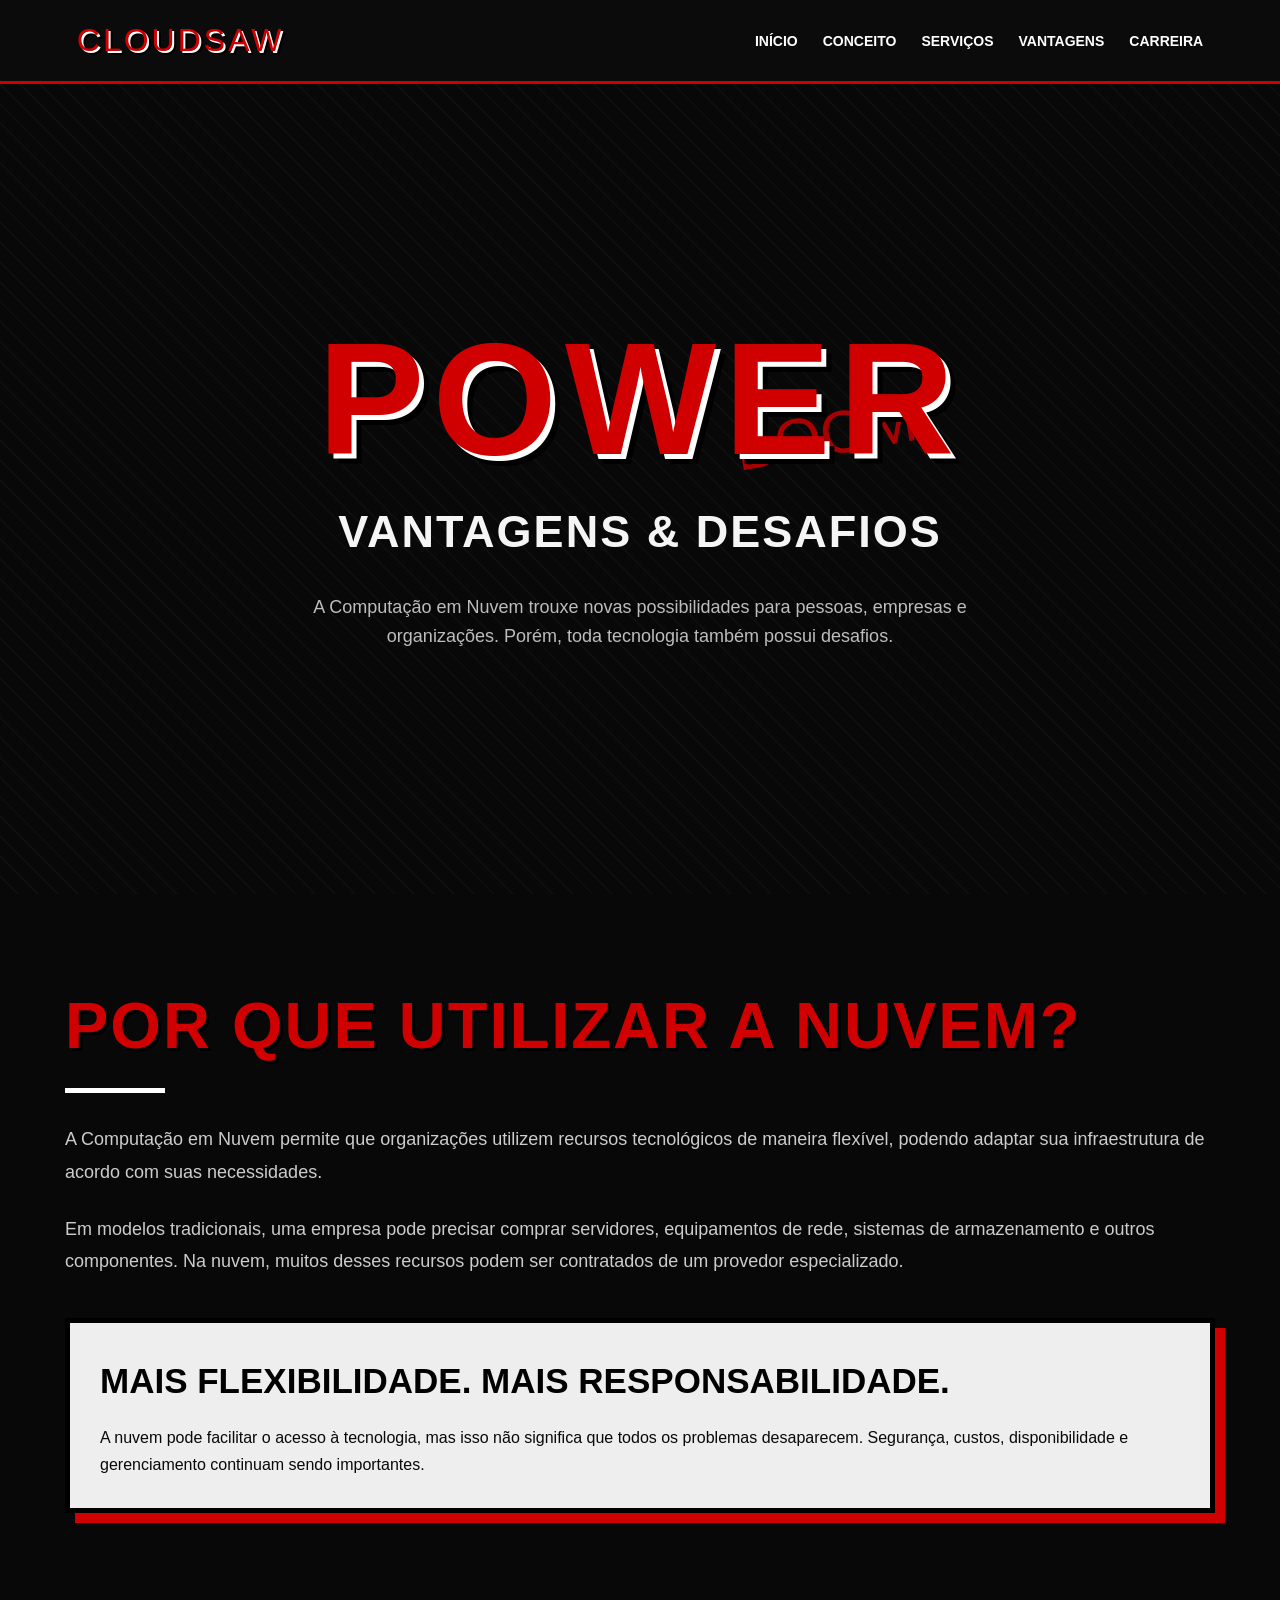
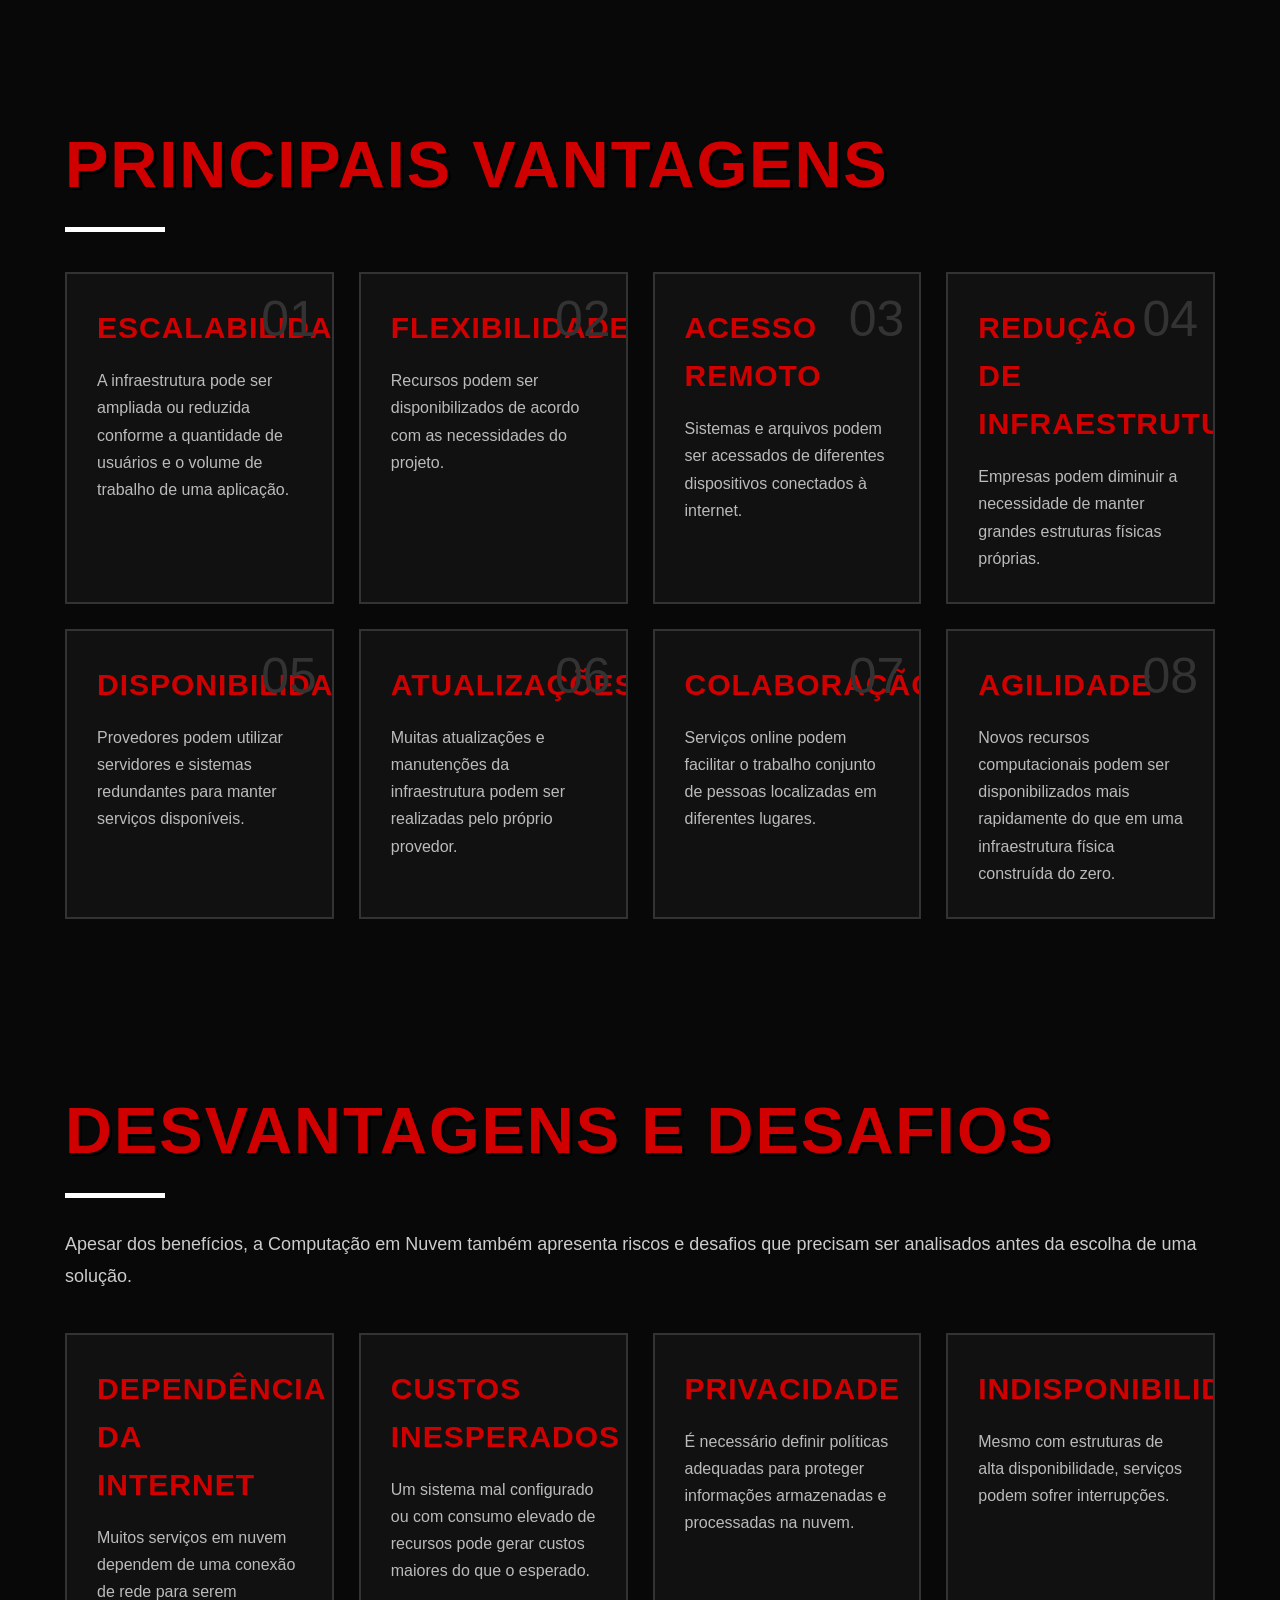
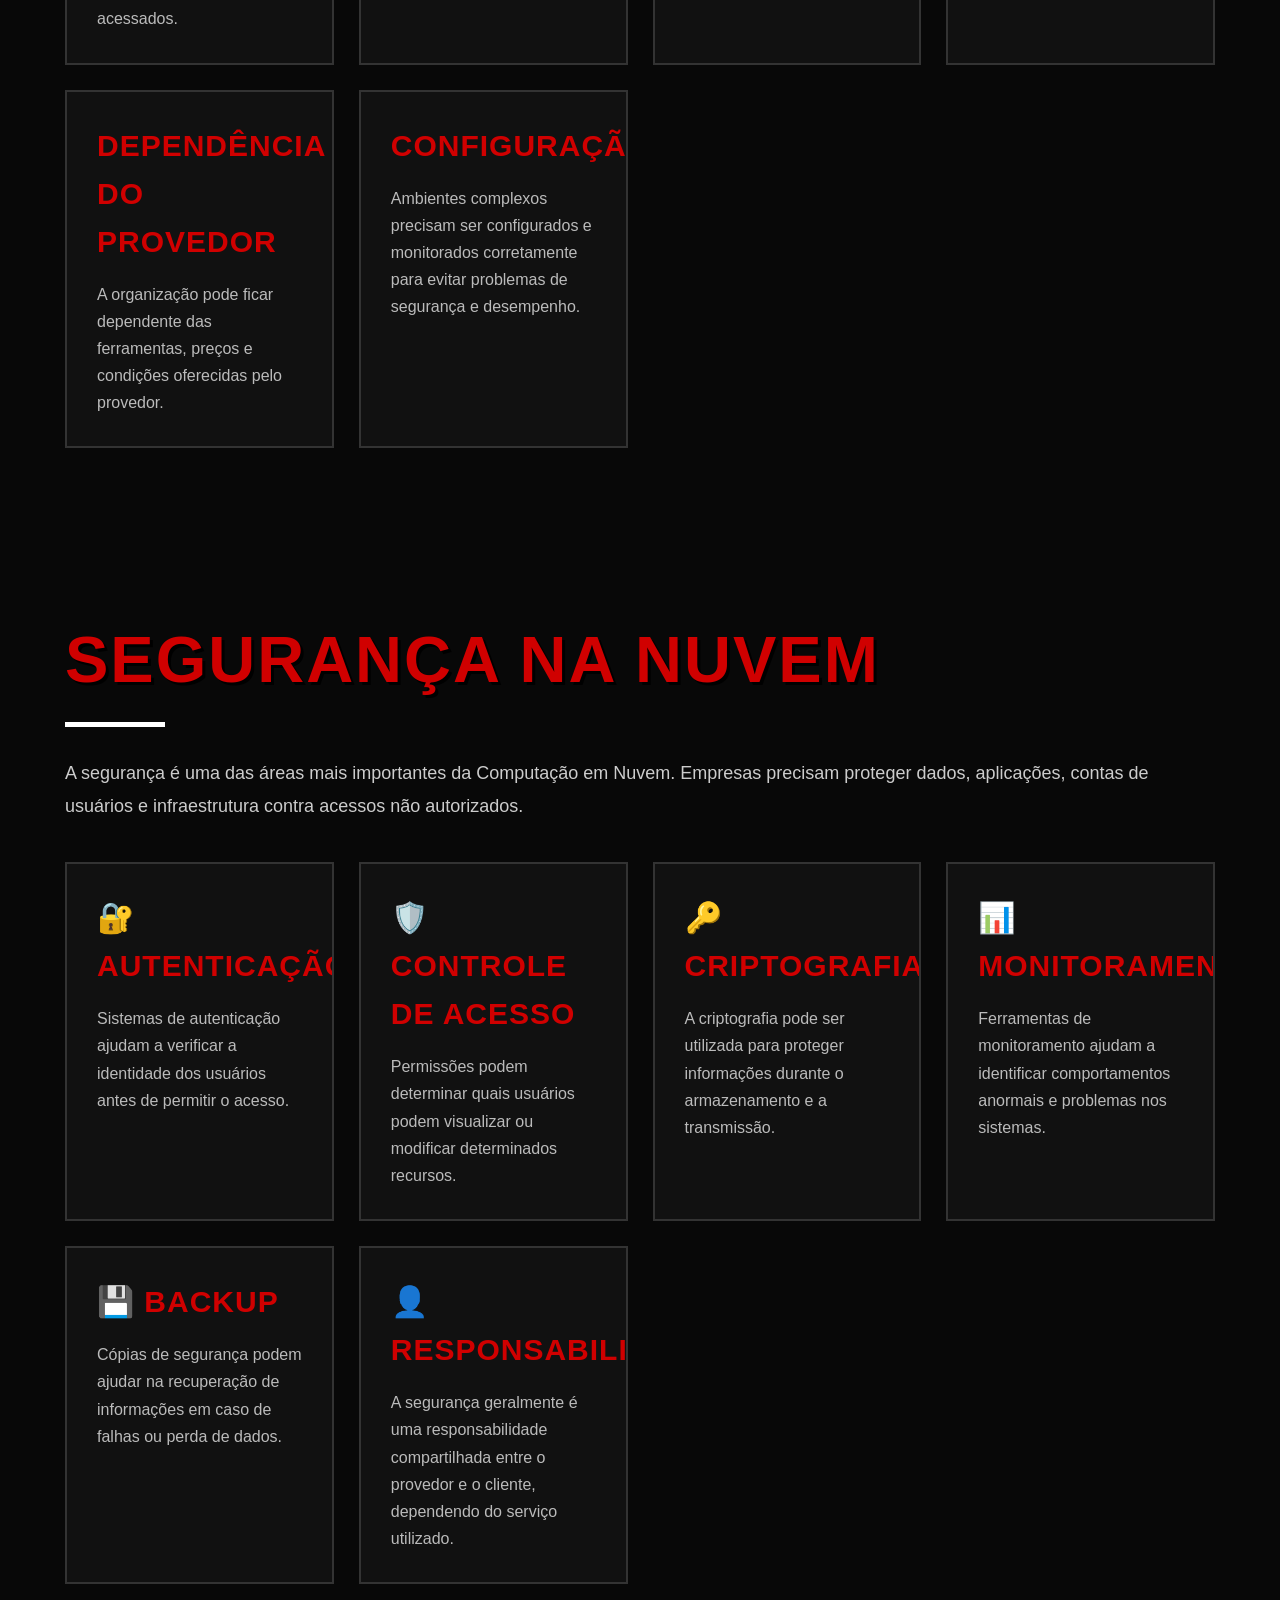
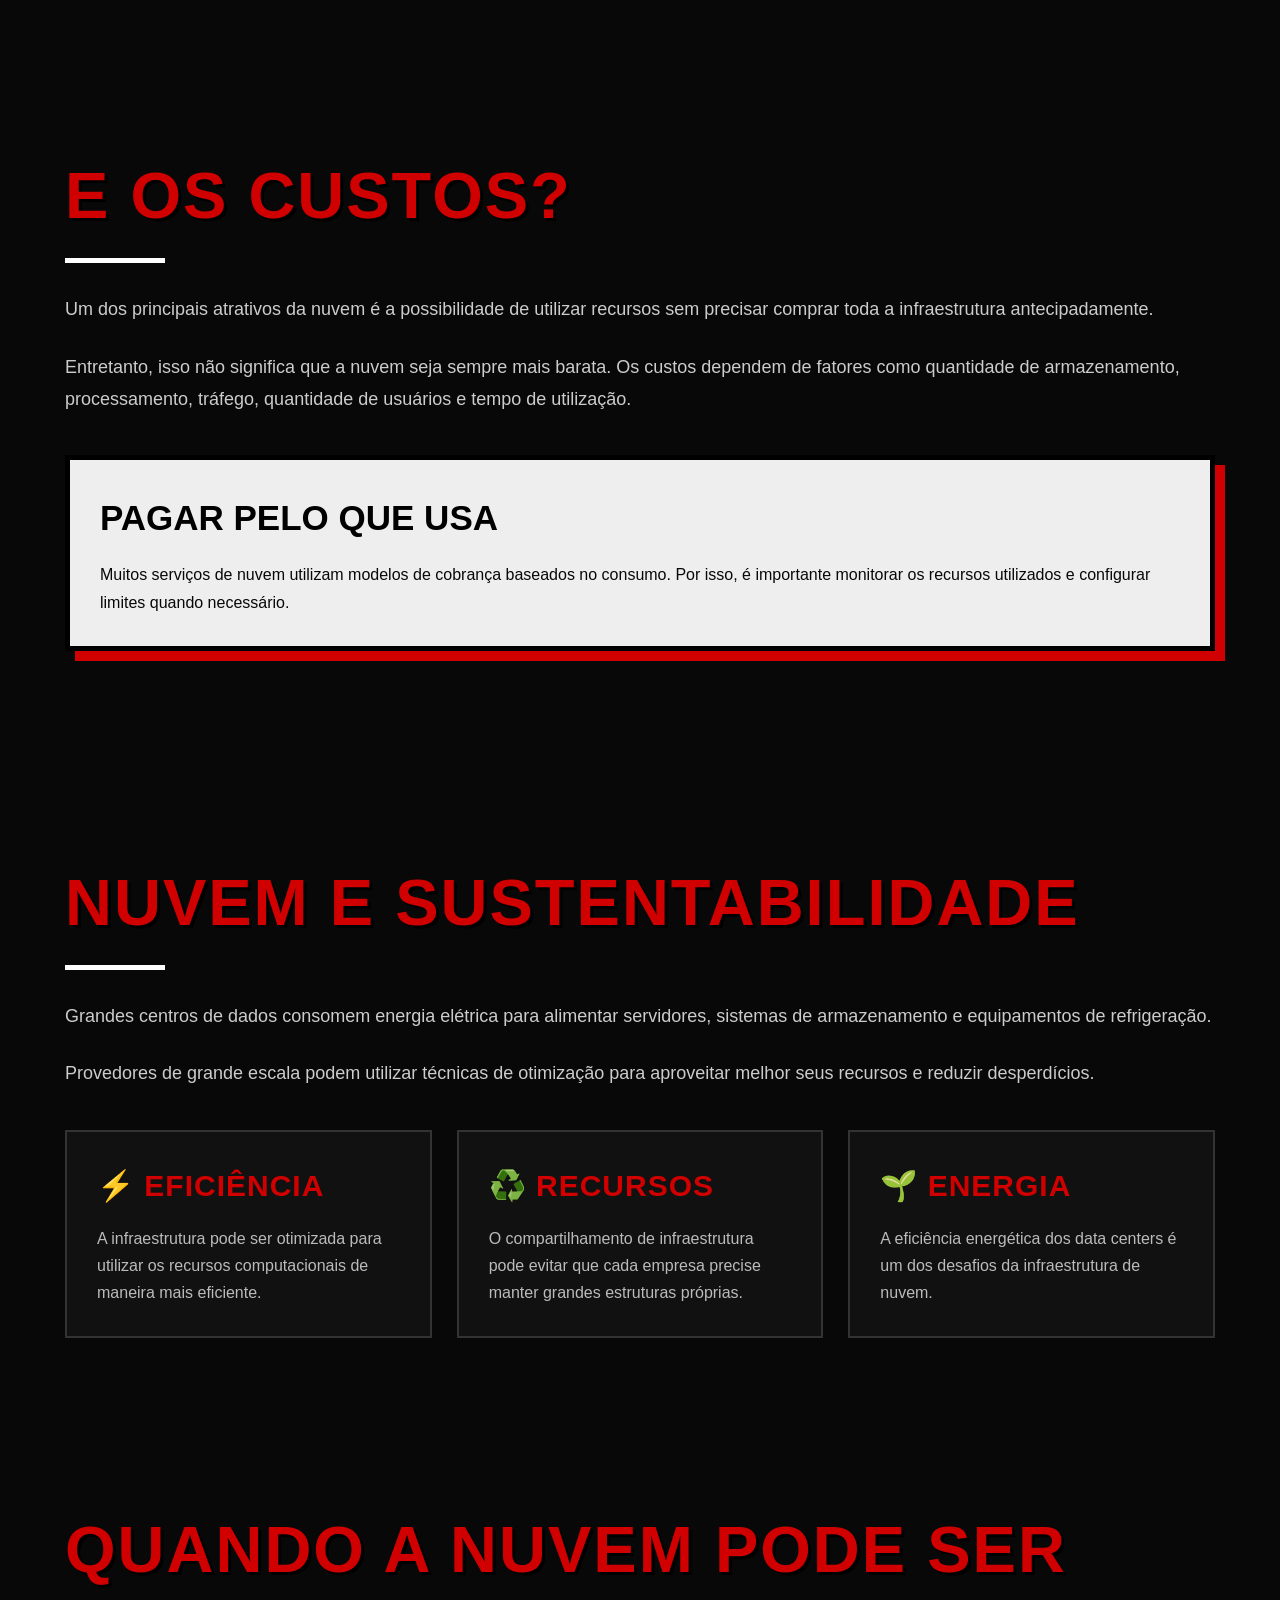
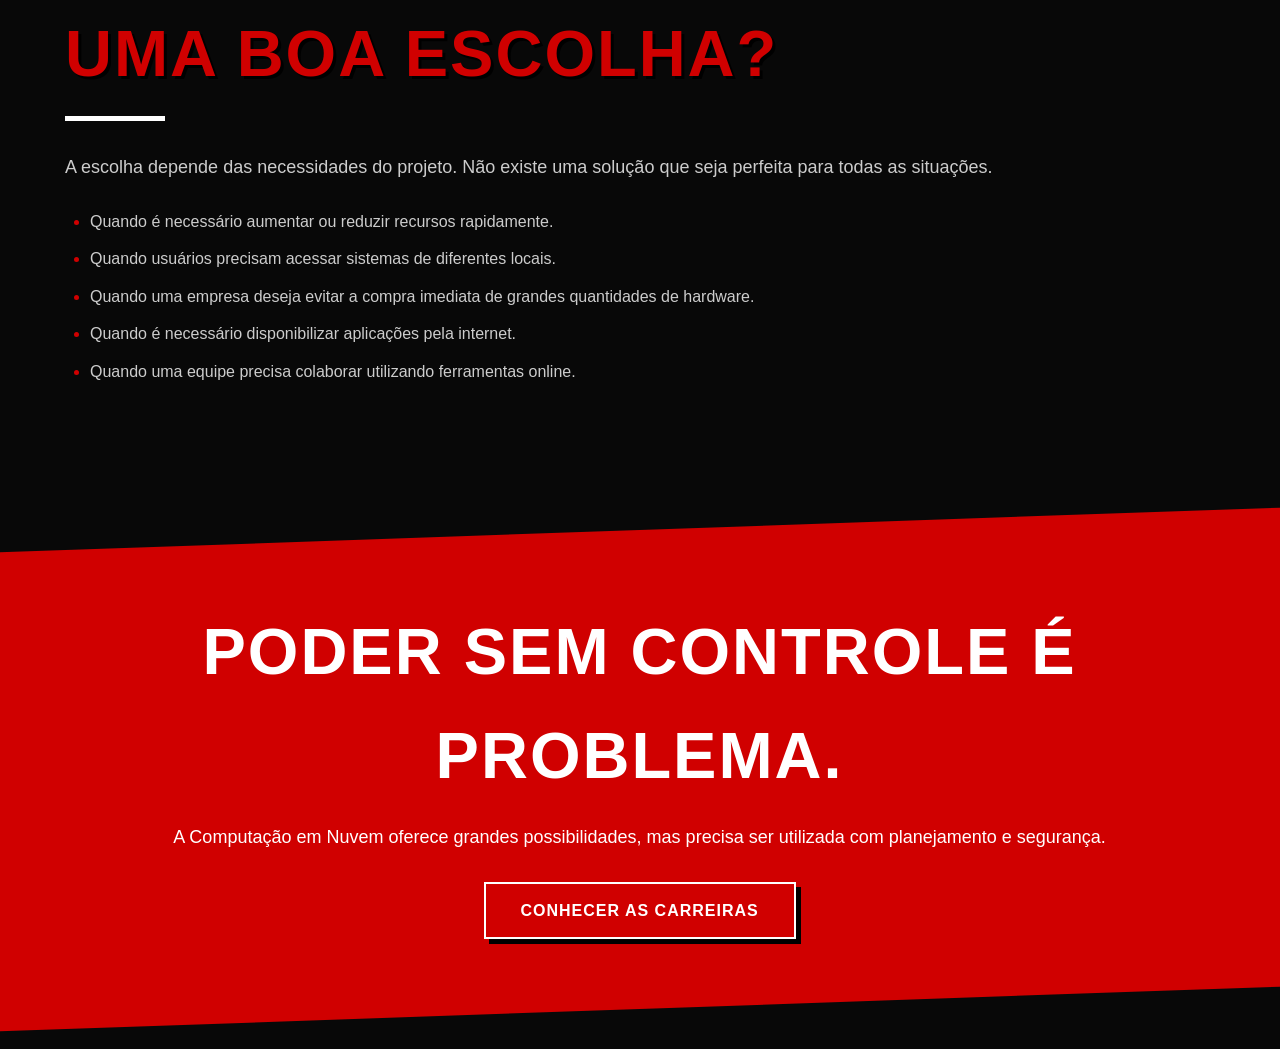
<file: Interfaces-Web/3-bimestre/CLOUDSAW/vantagens.html>
<!DOCTYPE html>
<html lang="pt-BR">

<head>

    <!-- =====================================================
         CONFIGURAÇÕES DA PÁGINA
         ===================================================== -->

    <meta charset="UTF-8">

    <meta name="viewport"
          content="width=device-width, initial-scale=1.0">

    <meta name="description"
          content="Conheça as vantagens, desvantagens, segurança e desafios da Computação em Nuvem.">

    <title>Vantagens | CLOUDSAW</title>

    <link rel="stylesheet" href="style.css">

</head>


<body>


    <!-- =====================================================
         MENU DE NAVEGAÇÃO
         ===================================================== -->

    <header>

        <nav>

            <a href="index.html" class="logo">
                CLOUDSAW
            </a>


            <ul>

                <li>
                    <a href="index.html">
                        Início
                    </a>
                </li>

                <li>
                    <a href="conceito.html">
                        Conceito
                    </a>
                </li>

                <li>
                    <a href="servicos.html">
                        Serviços
                    </a>
                </li>

                <li>
                    <a href="vantagens.html">
                        Vantagens
                    </a>
                </li>

                <li>
                    <a href="carreira.html">
                        Carreira
                    </a>
                </li>

            </ul>

        </nav>

    </header>



    <!-- =====================================================
         CONTEÚDO PRINCIPAL
         ===================================================== -->

    <main>


        <!-- =================================================
             HERO
             ================================================= -->

        <section class="hero">

            <div class="hero-content">

                <span class="onomatopeia"
                      style="top: 18%; right: 8%;">
                    BOOM!
                </span>


                <h1 class="glitch">
                    POWER
                </h1>


                <h2>
                    Vantagens & Desafios
                </h2>


                <p>

                    A Computação em Nuvem trouxe novas
                    possibilidades para pessoas, empresas
                    e organizações. Porém, toda tecnologia
                    também possui desafios.

                </p>

            </div>

        </section>



        <!-- =================================================
             INTRODUÇÃO
             ================================================= -->

        <section class="container">

            <h2 class="title">
                Por que utilizar a nuvem?
            </h2>


            <p class="text">

                A Computação em Nuvem permite que organizações
                utilizem recursos tecnológicos de maneira
                flexível, podendo adaptar sua infraestrutura
                de acordo com suas necessidades.

            </p>


            <p class="text">

                Em modelos tradicionais, uma empresa pode
                precisar comprar servidores, equipamentos
                de rede, sistemas de armazenamento e outros
                componentes.

                Na nuvem, muitos desses recursos podem ser
                contratados de um provedor especializado.

            </p>


            <div class="manga-panel">

                <h3>
                    MAIS FLEXIBILIDADE. MAIS RESPONSABILIDADE.
                </h3>

                <p>

                    A nuvem pode facilitar o acesso à tecnologia,
                    mas isso não significa que todos os problemas
                    desaparecem.

                    Segurança, custos, disponibilidade e
                    gerenciamento continuam sendo importantes.

                </p>

            </div>

        </section>



        <!-- =================================================
             VANTAGENS
             ================================================= -->

        <section class="container">

            <h2 class="title">
                Principais vantagens
            </h2>


            <div class="cards">


                <!-- VANTAGEM 1 -->

                <div class="card">

                    <span class="card-number">
                        01
                    </span>

                    <h3>
                        Escalabilidade
                    </h3>

                    <p>

                        A infraestrutura pode ser ampliada
                        ou reduzida conforme a quantidade
                        de usuários e o volume de trabalho
                        de uma aplicação.

                    </p>

                </div>


                <!-- VANTAGEM 2 -->

                <div class="card">

                    <span class="card-number">
                        02
                    </span>

                    <h3>
                        Flexibilidade
                    </h3>

                    <p>

                        Recursos podem ser disponibilizados
                        de acordo com as necessidades do
                        projeto.

                    </p>

                </div>


                <!-- VANTAGEM 3 -->

                <div class="card">

                    <span class="card-number">
                        03
                    </span>

                    <h3>
                        Acesso remoto
                    </h3>

                    <p>

                        Sistemas e arquivos podem ser
                        acessados de diferentes dispositivos
                        conectados à internet.

                    </p>

                </div>


                <!-- VANTAGEM 4 -->

                <div class="card">

                    <span class="card-number">
                        04
                    </span>

                    <h3>
                        Redução de infraestrutura
                    </h3>

                    <p>

                        Empresas podem diminuir a necessidade
                        de manter grandes estruturas físicas
                        próprias.

                    </p>

                </div>


                <!-- VANTAGEM 5 -->

                <div class="card">

                    <span class="card-number">
                        05
                    </span>

                    <h3>
                        Disponibilidade
                    </h3>

                    <p>

                        Provedores podem utilizar servidores
                        e sistemas redundantes para manter
                        serviços disponíveis.

                    </p>

                </div>


                <!-- VANTAGEM 6 -->

                <div class="card">

                    <span class="card-number">
                        06
                    </span>

                    <h3>
                        Atualizações
                    </h3>

                    <p>

                        Muitas atualizações e manutenções
                        da infraestrutura podem ser
                        realizadas pelo próprio provedor.

                    </p>

                </div>


                <!-- VANTAGEM 7 -->

                <div class="card">

                    <span class="card-number">
                        07
                    </span>

                    <h3>
                        Colaboração
                    </h3>

                    <p>

                        Serviços online podem facilitar
                        o trabalho conjunto de pessoas
                        localizadas em diferentes lugares.

                    </p>

                </div>


                <!-- VANTAGEM 8 -->

                <div class="card">

                    <span class="card-number">
                        08
                    </span>

                    <h3>
                        Agilidade
                    </h3>

                    <p>

                        Novos recursos computacionais podem
                        ser disponibilizados mais rapidamente
                        do que em uma infraestrutura física
                        construída do zero.

                    </p>

                </div>

            </div>

        </section>



        <!-- =================================================
             DESVANTAGENS
             ================================================= -->

        <section class="container">

            <h2 class="title">
                Desvantagens e desafios
            </h2>


            <p class="text">

                Apesar dos benefícios, a Computação em Nuvem
                também apresenta riscos e desafios que precisam
                ser analisados antes da escolha de uma solução.

            </p>


            <div class="cards">


                <div class="card">

                    <h3>
                        Dependência da internet
                    </h3>

                    <p>

                        Muitos serviços em nuvem dependem
                        de uma conexão de rede para serem
                        acessados.

                    </p>

                </div>


                <div class="card">

                    <h3>
                        Custos inesperados
                    </h3>

                    <p>

                        Um sistema mal configurado ou com
                        consumo elevado de recursos pode
                        gerar custos maiores do que o esperado.

                    </p>

                </div>


                <div class="card">

                    <h3>
                        Privacidade
                    </h3>

                    <p>

                        É necessário definir políticas
                        adequadas para proteger informações
                        armazenadas e processadas na nuvem.

                    </p>

                </div>


                <div class="card">

                    <h3>
                        Indisponibilidade
                    </h3>

                    <p>

                        Mesmo com estruturas de alta
                        disponibilidade, serviços podem
                        sofrer interrupções.

                    </p>

                </div>


                <div class="card">

                    <h3>
                        Dependência do provedor
                    </h3>

                    <p>

                        A organização pode ficar dependente
                        das ferramentas, preços e condições
                        oferecidas pelo provedor.

                    </p>

                </div>


                <div class="card">

                    <h3>
                        Configuração
                    </h3>

                    <p>

                        Ambientes complexos precisam ser
                        configurados e monitorados corretamente
                        para evitar problemas de segurança
                        e desempenho.

                    </p>

                </div>

            </div>

        </section>



        <!-- =================================================
             SEGURANÇA
             ================================================= -->

        <section class="container">

            <h2 class="title">
                Segurança na nuvem
            </h2>


            <p class="text">

                A segurança é uma das áreas mais importantes
                da Computação em Nuvem.

                Empresas precisam proteger dados,
                aplicações, contas de usuários e
                infraestrutura contra acessos não autorizados.

            </p>


            <div class="cards">


                <div class="card">

                    <h3>
                        🔐 Autenticação
                    </h3>

                    <p>

                        Sistemas de autenticação ajudam a
                        verificar a identidade dos usuários
                        antes de permitir o acesso.

                    </p>

                </div>


                <div class="card">

                    <h3>
                        🛡️ Controle de acesso
                    </h3>

                    <p>

                        Permissões podem determinar quais
                        usuários podem visualizar ou modificar
                        determinados recursos.

                    </p>

                </div>


                <div class="card">

                    <h3>
                        🔑 Criptografia
                    </h3>

                    <p>

                        A criptografia pode ser utilizada
                        para proteger informações durante
                        o armazenamento e a transmissão.

                    </p>

                </div>


                <div class="card">

                    <h3>
                        📊 Monitoramento
                    </h3>

                    <p>

                        Ferramentas de monitoramento ajudam
                        a identificar comportamentos anormais
                        e problemas nos sistemas.

                    </p>

                </div>


                <div class="card">

                    <h3>
                        💾 Backup
                    </h3>

                    <p>

                        Cópias de segurança podem ajudar
                        na recuperação de informações
                        em caso de falhas ou perda de dados.

                    </p>

                </div>


                <div class="card">

                    <h3>
                        👤 Responsabilidade
                    </h3>

                    <p>

                        A segurança geralmente é uma
                        responsabilidade compartilhada entre
                        o provedor e o cliente, dependendo
                        do serviço utilizado.

                    </p>

                </div>

            </div>

        </section>



        <!-- =================================================
             CUSTOS
             ================================================= -->

        <section class="container">

            <h2 class="title">
                E os custos?
            </h2>


            <p class="text">

                Um dos principais atrativos da nuvem é a
                possibilidade de utilizar recursos sem
                precisar comprar toda a infraestrutura
                antecipadamente.

            </p>


            <p class="text">

                Entretanto, isso não significa que a nuvem
                seja sempre mais barata.

                Os custos dependem de fatores como quantidade
                de armazenamento, processamento, tráfego,
                quantidade de usuários e tempo de utilização.

            </p>


            <div class="manga-panel">

                <h3>
                    PAGAR PELO QUE USA
                </h3>

                <p>

                    Muitos serviços de nuvem utilizam modelos
                    de cobrança baseados no consumo.

                    Por isso, é importante monitorar os
                    recursos utilizados e configurar limites
                    quando necessário.

                </p>

            </div>

        </section>



        <!-- =================================================
             SUSTENTABILIDADE
             ================================================= -->

        <section class="container">

            <h2 class="title">
                Nuvem e sustentabilidade
            </h2>


            <p class="text">

                Grandes centros de dados consomem energia
                elétrica para alimentar servidores,
                sistemas de armazenamento e equipamentos
                de refrigeração.

            </p>


            <p class="text">

                Provedores de grande escala podem utilizar
                técnicas de otimização para aproveitar
                melhor seus recursos e reduzir desperdícios.

            </p>


            <div class="cards">


                <div class="card">

                    <h3>
                        ⚡ Eficiência
                    </h3>

                    <p>

                        A infraestrutura pode ser otimizada
                        para utilizar os recursos computacionais
                        de maneira mais eficiente.

                    </p>

                </div>


                <div class="card">

                    <h3>
                        ♻️ Recursos
                    </h3>

                    <p>

                        O compartilhamento de infraestrutura
                        pode evitar que cada empresa precise
                        manter grandes estruturas próprias.

                    </p>

                </div>


                <div class="card">

                    <h3>
                        🌱 Energia
                    </h3>

                    <p>

                        A eficiência energética dos data
                        centers é um dos desafios da
                        infraestrutura de nuvem.

                    </p>

                </div>

            </div>

        </section>



        <!-- =================================================
             QUANDO UTILIZAR
             ================================================= -->

        <section class="container">

            <h2 class="title">
                Quando a nuvem pode ser uma boa escolha?
            </h2>


            <p class="text">

                A escolha depende das necessidades do projeto.
                Não existe uma solução que seja perfeita
                para todas as situações.

            </p>


            <ul class="lista">

                <li>
                    Quando é necessário aumentar ou reduzir
                    recursos rapidamente.
                </li>

                <li>
                    Quando usuários precisam acessar
                    sistemas de diferentes locais.
                </li>

                <li>
                    Quando uma empresa deseja evitar a compra
                    imediata de grandes quantidades de hardware.
                </li>

                <li>
                    Quando é necessário disponibilizar
                    aplicações pela internet.
                </li>

                <li>
                    Quando uma equipe precisa colaborar
                    utilizando ferramentas online.
                </li>

            </ul>

        </section>



        <!-- =================================================
             CONCLUSÃO
             ================================================= -->

        <section class="banner">

            <div class="banner-content">

                <h2>
                    PODER SEM CONTROLE É PROBLEMA.
                </h2>

                <p>

                    A Computação em Nuvem oferece grandes
                    possibilidades, mas precisa ser utilizada
                    com planejamento e segurança.

                </p>


                <a href="carreira.html"
                   class="btn">

                    Conhecer as carreiras

                </a>

            </div>

        </section>


    </main>



    <!-- =====================================================
         RODAPÉ
         =====================================
</file>
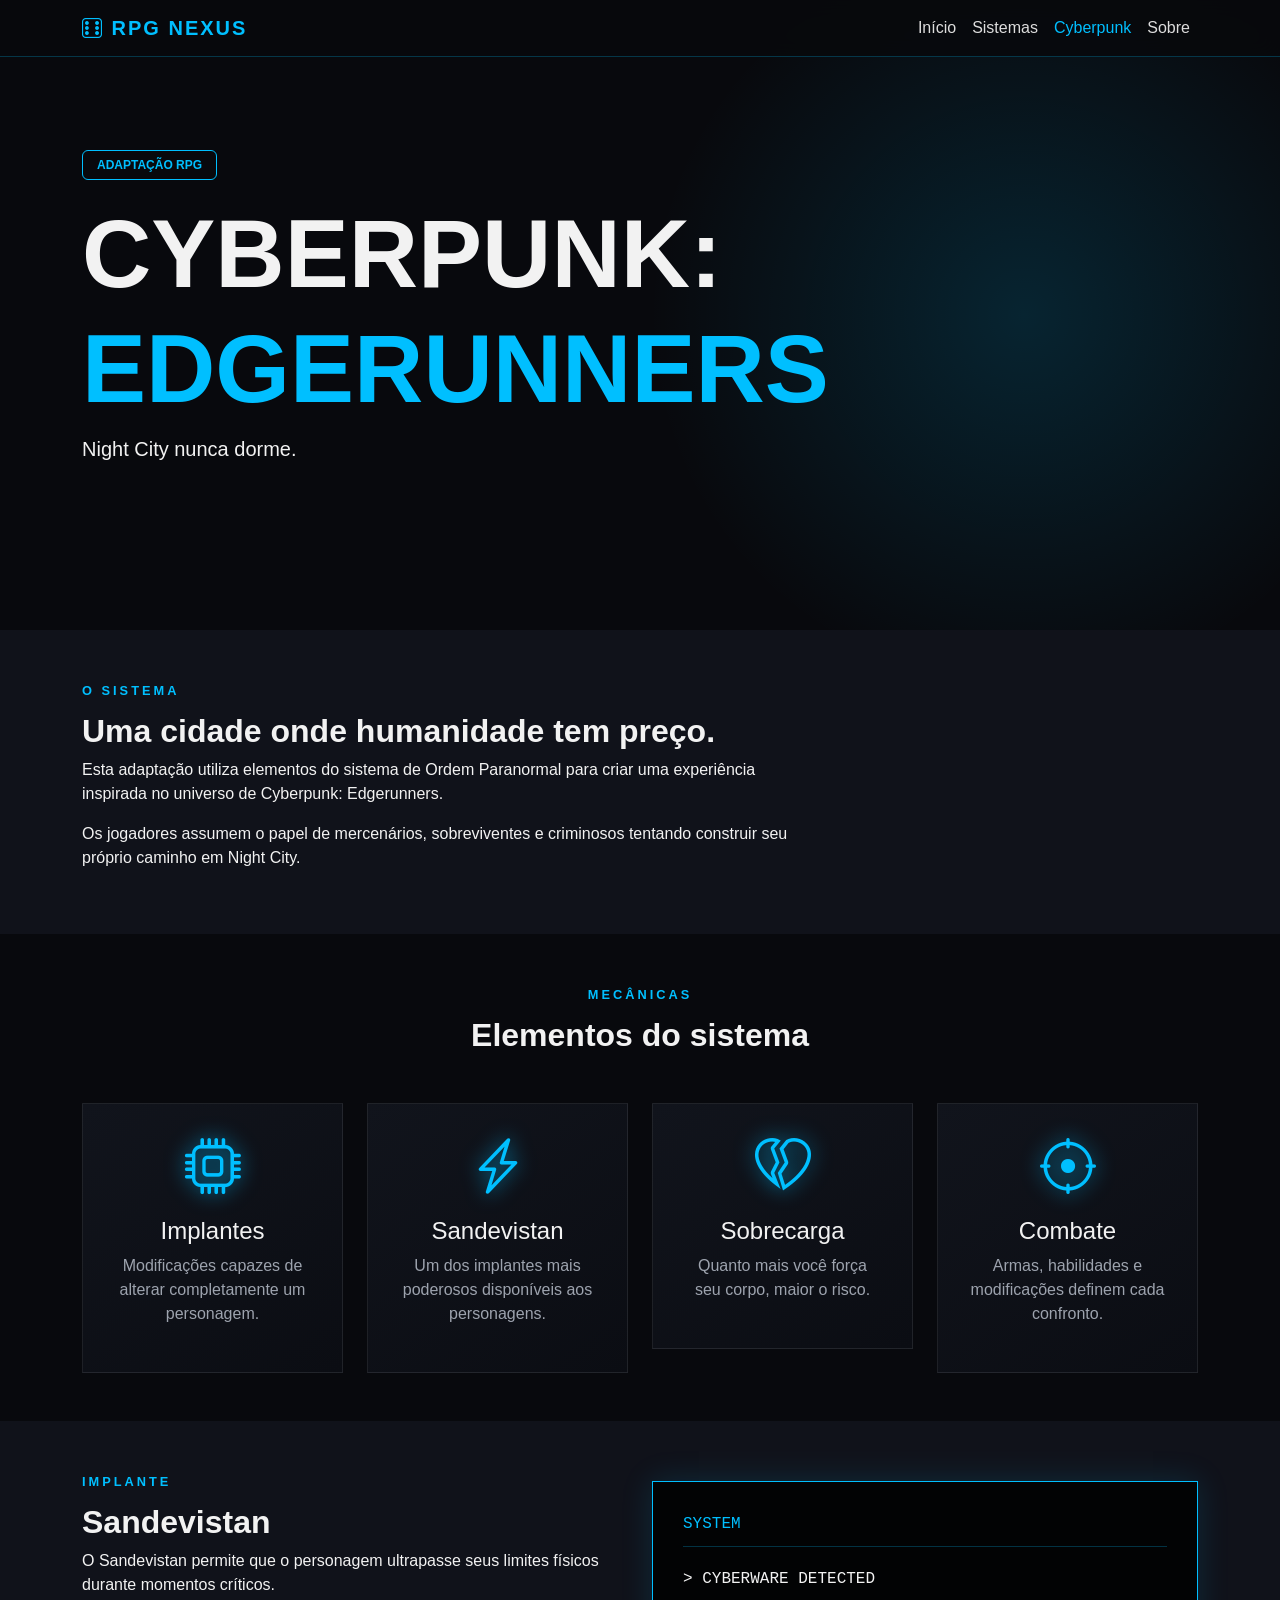
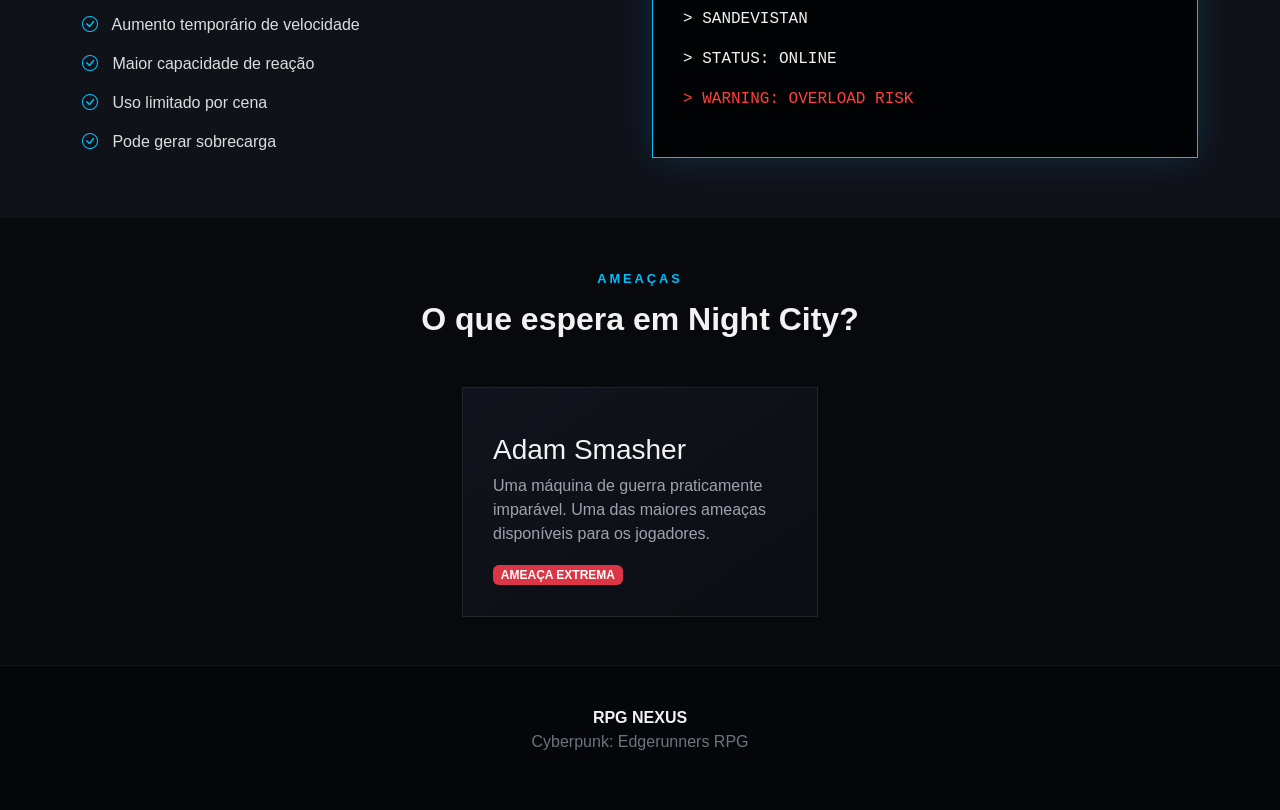
<file: Interfaces-Web/3-bimestre/RPG-NEXUS/cyberpunk.html>
<!DOCTYPE html>
<html lang="pt-BR">

<head>

    <meta charset="UTF-8">
    <meta name="viewport" content="width=device-width, initial-scale=1.0">

    <title>Cyberpunk | RPG Nexus</title>

    <link 
        href="https://cdn.jsdelivr.net/npm/bootstrap@5.3.3/dist/css/bootstrap.min.css" 
        rel="stylesheet"
    >

    <link 
        rel="stylesheet" 
        href="https://cdn.jsdelivr.net/npm/bootstrap-icons@1.11.3/font/bootstrap-icons.min.css"
    >

    <link rel="stylesheet" href="css/style.css">

</head>


<body>


<nav class="navbar navbar-expand-lg navbar-dark fixed-top">

    <div class="container">

        <a class="navbar-brand fw-bold" href="index.html">
            <i class="bi bi-dice-6"></i> RPG NEXUS
        </a>

        <button 
            class="navbar-toggler"
            data-bs-toggle="collapse"
            data-bs-target="#menu"
        >

            <span class="navbar-toggler-icon"></span>

        </button>


        <div class="collapse navbar-collapse" id="menu">

            <ul class="navbar-nav ms-auto">

                <li class="nav-item">
                    <a class="nav-link" href="index.html">
                        Início
                    </a>
                </li>

                <li class="nav-item">
                    <a class="nav-link" href="sistemas.html">
                        Sistemas
                    </a>
                </li>

                <li class="nav-item">
                    <a class="nav-link active" href="cyberpunk.html">
                        Cyberpunk
                    </a>
                </li>

                <li class="nav-item">
                    <a class="nav-link" href="sobre.html">
                        Sobre
                    </a>
                </li>

            </ul>

        </div>

    </div>

</nav>


<header class="cyber-header">

    <div class="container">

        <span class="badge cyber-badge">
            ADAPTAÇÃO RPG
        </span>

        <h1 class="mt-3">
            CYBERPUNK:
            <span>EDGERUNNERS</span>
        </h1>

        <p class="lead">
            Night City nunca dorme.
        </p>

    </div>

</header>


<section class="section-dark py-5">

    <div class="container">

        <div class="row">

            <div class="col-lg-8">

                <span class="section-tag">
                    O SISTEMA
                </span>

                <h2 class="section-title">
                    Uma cidade onde humanidade tem preço.
                </h2>

                <p>
                    Esta adaptação utiliza elementos do sistema
                    de Ordem Paranormal para criar uma experiência
                    inspirada no universo de Cyberpunk: Edgerunners.
                </p>

                <p>
                    Os jogadores assumem o papel de mercenários,
                    sobreviventes e criminosos tentando construir
                    seu próprio caminho em Night City.
                </p>

            </div>

        </div>

    </div>

</section>


<!-- MECÂNICAS -->

<section class="py-5">

    <div class="container">

        <div class="text-center mb-5">

            <span class="section-tag">
                MECÂNICAS
            </span>

            <h2 class="section-title">
                Elementos do sistema
            </h2>

        </div>


        <div class="row g-4">


            <div class="col-md-6 col-lg-3">

                <div class="system-card text-center">

                    <i class="bi bi-cpu display-4 neon-icon"></i>

                    <h4 class="mt-3">
                        Implantes
                    </h4>

                    <p>
                        Modificações capazes de alterar
                        completamente um personagem.
                    </p>

                </div>

            </div>


            <div class="col-md-6 col-lg-3">

                <div class="system-card text-center">

                    <i class="bi bi-lightning-charge display-4 neon-icon"></i>

                    <h4 class="mt-3">
                        Sandevistan
                    </h4>

                    <p>
                        Um dos implantes mais poderosos
                        disponíveis aos personagens.
                    </p>

                </div>

            </div>


            <div class="col-md-6 col-lg-3">

                <div class="system-card text-center">

                    <i class="bi bi-heartbreak display-4 neon-icon"></i>

                    <h4 class="mt-3">
                        Sobrecarga
                    </h4>

                    <p>
                        Quanto mais você força seu corpo,
                        maior o risco.
                    </p>

                </div>

            </div>


            <div class="col-md-6 col-lg-3">

                <div class="system-card text-center">

                    <i class="bi bi-crosshair display-4 neon-icon"></i>

                    <h4 class="mt-3">
                        Combate
                    </h4>

                    <p>
                        Armas, habilidades e modificações
                        definem cada confronto.
                    </p>

                </div>

            </div>


        </div>

    </div>

</section>


<!-- SANDEVISTAN -->

<section class="section-dark py-5">

    <div class="container">

        <div class="row align-items-center">

            <div class="col-lg-6">

                <span class="section-tag">
                    IMPLANTE
                </span>

                <h2 class="section-title">
                    Sandevistan
                </h2>

                <p>
                    O Sandevistan permite que o personagem
                    ultrapasse seus limites físicos durante
                    momentos críticos.
                </p>

                <ul class="cyber-list">

                    <li>
                        <i class="bi bi-check-circle"></i>
                        Aumento temporário de velocidade
                    </li>

                    <li>
                        <i class="bi bi-check-circle"></i>
                        Maior capacidade de reação
                    </li>

                    <li>
                        <i class="bi bi-check-circle"></i>
                        Uso limitado por cena
                    </li>

                    <li>
                        <i class="bi bi-check-circle"></i>
                        Pode gerar sobrecarga
                    </li>

                </ul>

            </div>


            <div class="col-lg-6 text-center">

                <div class="cyber-terminal">

                    <div class="terminal-header">
                        SYSTEM
                    </div>

                    <p>
                        > CYBERWARE DETECTED
                    </p>

                    <p>
                        > SANDEVISTAN
                    </p>

                    <p>
                        > STATUS: ONLINE
                    </p>

                    <p class="terminal-warning">
                        > WARNING: OVERLOAD RISK
                    </p>

                </div>

            </div>

        </div>

    </div>

</section>


<!-- AMEAÇAS -->

<section class="py-5">

    <div class="container">

        <div class="text-center mb-5">

            <span class="section-tag">
                AMEAÇAS
            </span>

            <h2 class="section-title">
                O que espera em Night City?
            </h2>

        </div>


        <div class="row justify-content-center">

            <div class="col-md-6 col-lg-4">

                <div class="system-card">

                    <div class="card-icon">
                        <i class="bi bi-skull"></i>
                    </div>

                    <h3>
                        Adam Smasher
                    </h3>

                    <p>
                        Uma máquina de guerra praticamente
                        imparável. Uma das maiores ameaças
                        disponíveis para os jogadores.
                    </p>

                    <span class="badge bg-danger">
                        AMEAÇA EXTREMA
                    </span>

                </div>

            </div>

        </div>

    </div>

</section>


<footer>

    <div class="container text-center">

        <strong>RPG NEXUS</strong>

        <p class="text-secondary">
            Cyberpunk: Edgerunners RPG
        </p>

    </div>

</footer>


<script 
src="https://cdn.jsdelivr.net/npm/bootstrap@5.3.3/dist/js/bootstrap.bundle.min.js">
</script>

<script src="js/script.js"></script>

</body>

</html>
</file>
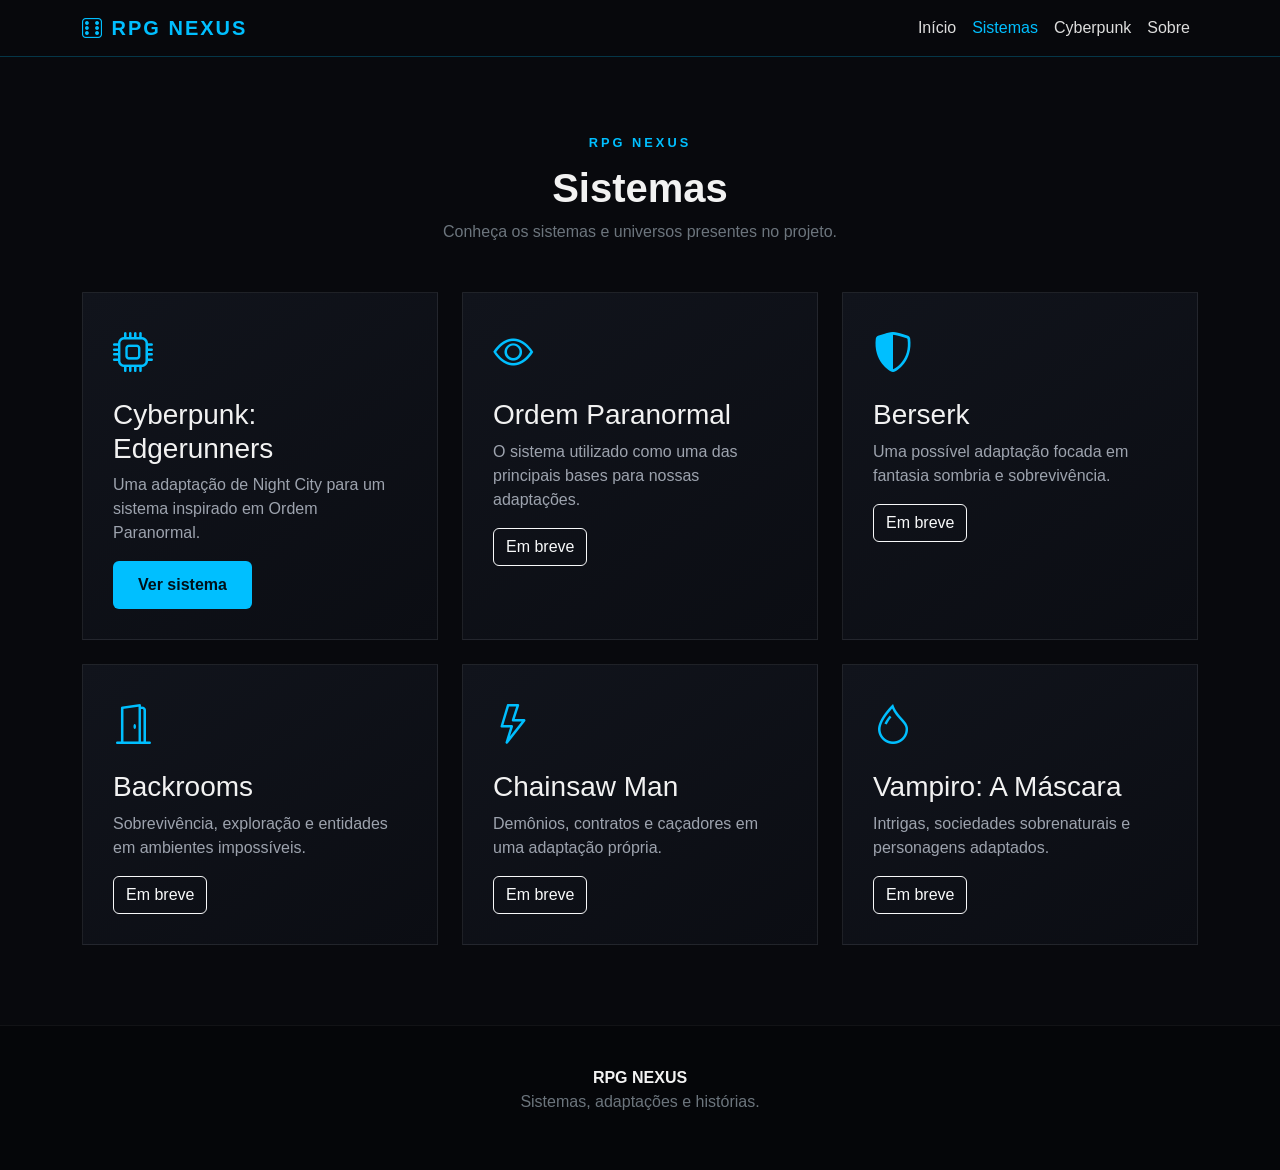
<file: Interfaces-Web/3-bimestre/RPG-NEXUS/sistemas.html>
<!DOCTYPE html>
<html lang="pt-BR">
<head>

    <meta charset="UTF-8">
    <meta name="viewport" content="width=device-width, initial-scale=1.0">

    <title>Sistemas | RPG Nexus</title>

    <link 
        href="https://cdn.jsdelivr.net/npm/bootstrap@5.3.3/dist/css/bootstrap.min.css" 
        rel="stylesheet"
    >

    <link 
        rel="stylesheet" 
        href="https://cdn.jsdelivr.net/npm/bootstrap-icons@1.11.3/font/bootstrap-icons.min.css"
    >

    <link rel="stylesheet" href="css/style.css">

</head>

<body>


<!-- NAVBAR -->

<nav class="navbar navbar-expand-lg navbar-dark fixed-top">

    <div class="container">

        <a class="navbar-brand fw-bold" href="index.html">
            <i class="bi bi-dice-6"></i> RPG NEXUS
        </a>

        <button 
            class="navbar-toggler"
            data-bs-toggle="collapse"
            data-bs-target="#menu"
        >

            <span class="navbar-toggler-icon"></span>

        </button>


        <div class="collapse navbar-collapse" id="menu">

            <ul class="navbar-nav ms-auto">

                <li class="nav-item">
                    <a class="nav-link" href="index.html">
                        Início
                    </a>
                </li>

                <li class="nav-item">
                    <a class="nav-link active" href="sistemas.html">
                        Sistemas
                    </a>
                </li>

                <li class="nav-item">
                    <a class="nav-link" href="cyberpunk.html">
                        Cyberpunk
                    </a>
                </li>

                <li class="nav-item">
                    <a class="nav-link" href="sobre.html">
                        Sobre
                    </a>
                </li>

            </ul>

        </div>

    </div>

</nav>


<!-- CONTEÚDO -->

<main class="page-content">

    <div class="container">

        <div class="text-center mb-5">

            <span class="section-tag">
                RPG NEXUS
            </span>

            <h1 class="section-title">
                Sistemas
            </h1>

            <p class="text-secondary">
                Conheça os sistemas e universos presentes
                no projeto.
            </p>

        </div>


        <div class="row g-4">


            <!-- CYBERPUNK -->

            <div class="col-md-6 col-lg-4">

                <div class="system-card h-100">

                    <div class="card-icon">
                        <i class="bi bi-cpu"></i>
                    </div>

                    <h3>
                        Cyberpunk: Edgerunners
                    </h3>

                    <p>
                        Uma adaptação de Night City para um sistema
                        inspirado em Ordem Paranormal.
                    </p>

                    <a 
                        href="cyberpunk.html"
                        class="btn btn-neon"
                    >
                        Ver sistema
                    </a>

                </div>

            </div>


            <!-- ORDEM -->

            <div class="col-md-6 col-lg-4">

                <div class="system-card h-100">

                    <div class="card-icon">
                        <i class="bi bi-eye"></i>
                    </div>

                    <h3>
                        Ordem Paranormal
                    </h3>

                    <p>
                        O sistema utilizado como uma das principais
                        bases para nossas adaptações.
                    </p>

                    <button class="btn btn-outline-light">
                        Em breve
                    </button>

                </div>

            </div>


            <!-- BERSERK -->

            <div class="col-md-6 col-lg-4">

                <div class="system-card h-100">

                    <div class="card-icon">
                        <i class="bi bi-shield-shaded"></i>
                    </div>

                    <h3>
                        Berserk
                    </h3>

                    <p>
                        Uma possível adaptação focada em fantasia
                        sombria e sobrevivência.
                    </p>

                    <button class="btn btn-outline-light">
                        Em breve
                    </button>

                </div>

            </div>


            <!-- BACKROOMS -->

            <div class="col-md-6 col-lg-4">

                <div class="system-card h-100">

                    <div class="card-icon">
                        <i class="bi bi-door-open"></i>
                    </div>

                    <h3>
                        Backrooms
                    </h3>

                    <p>
                        Sobrevivência, exploração e entidades
                        em ambientes impossíveis.
                    </p>

                    <button class="btn btn-outline-light">
                        Em breve
                    </button>

                </div>

            </div>


            <!-- CHAINSAW -->

            <div class="col-md-6 col-lg-4">

                <div class="system-card h-100">

                    <div class="card-icon">
                        <i class="bi bi-lightning"></i>
                    </div>

                    <h3>
                        Chainsaw Man
                    </h3>

                    <p>
                        Demônios, contratos e caçadores em uma
                        adaptação própria.
                    </p>

                    <button class="btn btn-outline-light">
                        Em breve
                    </button>

                </div>

            </div>


            <!-- VAMPIRO -->

            <div class="col-md-6 col-lg-4">

                <div class="system-card h-100">

                    <div class="card-icon">
                        <i class="bi bi-droplet"></i>
                    </div>

                    <h3>
                        Vampiro: A Máscara
                    </h3>

                    <p>
                        Intrigas, sociedades sobrenaturais e
                        personagens adaptados.
                    </p>

                    <button class="btn btn-outline-light">
                        Em breve
                    </button>

                </div>

            </div>


        </div>

    </div>

</main>


<footer>

    <div class="container text-center">

        <strong>RPG NEXUS</strong>

        <p class="text-secondary">
            Sistemas, adaptações e histórias.
        </p>

    </div>

</footer>


<script 
src="https://cdn.jsdelivr.net/npm/bootstrap@5.3.3/dist/js/bootstrap.bundle.min.js">
</script>

<script src="js/script.js"></script>

</body>
</html>
</file>
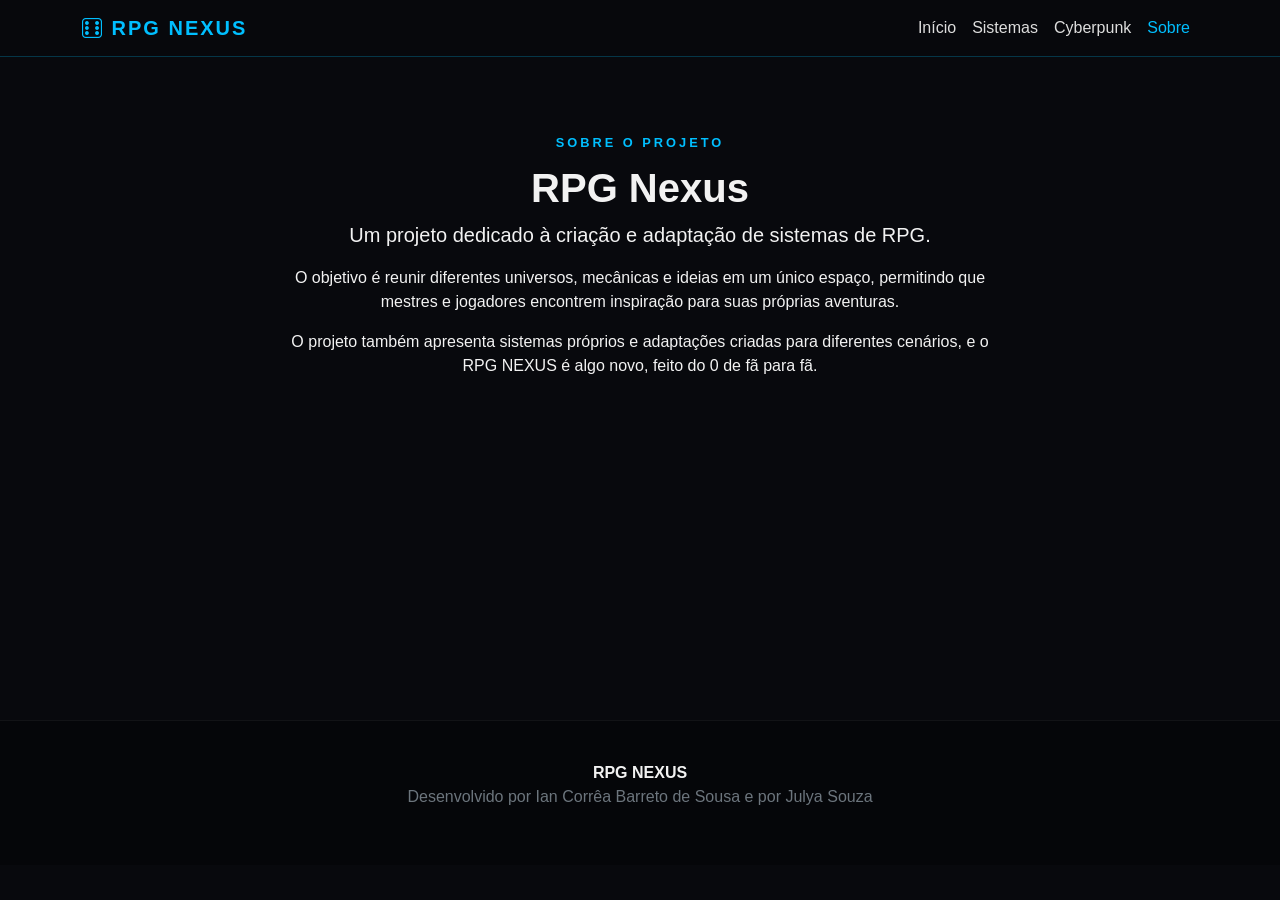
<file: Interfaces-Web/3-bimestre/RPG-NEXUS/sobre.html>
<!DOCTYPE html>
<html lang="pt-BR">

<head>

    <meta charset="UTF-8">
    <meta name="viewport" content="width=device-width, initial-scale=1.0">

    <title>Sobre | RPG Nexus</title>

    <link 
        href="https://cdn.jsdelivr.net/npm/bootstrap@5.3.3/dist/css/bootstrap.min.css" 
        rel="stylesheet"
    >

    <link 
        rel="stylesheet" 
        href="https://cdn.jsdelivr.net/npm/bootstrap-icons@1.11.3/font/bootstrap-icons.min.css"
    >

    <link rel="stylesheet" href="css/style.css">

</head>

<body>


<nav class="navbar navbar-expand-lg navbar-dark fixed-top">

    <div class="container">

        <a class="navbar-brand fw-bold" href="index.html">
            <i class="bi bi-dice-6"></i> RPG NEXUS
        </a>

        <button 
            class="navbar-toggler"
            data-bs-toggle="collapse"
            data-bs-target="#menu"
        >

            <span class="navbar-toggler-icon"></span>

        </button>


        <div class="collapse navbar-collapse" id="menu">

            <ul class="navbar-nav ms-auto">

                <li class="nav-item">
                    <a class="nav-link" href="index.html">
                        Início
                    </a>
                </li>

                <li class="nav-item">
                    <a class="nav-link" href="sistemas.html">
                        Sistemas
                    </a>
                </li>

                <li class="nav-item">
                    <a class="nav-link" href="cyberpunk.html">
                        Cyberpunk
                    </a>
                </li>

                <li class="nav-item">
                    <a class="nav-link active" href="sobre.html">
                        Sobre
                    </a>
                </li>

            </ul>

        </div>

    </div>

</nav>


<main class="page-content">

    <div class="container">

        <div class="row justify-content-center">

            <div class="col-lg-8 text-center">

                <span class="section-tag">
                    SOBRE O PROJETO
                </span>

                <h1 class="section-title">
                    RPG Nexus
                </h1>

                <p class="lead">
                    Um projeto dedicado à criação e adaptação
                    de sistemas de RPG.
                </p>

                <p>
                    O objetivo é reunir diferentes universos,
                    mecânicas e ideias em um único espaço,
                    permitindo que mestres e jogadores encontrem
                    inspiração para suas próprias aventuras.
                </p>

                <p>
                    O projeto também apresenta sistemas próprios
                    e adaptações criadas para diferentes cenários,
                    e o RPG NEXUS é algo novo, feito do 0 de fã para fã.
                </p>

            </div>

        </div>

    </div>

</main>


<footer>

    <div class="container text-center">

        <strong>RPG NEXUS</strong>

        <p class="text-secondary">
            Desenvolvido por Ian Corrêa Barreto de Sousa e por Julya Souza
        </p>

    </div>

</footer>


<script 
src="https://cdn.jsdelivr.net/npm/bootstrap@5.3.3/dist/js/bootstrap.bundle.min.js">
</script>

<script src="js/script.js"></script>

</body>

</html>
</file>
<file: Interfaces-Web/3-bimestre/CLOUDSAW/style.css>
/* =========================================================
   CLOUDSAW
   Site sobre Computação em Nuvem
   Estilo: Mangá / Cyberpunk / Vermelho e Preto
   ========================================================= */


/* =========================================================
   1. CONFIGURAÇÕES GERAIS
   ========================================================= */

* {
    margin: 0;
    padding: 0;
    box-sizing: border-box;
}

html {
    scroll-behavior: smooth;
}

body {
    background-color: #080808;
    color: #f5f5f5;
    font-family: Arial, Helvetica, sans-serif;
    line-height: 1.6;
}


/* =========================================================
   2. VARIÁVEIS DE CORES
   ========================================================= */

:root {
    --vermelho: #d00000;
    --vermelho-escuro: #8b0000;
    --preto: #080808;
    --preto-card: #111111;
    --cinza: #1c1c1c;
    --cinza-claro: #bdbdbd;
    --branco: #ffffff;
}


/* =========================================================
   3. BARRA DE NAVEGAÇÃO
   ========================================================= */

header {
    background-color: #0b0b0b;
    border-bottom: 3px solid var(--vermelho);

    position: sticky;
    top: 0;

    z-index: 1000;

    padding: 15px 6%;
}

nav {
    display: flex;
    justify-content: space-between;
    align-items: center;

    max-width: 1200px;
    margin: auto;
}


/* Logo */

.logo {
    font-family: Impact, Haettenschweiler, 'Arial Narrow Bold', sans-serif;

    font-size: 32px;
    letter-spacing: 3px;

    color: var(--vermelho);

    text-decoration: none;

    text-shadow:
        2px 2px 0 #ffffff,
        4px 4px 0 #000000;
}


/* Menu */

nav ul {
    display: flex;

    list-style: none;

    gap: 25px;
}

nav ul li a {
    color: var(--branco);

    text-decoration: none;

    font-weight: bold;

    text-transform: uppercase;

    font-size: 14px;

    transition: 0.3s;
}

nav ul li a:hover {
    color: var(--vermelho);

    text-shadow:
        0 0 5px var(--vermelho),
        0 0 10px var(--vermelho);
}


/* =========================================================
   4. SEÇÃO PRINCIPAL / HERO
   ========================================================= */

.hero {
    min-height: 90vh;

    display: flex;

    justify-content: center;
    align-items: center;

    text-align: center;

    padding: 50px 20px;

    position: relative;

    overflow: hidden;

    background-color: var(--preto);
}


/* Efeito de linhas de mangá */

.hero::before {
    content: "";

    position: absolute;

    inset: 0;

    background:
        repeating-linear-gradient(
            45deg,
            transparent,
            transparent 12px,
            rgba(255, 255, 255, 0.025) 12px,
            rgba(255, 255, 255, 0.025) 14px
        );

    pointer-events: none;
}


/* Conteúdo do Hero */

.hero-content {
    position: relative;

    z-index: 2;

    max-width: 900px;
}


/* Título principal */

.hero h1 {
    font-family: Impact, Haettenschweiler, 'Arial Narrow Bold', sans-serif;

    font-size: clamp(70px, 14vw, 160px);

    color: var(--vermelho);

    letter-spacing: 8px;

    line-height: 0.9;

    text-transform: uppercase;

    text-shadow:
        5px 5px 0 var(--branco),
        10px 10px 0 #000000;

    animation: aparecer 1s ease;
}


/* Subtítulo */

.hero h2 {
    margin-top: 25px;

    font-size: clamp(25px, 5vw, 45px);

    text-transform: uppercase;

    letter-spacing: 2px;
}

.hero p {
    max-width: 700px;

    margin: 25px auto 0;

    color: var(--cinza-claro);

    font-size: 18px;
}


/* =========================================================
   5. BOTÕES
   ========================================================= */

.btn {
    display: inline-block;

    margin-top: 30px;

    padding: 14px 35px;

    background-color: var(--vermelho);

    border: 2px solid var(--branco);

    color: var(--branco);

    text-decoration: none;

    font-weight: bold;

    text-transform: uppercase;

    letter-spacing: 1px;

    transition: 0.3s;

    box-shadow: 5px 5px 0 #000000;
}

.btn:hover {
    background-color: var(--branco);

    color: var(--vermelho);

    transform: translate(-3px, -3px);

    box-shadow: 8px 8px 0 var(--vermelho);
}


/* =========================================================
   6. CONTAINER PRINCIPAL
   ========================================================= */

.container {
    width: 90%;

    max-width: 1150px;

    margin: auto;

    padding: 80px 0;
}


/* =========================================================
   7. TÍTULOS
   ========================================================= */

.title {
    font-family: Impact, Haettenschweiler, 'Arial Narrow Bold', sans-serif;

    color: var(--vermelho);

    font-size: clamp(40px, 6vw, 65px);

    text-transform: uppercase;

    letter-spacing: 2px;

    margin-bottom: 30px;

    text-shadow: 3px 3px 0 #000000;
}


/* Linha abaixo dos títulos */

.title::after {
    content: "";

    display: block;

    width: 100px;

    height: 5px;

    background-color: var(--branco);

    margin-top: 10px;
}


/* =========================================================
   8. TEXTOS
   ========================================================= */

.text {
    color: #cccccc;

    font-size: 18px;

    line-height: 1.8;

    margin-bottom: 25px;
}

.highlight {
    color: var(--vermelho);

    font-weight: bold;
}


/* =========================================================
   9. CARDS
   ========================================================= */

.cards {
    display: grid;

    grid-template-columns:
        repeat(auto-fit, minmax(240px, 1fr));

    gap: 25px;

    margin-top: 40px;
}


.card {
    background-color: var(--preto-card);

    border: 2px solid #333333;

    padding: 30px;

    position: relative;

    transition: 0.3s;

    overflow: hidden;
}


/* Barra vermelha lateral */

.card::before {
    content: "";

    position: absolute;

    left: 0;
    top: 0;

    width: 5px;
    height: 100%;

    background-color: var(--vermelho);

    transform: scaleY(0);

    transition: 0.3s;

    transform-origin: bottom;
}


.card:hover {
    transform: translateY(-8px);

    border-color: var(--vermelho);

    box-shadow: 8px 8px 0 var(--vermelho);
}


.card:hover::before {
    transform: scaleY(1);
}


/* Título dos cards */

.card h3 {
    font-family: Impact, Haettenschweiler, 'Arial Narrow Bold', sans-serif;

    color: var(--vermelho);

    font-size: 30px;

    text-transform: uppercase;

    letter-spacing: 1px;

    margin-bottom: 15px;
}


.card p {
    color: #bbbbbb;

    line-height: 1.7;
}


/* =========================================================
   10. ÍCONES / NÚMEROS
   ========================================================= */

.card-number {
    font-family: Impact, Haettenschweiler, 'Arial Narrow Bold', sans-serif;

    color: #333333;

    font-size: 50px;

    position: absolute;

    right: 15px;
    top: 5px;
}


/* =========================================================
   11. BANNER VERMELHO
   ========================================================= */

.banner {
    background-color: var(--vermelho);

    color: var(--branco);

    padding: 70px 8%;

    text-align: center;

    transform: skewY(-2deg);

    margin: 40px 0;
}


.banner-content {
    transform: skewY(2deg);
}


.banner h2 {
    font-family: Impact, Haettenschweiler, 'Arial Narrow Bold', sans-serif;

    font-size: clamp(35px, 6vw, 65px);

    text-transform: uppercase;

    letter-spacing: 2px;
}


.banner p {
    margin-top: 15px;

    font-size: 18px;
}


/* =========================================================
   12. TABELAS
   ========================================================= */

.table-container {
    width: 100%;

    overflow-x: auto;

    margin-top: 40px;
}


table {
    width: 100%;

    border-collapse: collapse;

    min-width: 600px;
}


th,
td {
    padding: 18px;

    border: 1px solid #444444;

    text-align: left;
}


th {
    background-color: var(--vermelho);

    color: var(--branco);

    text-transform: uppercase;
}


td {
    background-color: var(--preto-card);

    color: #cccccc;
}


tr:hover td {
    background-color: #191919;
}


/* =========================================================
   13. LISTAS
   ========================================================= */

.lista {
    margin: 25px 0;

    padding-left: 25px;

    color: #cccccc;
}


.lista li {
    margin-bottom: 12px;
}


.lista li::marker {
    color: var(--vermelho);
}


/* =========================================================
   14. PAINÉIS DE MANGÁ
   ========================================================= */

.manga-panel {
    background-color: #eeeeee;

    color: #080808;

    border: 5px solid #000000;

    padding: 30px;

    margin: 40px 0;

    position: relative;

    box-shadow: 10px 10px 0 var(--vermelho);
}


.manga-panel h3 {
    color: #000000;

    font-family: Impact, Haettenschweiler, 'Arial Narrow Bold', sans-serif;

    font-size: 35px;

    text-transform: uppercase;

    margin-bottom: 15px;
}


.manga-panel p {
    line-height: 1.7;
}


/* =========================================================
   15. TEXTO DE IMPACTO
   ========================================================= */

.impact {
    font-family: Impact, Haettenschweiler, 'Arial Narrow Bold', sans-serif;

    font-size: clamp(40px, 8vw, 90px);

    color: var(--branco);

    text-transform: uppercase;

    transform: rotate(-3deg);

    text-shadow:
        5px 5px 0 var(--vermelho);

    margin: 50px 0;
}


/* =========================================================
   16. ONOMATOPEIAS
   ========================================================= */

.onomatopeia {
    position: absolute;

    font-family: Impact, Haettenschweiler, 'Arial Narrow Bold', sans-serif;

    color: var(--vermelho);

    font-size: 60px;

    transform: rotate(-10deg);

    opacity: 0.8;

    user-select: none;
}


/* =========================================================
   17. RODAPÉ
   ========================================================= */

footer {
    background-color: #050505;

    border-top: 2px solid #333333;

    text-align: center;

    padding: 35px 20px;

    color: #777777;
}


footer strong {
    color: var(--vermelho);
}


/* =========================================================
   18. ANIMAÇÕES
   ========================================================= */

@keyframes aparecer {

    from {
        opacity: 0;

        transform: translateY(30px);
    }

    to {
        opacity: 1;

        transform: translateY(0);
    }

}


/* =========================================================
   19. EFEITO GLITCH
   ========================================================= */

.glitch {
    position: relative;

    animation: glitch 3s infinite;
}


@keyframes glitch {

    0% {
        transform: translate(0);
    }

    95% {
        transform: translate(0);
    }

    96% {
        transform: translate(-3px, 2px);
    }

    97% {
        transform: translate(3px, -2px);
    }

    98% {
        transform: translate(-2px, 1px);
    }

    100% {
        transform: translate(0);
    }

}


/* =========================================================
   20. RESPONSIVIDADE
   ========================================================= */

@media (max-width: 800px) {

    header {
        padding: 15px 4%;
    }

    nav {
        flex-direction: column;

        gap: 15px;
    }

    nav ul {
        gap: 12px;

        justify-content: center;

        flex-wrap: wrap;
    }

    nav ul li a {
        font-size: 12px;
    }

    .logo {
        font-size: 28px;
    }

    .hero {
        min-height: 80vh;
    }

    .container {
        width: 88%;

        padding: 60px 0;
    }

    .card {
        padding: 25px;
    }

}


/* =========================================================
   21. CELULARES PEQUENOS
   ========================================================= */

@media (max-width: 500px) {

    nav ul {
        gap: 8px;
    }

    nav ul li a {
        font-size: 10px;
    }

    .hero h1 {
        font-size: 70px;

        letter-spacing: 3px;
    }

    .hero h2 {
        font-size: 25px;
    }

    .hero p {
        font-size: 16px;
    }

    .title {
        font-size: 42px;
    }

    .text {
        font-size: 16px;
    }

    .banner {
        padding: 50px 20px;
    }

}
</file>
<file: Interfaces-Web/3-bimestre/RPG-NEXUS/css/style.css>
/* =========================
   CONFIGURAÇÕES GERAIS
========================= */

:root {

    --bg: #08090d;
    --bg-secondary: #10121a;

    --blue: #00bfff;
    --blue-dark: #0066ff;

    --text: #f2f2f2;
    --muted: #9da3ae;

    --border: rgba(0, 191, 255, 0.25);

}

* {
    margin: 0;
    padding: 0;
    box-sizing: border-box;
}

body {

    background: var(--bg);

    color: var(--text);

    font-family:
        Arial,
        Helvetica,
        sans-serif;

}


/* =========================
   NAVBAR
========================= */

.navbar {

    background: rgba(8, 9, 13, 0.9);

    backdrop-filter: blur(10px);

    border-bottom:
        1px solid
        var(--border);

}

.navbar-brand {

    color: var(--blue) !important;

    letter-spacing: 2px;

}

.nav-link {

    color: #ddd !important;

    transition: 0.3s;

}

.nav-link:hover,
.nav-link.active {

    color: var(--blue) !important;

}


/* =========================
   HERO
========================= */

.hero {

    min-height: 100vh;

    display: flex;

    align-items: center;

    background:

        radial-gradient(
            circle at 70% 40%,
            rgba(0, 191, 255, 0.15),
            transparent 40%
        ),

        linear-gradient(
            135deg,
            #08090d,
            #0d111b
        );

}


.hero h1 {

    font-size: clamp(
        3rem,
        8vw,
        6rem
    );

    font-weight: 900;

    line-height: 0.95;

    letter-spacing: -3px;

}

.hero h1 span {

    color: var(--blue);

    text-shadow:
        0 0 15px rgba(0,191,255,.7);

}

.hero p {

    color: var(--muted);

    max-width: 650px;

}


/* =========================
   SEÇÕES
========================= */

.section-dark {

    background: var(--bg-secondary);

}

.page-content {

    min-height: 80vh;

    padding-top: 130px;

    padding-bottom: 80px;

}

.section-tag {

    color: var(--blue);

    font-size: 0.8rem;

    font-weight: bold;

    letter-spacing: 3px;

}

.section-title {

    font-weight: 800;

    margin-top: 10px;

}


/* =========================
   BOTÕES
========================= */

.btn-neon {

    background: var(--blue);

    color: #001018;

    border: none;

    font-weight: bold;

    padding:
        12px 25px;

    transition: 0.3s;

}

.btn-neon:hover {

    background: #fff;

    color: #000;

    box-shadow:
        0 0 20px
        rgba(0,191,255,.7);

    transform: translateY(-2px);

}


/* =========================
   BADGES
========================= */

.cyber-badge {

    background: transparent;

    border:
        1px solid
        var(--blue);

    color: var(--blue);

    padding:
        8px 14px;

}


/* =========================
   CARDS
========================= */

.system-card {

    background:
        linear-gradient(
            145deg,
            #11141c,
            #0b0d13
        );

    border:
        1px solid
        rgba(255,255,255,.08);

    padding: 30px;

    transition: 0.3s;

}

.system-card:hover {

    transform:
        translateY(-8px);

    border-color:
        var(--blue);

    box-shadow:
        0 10px 40px
        rgba(0,191,255,.12);

}

.system-card h3,
.system-card h4 {

    margin-top: 15px;

}

.system-card p {

    color: var(--muted);

}


/* =========================
   ÍCONES
========================= */

.card-icon {

    font-size: 2.5rem;

    color: var(--blue);

}

.neon-icon {

    color: var(--blue);

    text-shadow:
        0 0 20px
        rgba(0,191,255,.7);

}


/* =========================
   CYBERPUNK
========================= */

.cyber-header {

    min-height: 70vh;

    display: flex;

    align-items: center;

    background:

        radial-gradient(
            circle at 80% 50%,
            rgba(0,191,255,.15),
            transparent 35%
        ),

        #08090d;

}

.cyber-header h1 {

    font-size:
        clamp(
            3rem,
            8vw,
            6rem
        );

    font-weight: 900;

}

.cyber-header h1 span {

    color: var(--blue);

}


/* =========================
   LISTA CYBERPUNK
========================= */

.cyber-list {

    list-style: none;

    padding: 0;

}

.cyber-list li {

    margin-bottom: 15px;

    color: #ddd;

}

.cyber-list i {

    color: var(--blue);

    margin-right: 10px;

}


/* =========================
   TERMINAL
========================= */

.cyber-terminal {

    background: #020304;

    border:
        1px solid
        var(--blue);

    padding: 30px;

    text-align: left;

    font-family:
        "Courier New",
        monospace;

    box-shadow:
        0 0 30px
        rgba(0,191,255,.15);

}

.terminal-header {

    color: var(--blue);

    border-bottom:
        1px solid
        var(--border);

    padding-bottom: 10px;

    margin-bottom: 20px;

}

.terminal-warning {

    color: #ff4040;

}


/* =========================
   DESTAQUE
========================= */

.cyber-card {

    background:

        linear-gradient(
            135deg,
            #101923,
            #090b10
        );

    border:
        1px solid
        var(--blue);

    box-shadow:
        0 0 30px
        rgba(0,191,255,.08);

}


/* =========================
   FOOTER
========================= */

footer {

    background: #050609;

    border-top:
        1px solid
        rgba(255,255,255,.05);

    padding: 40px 0;

}


/* =========================
   MOBILE
========================= */

@media (max-width: 768px) {

    .hero h1 {

        font-size: 3.2rem;

    }

    .cyber-header h1 {

        font-size: 3.2rem;

    }

}
</file>
